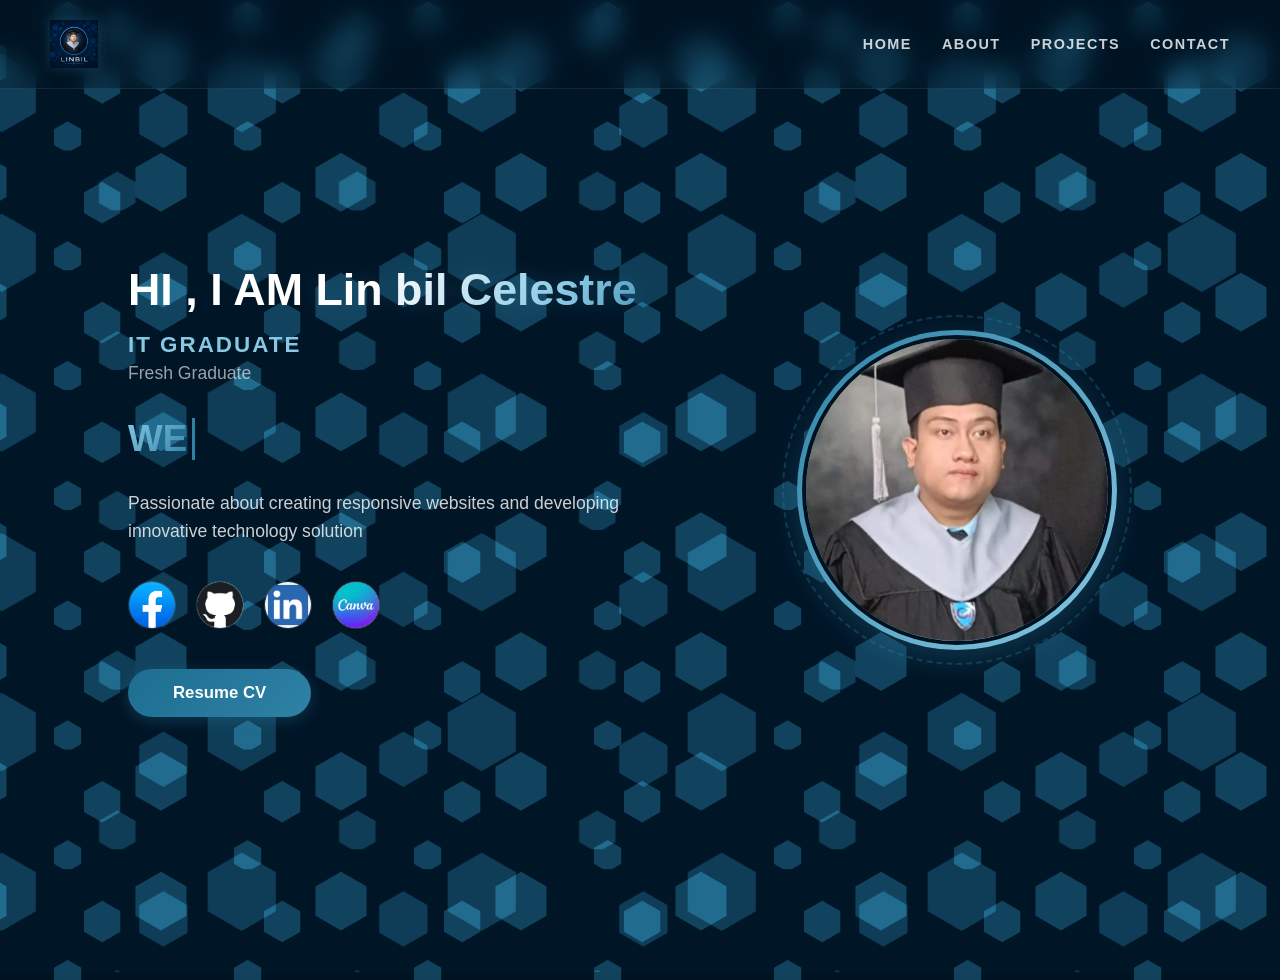
<file: index.html>
<!DOCTYPE html>
<html lang="en">

<head>
    <meta charset="UTF-8">
    <meta name="viewport" content="width=device-width, initial-scale=1.0">
    <title>Portfolio</title>
    <link rel="icon" type="image/png" href="logo.png">
    <link rel="stylesheet" href="index.css">
</head>

<body>
    <script src="header.js" data-prefix="./"></script>

    <section class="hero">
        <div class="hero-content">
            <h1>HI , I AM <span class="name-highlight">Lin bil Celestre</span></h1>
            <h3 class="title-grad">IT GRADUATE</h3>
            <p class="subtitle-grad">Fresh Graduate</p>
            <h2 class="typing-text"><span class="typed-text"></span><span class="cursor">&nbsp;</span></h2>
            <p class="desc">Passionate about creating responsive websites and developing innovative technology solution
            </p>
            <div class="social-links">
                <a href="https://www.facebook.com/celestre.linbil" target="_blank" class="social-icon"><img
                        src="Picture/facebook.png" alt="Facebook"></a>
                <a href="https://github.com/Linbil21" target="_blank" class="social-icon"><img src="Picture/github.png"
                        alt="GitHub"></a>
                <a href="https://www.linkedin.com/in/linbil-celestre-6bb6b2396/" target="_blank"
                    class="social-icon"><img src="Picture/Linkidin.jpg" alt="LinkedIn"></a>
                <a href="https://www.canva.com/design/DAHLhT8pnPQ/FmAVMrvHLdE8I1X_SdRUAA/edit" target="_blank"
                    class="social-icon"><img src="Picture/logo.jpg" alt="Canva"></a>
            </div>
            <a href="Resume/Lin%20bil%20_Celestre_CV_2026.pdf" target="_blank" class="btn-resume">Resume CV</a>
        </div>
        <div class="hero-image">
            <div class="image-wrapper">
                <img src="Picture/Graduate.jpg" alt="Linbil Profile">
            </div>
        </div>
    </section>

    <script>
        // Typewriter Effect
        const words = ["WEB DEVELOPER", "FRONT END DEVELOPER"];
        let wordIndex = 0;
        let charIndex = 0;
        let isDeleting = false;
        const typedTextSpan = document.querySelector(".typed-text");

        function type() {
            const currentWord = words[wordIndex];
            if (isDeleting) {
                typedTextSpan.textContent = currentWord.substring(0, charIndex - 1);
                charIndex--;
            } else {
                typedTextSpan.textContent = currentWord.substring(0, charIndex + 1);
                charIndex++;
            }

            let typeSpeed = isDeleting ? 50 : 100;

            if (!isDeleting && charIndex === currentWord.length) {
                typeSpeed = 2000; // Pause at full word
                isDeleting = true;
            } else if (isDeleting && charIndex === 0) {
                isDeleting = false;
                wordIndex = (wordIndex + 1) % words.length;
                typeSpeed = 500; // Pause before typing next word
            }

            setTimeout(type, typeSpeed);
        }

        document.addEventListener("DOMContentLoaded", () => {
            setTimeout(type, 1000);
        });
    </script>

</body>

</html>
</file>
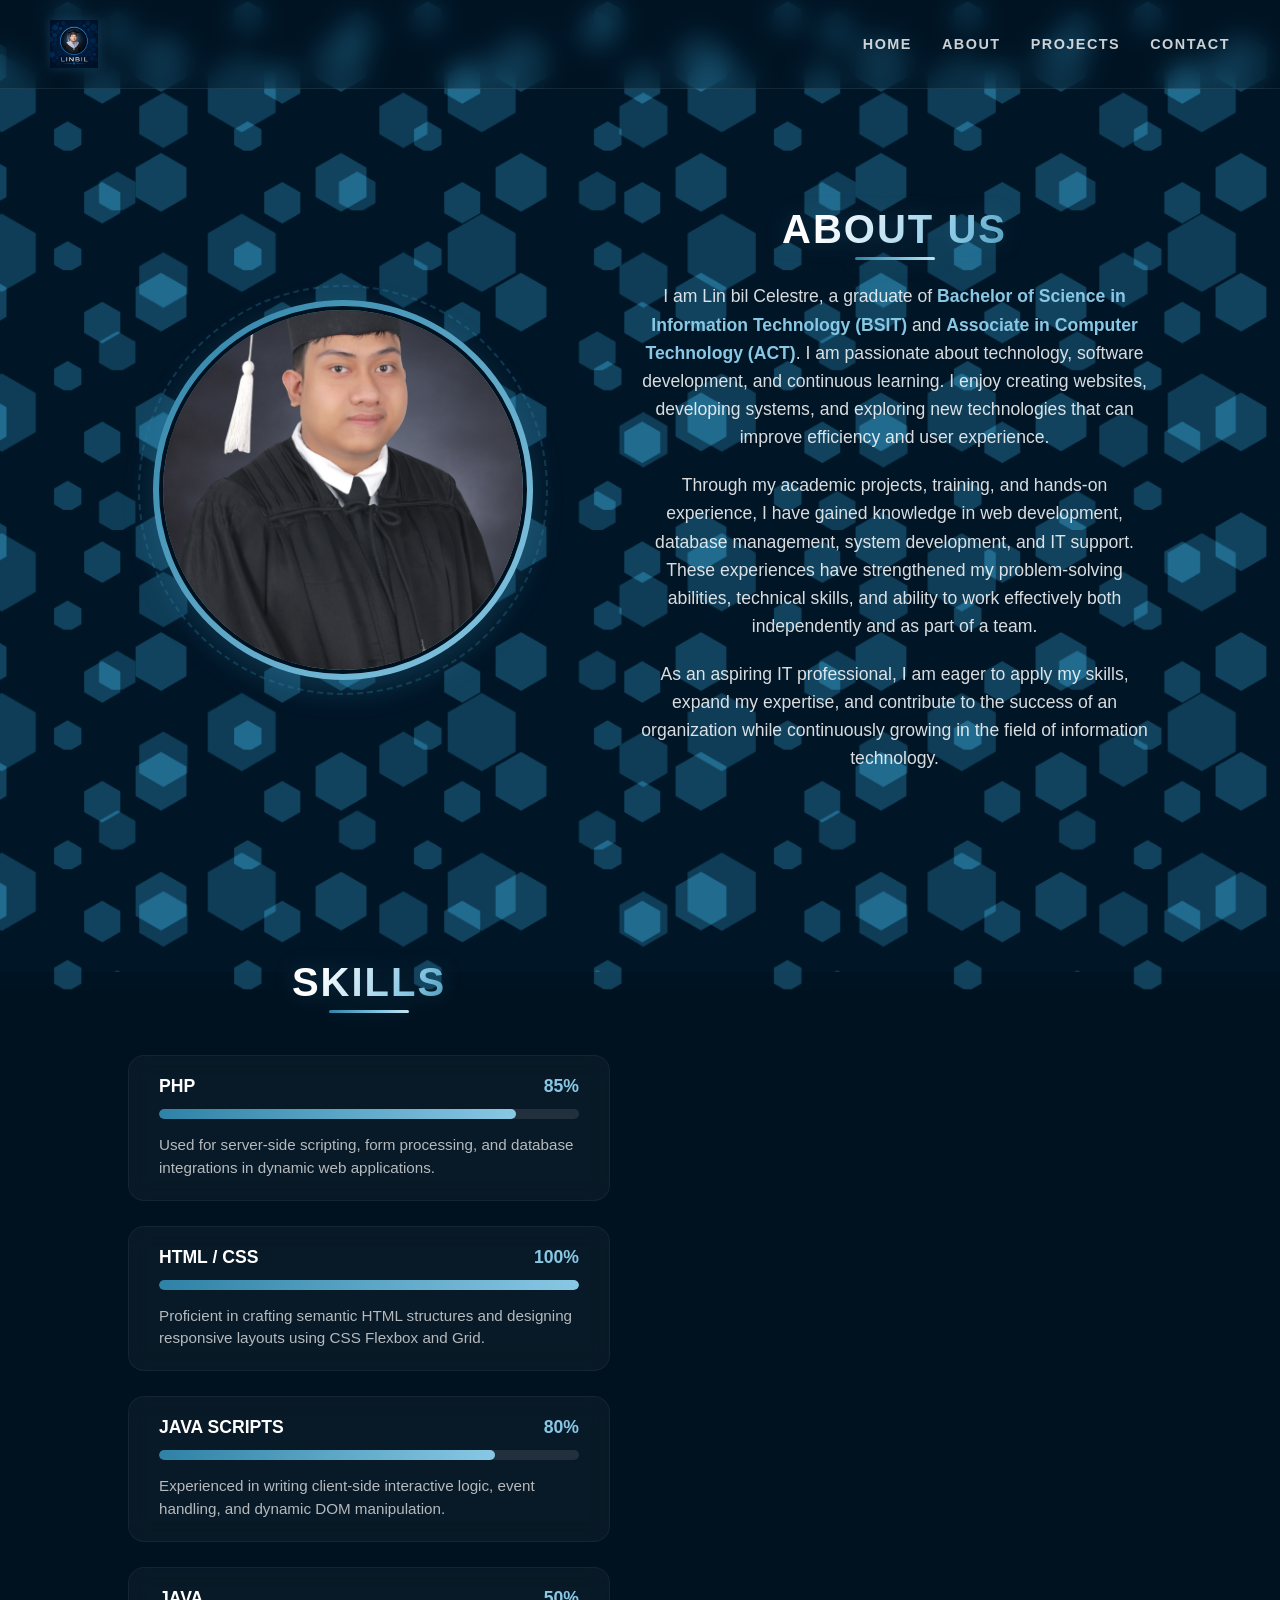
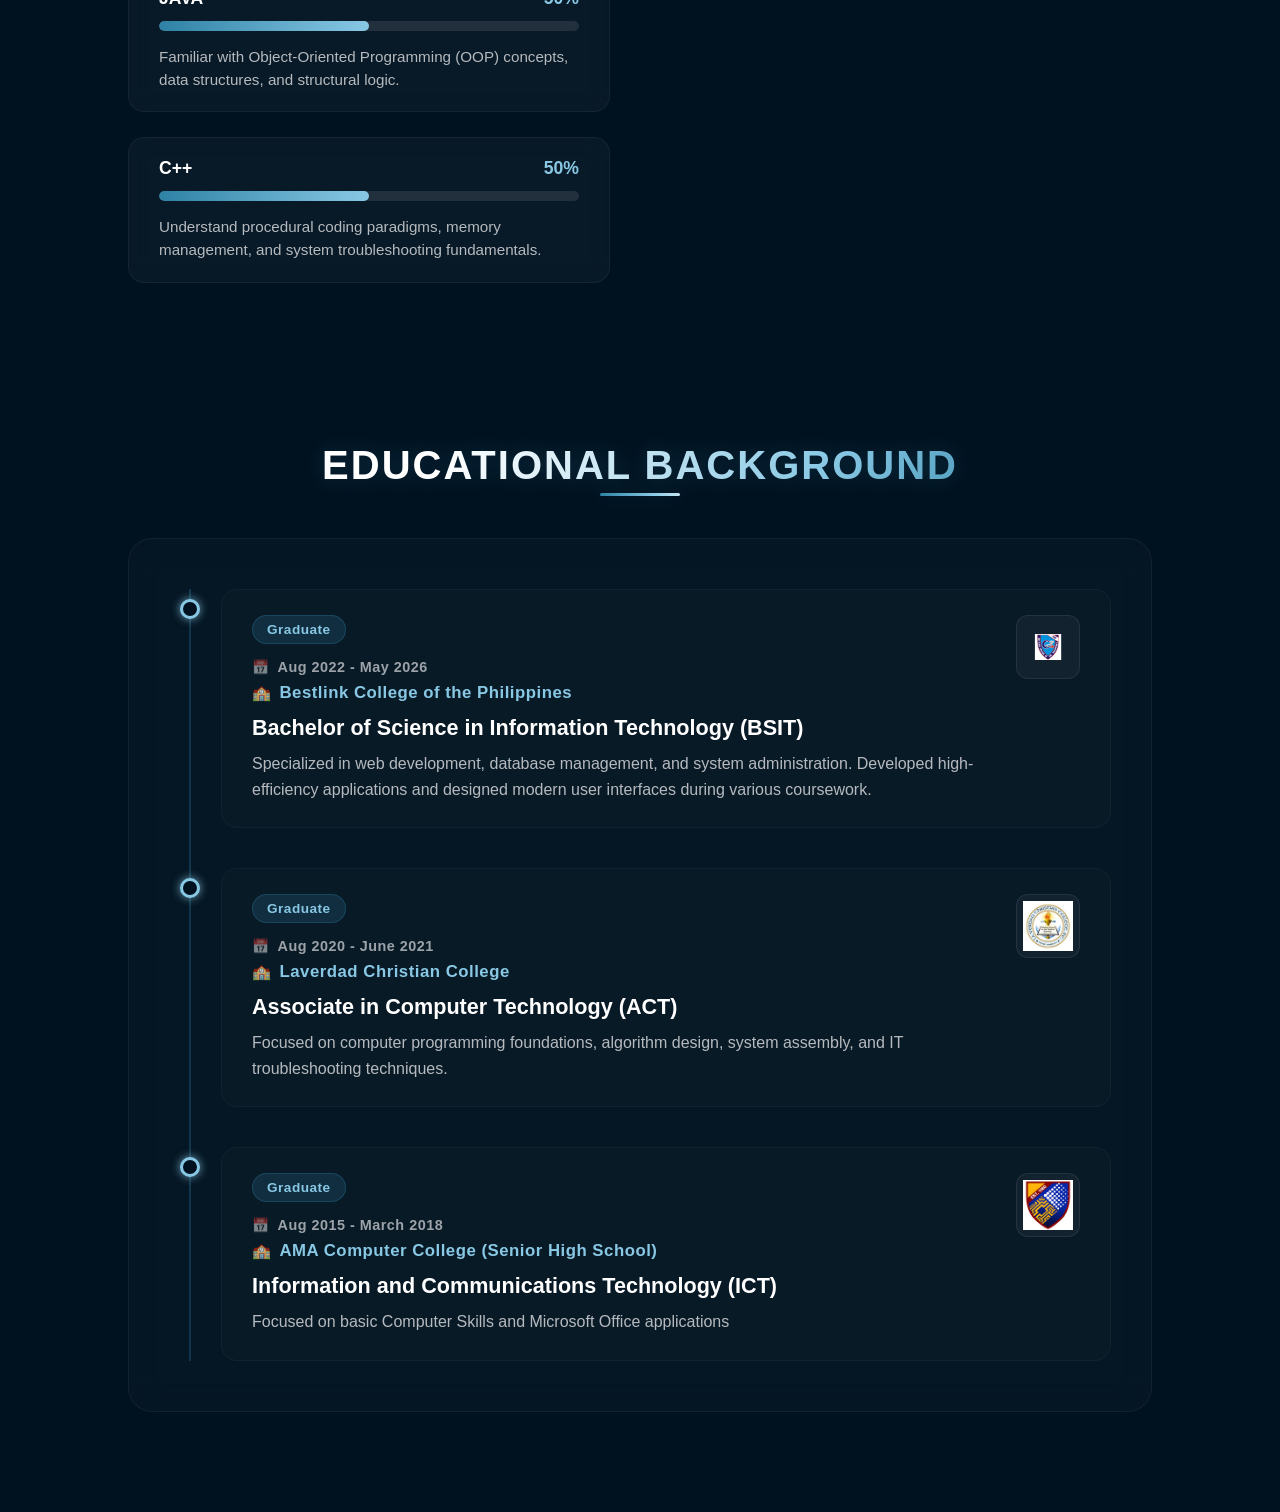
<file: About/index.html>
<!DOCTYPE html>
<html lang="en">

<head>
    <meta charset="UTF-8">
    <meta name="viewport" content="width=device-width, initial-scale=1.0">
    <title> About</title>
    <link rel="icon" type="image/png" href="../logo.png">
    <link rel="stylesheet" href="../index.css">

</head>

<body>
    <script src="../header.js" data-prefix="../"></script>

    <section class="about-section">
        <div class="about-container">
            <div class="about-image">
                <div class="about-image-wrapper">
                    <img src="../About/About.JPG" alt="Linbil Profile">
                </div>
            </div>
            <div class="about-content">
                <h2 class="about-title">ABOUT US</h2>
                <div class="about-text">
                    <p>I am Lin bil Celestre, a graduate of <strong>Bachelor of Science in Information Technology
                            (BSIT)</strong> and <strong>Associate in Computer Technology (ACT)</strong>. I am passionate
                        about technology, software development, and continuous learning. I enjoy creating websites,
                        developing systems, and exploring new technologies that can improve efficiency and user
                        experience.</p>
                    <p>Through my academic projects, training, and hands-on experience, I have gained knowledge in web
                        development, database management, system development, and IT support. These experiences have
                        strengthened my problem-solving abilities, technical skills, and ability to work effectively
                        both independently and as part of a team.</p>
                    <p>As an aspiring IT professional, I am eager to apply my skills, expand my expertise, and
                        contribute to the success of an organization while continuously growing in the field of
                        information technology.</p>
                </div>
            </div>
        </div>
    </section>




    <section class="skills-subjects-section">
        <div class="skills-subjects-container">

            <!-- Left Side: My Skills -->
            <div class="skills-column">
                <h2 class="skills-title">SKILLS</h2>
                <div class="skills-list">
                    <div class="skill-card">
                        <div class="skill-info">
                            <span>PHP</span>
                            <span>85%</span>
                        </div>
                        <div class="progress-bar">
                            <div class="progress" style="--progress-width: 85%;"></div>
                        </div>
                        <p class="skill-desc">Used for server-side scripting, form processing, and database integrations
                            in dynamic web applications.</p>
                    </div>
                    <div class="skill-card">
                        <div class="skill-info">
                            <span>HTML / CSS</span>
                            <span>100%</span>
                        </div>
                        <div class="progress-bar">
                            <div class="progress" style="--progress-width: 100%;"></div>
                        </div>
                        <p class="skill-desc">Proficient in crafting semantic HTML structures and designing responsive
                            layouts using CSS Flexbox and Grid.</p>
                    </div>
                    <div class="skill-card">
                        <div class="skill-info">
                            <span>JAVA SCRIPTS</span>
                            <span>80%</span>
                        </div>
                        <div class="progress-bar">
                            <div class="progress" style="--progress-width: 80%;"></div>
                        </div>
                        <p class="skill-desc">Experienced in writing client-side interactive logic, event handling, and
                            dynamic DOM manipulation.</p>
                    </div>
                    <div class="skill-card">
                        <div class="skill-info">
                            <span>JAVA</span>
                            <span>50%</span>
                        </div>
                        <div class="progress-bar">
                            <div class="progress" style="--progress-width: 50%;"></div>
                        </div>
                        <p class="skill-desc">Familiar with Object-Oriented Programming (OOP) concepts, data structures,
                            and structural logic.</p>
                    </div>
                    <div class="skill-card">
                        <div class="skill-info">
                            <span>C++</span>
                            <span>50%</span>
                        </div>
                        <div class="progress-bar">
                            <div class="progress" style="--progress-width: 50%;"></div>
                        </div>
                        <p class="skill-desc">Understand procedural coding paradigms, memory management, and system
                            troubleshooting fundamentals.</p>
                    </div>
                </div>
            </div>

    </section>

    <!-- Educational Background Section -->
    <section class="education-section">
        <div class="education-container">
            <h2 class="skills-title">EDUCATIONAL BACKGROUND</h2>
            <div class="education-glass-box">
                <div class="education-timeline">
                    <div class="timeline-item">
                        <div class="timeline-dot"></div>
                        <div class="education-card">
                            <div class="education-card-logo">
                                <img src="./logo/bestlink -logo.png" alt="Bestlink College of the Philippines Logo">
                            </div>
                            <div class="education-card-content">
                                <span class="education-date">Graduate</span>
                                <h4 class="education-years">Aug 2022 - May 2026</h4>
                                <p class="education-school">Bestlink College of the Philippines</p>
                                <h3>Bachelor of Science in Information Technology (BSIT)</h3>
                                <p class="education-desc">Specialized in web development, database management, and
                                    system
                                    administration. Developed high-efficiency applications and designed modern user
                                    interfaces during various coursework.</p>
                            </div>
                        </div>
                    </div>
                    <div class="timeline-item">
                        <div class="timeline-dot"></div>
                        <div class="education-card">
                            <div class="education-card-logo">
                                <img src="./logo/Laverdad -logo.jpg" alt="La Verdad Christian College Logo">
                            </div>
                            <div class="education-card-content">
                                <span class="education-date">Graduate</span>
                                <h4 class="education-years">Aug 2020 - June 2021</h4>
                                <p class="education-school">Laverdad Christian College</p>
                                <h3>Associate in Computer Technology (ACT)</h3>
                                <p class="education-desc">Focused on computer programming foundations, algorithm design,
                                    system assembly, and IT troubleshooting techniques.</p>
                            </div>
                        </div>
                    </div>

                    <div class="timeline-item">
                        <div class="timeline-dot"></div>
                        <div class="education-card">
                            <div class="education-card-logo">
                                <img src="./logo/ama Logo.png" alt="AMA Computer College Logo">
                            </div>
                            <div class="education-card-content">
                                <span class="education-date">Graduate</span>
                                <h4 class="education-years">Aug 2015 - March 2018</h4>
                                <p class="education-school">AMA Computer College (Senior High School)</p>
                                <h3>Information and Communications Technology (ICT)</h3>
                                <p class="education-desc">Focused on basic Computer Skills and Microsoft Office
                                    applications</p>
                            </div>
                        </div>
                    </div>
                </div>
            </div>
        </div>
    </section>


</body>

</html>
</file>
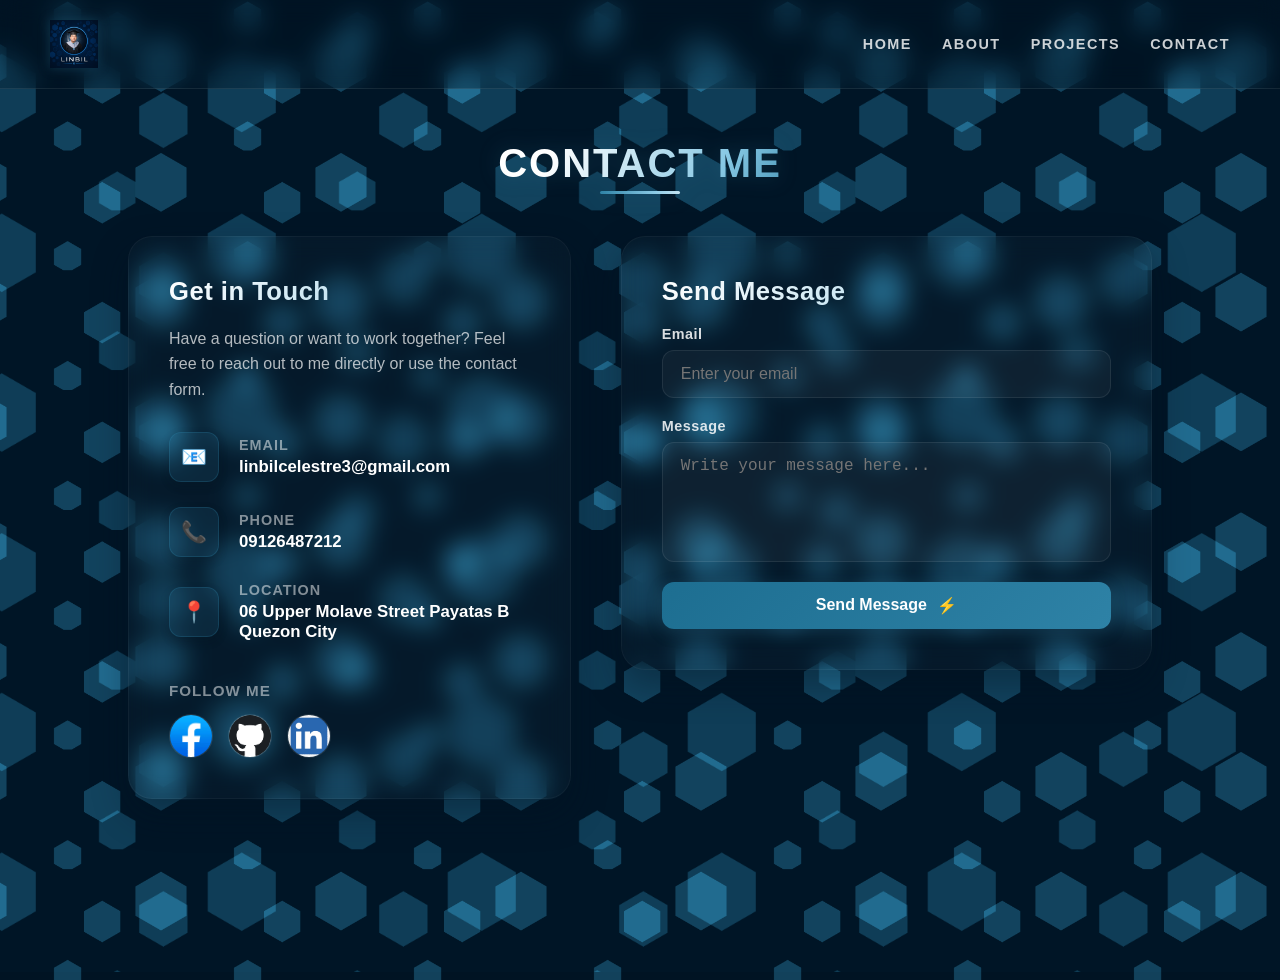
<file: Contact/index.html>
<!DOCTYPE html>
<html lang="en">

<head>
    <meta charset="UTF-8">
    <meta name="viewport" content="width=device-width, initial-scale=1.0">
    <title> Contact</title>
    <link rel="icon" type="image/png" href="../logo.png">
    <link rel="stylesheet" href="../index.css">
    <link rel="stylesheet" href="../Contact/Contact.css">
</head>

<body>
    <script src="../header.js" data-prefix="../"></script>

    <section class="contact-section">
        <div class="contact-container">
            <h2 class="contact-title">CONTACT ME</h2>

            <div class="contact-wrapper">
                <!-- Left side: Contact Info -->
                <div class="contact-info-panel">
                    <h3>Get in Touch</h3>
                    <p class="contact-desc">Have a question or want to work together? Feel free to reach out to me
                        directly or use the contact form.</p>

                    <div class="contact-details">
                        <div class="contact-item">
                            <span class="contact-icon">📧</span>
                            <div class="contact-item-text">
                                <h4>Email</h4>
                                <a href="mailto:linbilcelestre3@gmail.com">linbilcelestre3@gmail.com</a>
                            </div>
                        </div>
                        <div class="contact-item">
                            <span class="contact-icon">📞</span>
                            <div class="contact-item-text">
                                <h4>Phone</h4>
                                <a href="tel:+639126487212">09126487212</a>
                            </div>
                        </div>
                        <div class="contact-item">
                            <span class="contact-icon">📍</span>
                            <div class="contact-item-text">
                                <h4>Location</h4>
                                <p>06 Upper Molave Street Payatas B Quezon City</p>
                            </div>
                        </div>
                    </div>

                    <div class="social-links-panel">
                        <h4>Follow Me</h4>
                        <div class="social-icons">
                            <a href="https://www.facebook.com/celestre.linbil" target="_blank" class="social-icon"><img
                                    src="../Picture/facebook.png" alt="Facebook"></a>
                            <a href="https://github.com/Linbil21" target="_blank" class="social-icon"><img
                                    src="../Picture/github.png" alt="GitHub"></a>
                            <a href="https://www.linkedin.com/in/linbil-celestre-6bb6b2396/" target="_blank"
                                class="social-icon"><img src="../Picture/Linkidin.jpg" alt="LinkedIn"></a>

                        </div>
                    </div>
                </div>

                <!-- Right side: Contact Form -->
                <div class="contact-form-panel">
                    <h3>Send Message</h3>
                    <form id="contact-form" onsubmit="handleContactSubmit(event)">
                        <div class="form-group">
                            <label for="email">Email</label>
                            <input type="email" id="email" name="email" required placeholder="Enter your email">
                        </div>
                        <div class="form-group">
                            <label for="message">Message</label>
                            <textarea id="message" name="message" rows="5" required
                                placeholder="Write your message here..."></textarea>
                        </div>
                        <button type="submit" class="submit-form-btn">
                            <span>Send Message</span>
                            <span class="btn-icon">⚡</span>
                        </button>
                    </form>
                </div>
            </div>
        </div>
    </section>

    <!-- Success Toast Notification -->
    <div id="success-toast" class="toast-overlay">
        <div class="toast-content">
            <span class="toast-success-icon">✔️</span>
            <h3>Message Sent!</h3>
            <p>Thank you for reaching out. I'll get back to you as soon as possible.</p>
            <button onclick="closeToast()" class="toast-btn">Awesome</button>
        </div>
    </div>

    <script>
        function handleContactSubmit(event) {
            event.preventDefault();

            const email = document.getElementById("email").value;
            const message = document.getElementById("message").value;
            const btn = document.querySelector(".submit-form-btn");
            const btnText = btn.querySelector("span");

            btnText.innerText = "Sending...";
            btn.disabled = true;

            fetch("https://formsubmit.co/ajax/linbilcelestre3@gmail.com", {
                method: "POST",
                headers: {
                    'Content-Type': 'application/json',
                    'Accept': 'application/json'
                },
                body: JSON.stringify({
                    email: email,
                    message: message
                })
            })
            .then(response => response.json())
            .then(data => {
                btnText.innerText = "Send Message";
                btn.disabled = false;
                // Show the success toast modal
                document.getElementById("success-toast").classList.add("active");
                // Reset the form
                document.getElementById("contact-form").reset();
            })
            .catch(error => {
                console.log(error);
                btnText.innerText = "Send Message";
                btn.disabled = false;
                alert("Failed to send message. Please try again.");
            });
        }

        function closeToast() {
            document.getElementById("success-toast").classList.remove("active");
        }

        // Close toast on outside click
        window.onclick = function (event) {
            const toast = document.getElementById("success-toast");
            if (event.target == toast) {
                closeToast();
            }
        }
    </script>
</body>

</html>
</file>
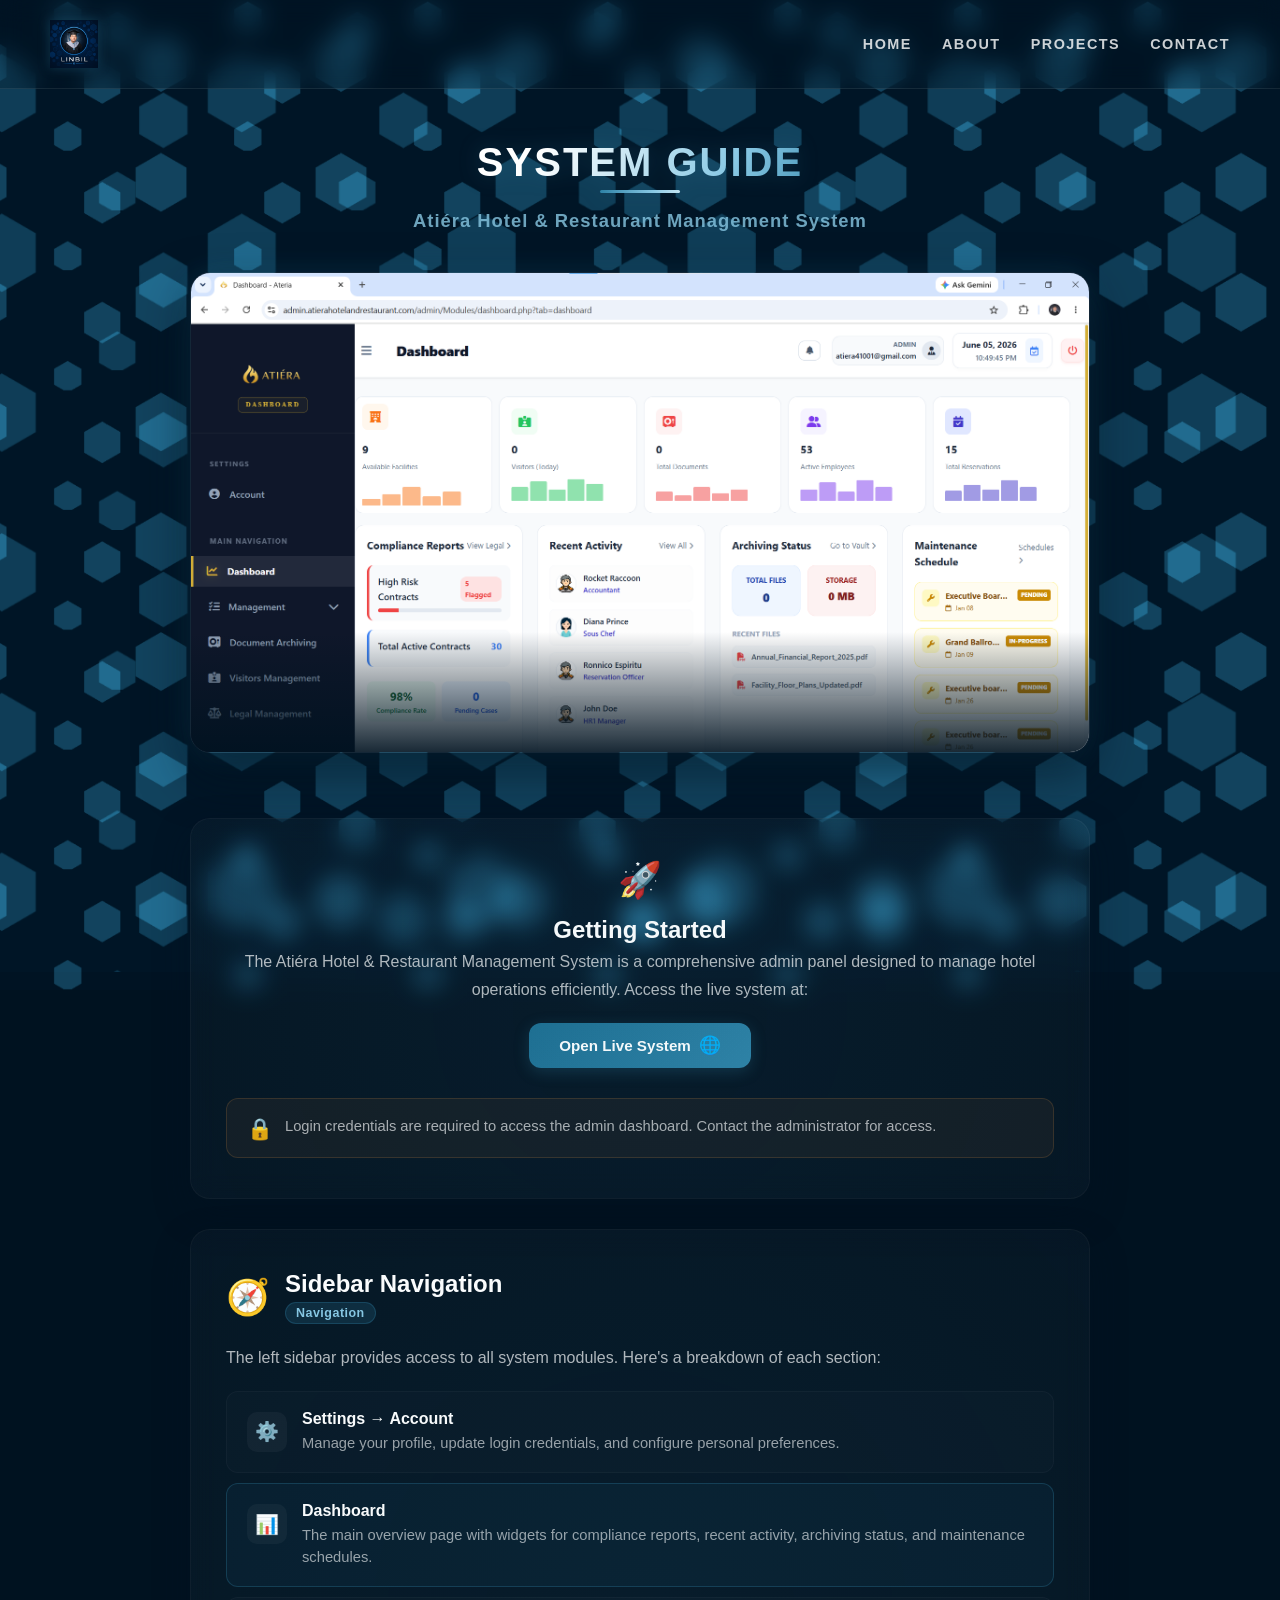
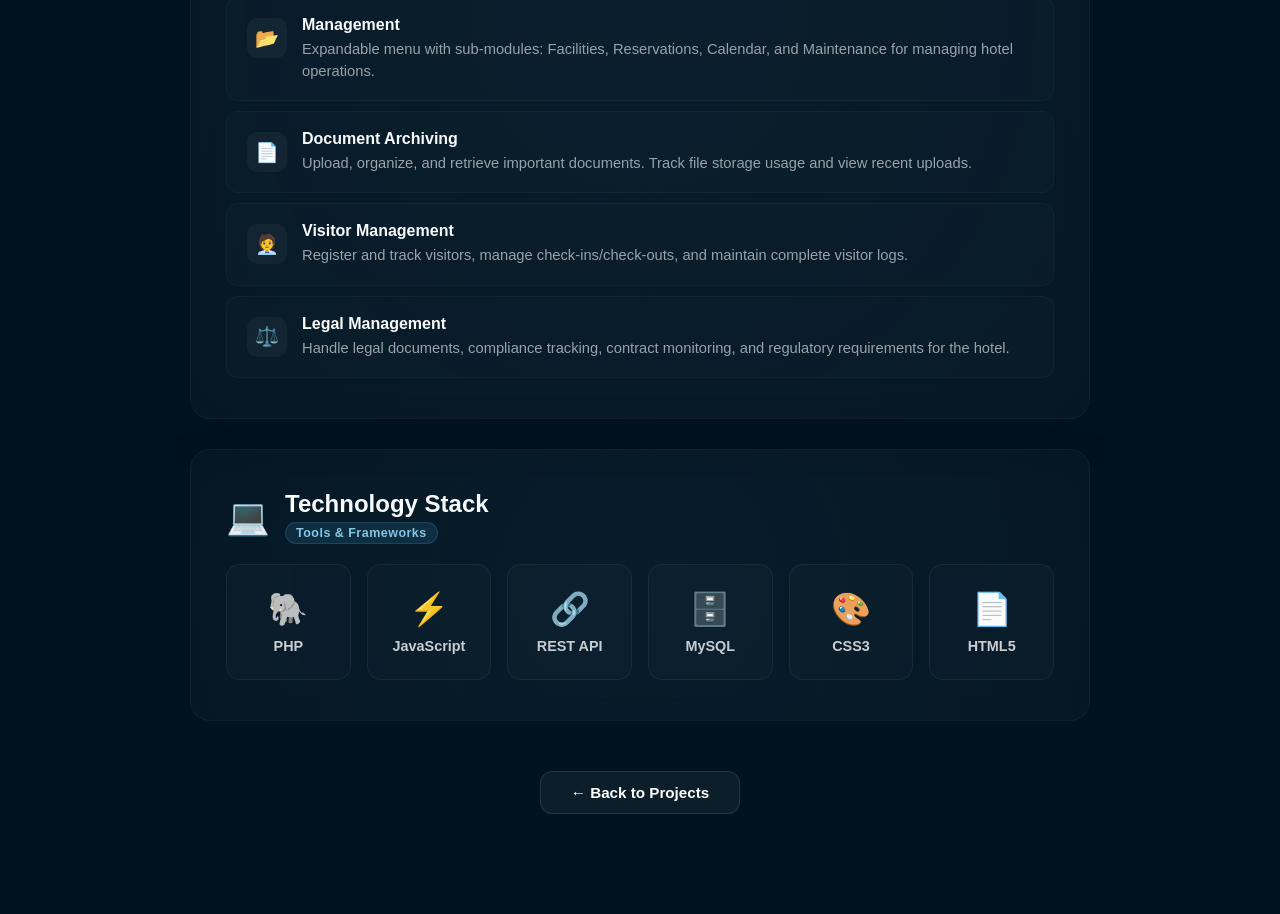
<file: GUIDE/index.html>
<!DOCTYPE html>
<html lang="en">

<head>
    <meta charset="UTF-8">
    <meta name="viewport" content="width=device-width, initial-scale=1.0">
    <title>Guide - Atiéra Hotel & Restaurant Management System</title>
    <meta name="description"
        content="Guide for the Atiéra Hotel & Restaurant Management System - Learn how to navigate and use the admin dashboard.">
    <link rel="icon" type="image/png" href="../logo.png">
    <link rel="stylesheet" href="../index.css">
    <link rel="stylesheet" href="index.css">
</head>

<body>
    <script src="../header.js" data-prefix="../"></script>

    <section class="guide-section">
        <div class="guide-container">
            <h1 class="guide-title">SYSTEM GUIDE</h1>
            <p class="guide-subtitle">Atiéra Hotel & Restaurant Management System</p>

            <!-- System Preview Carousel -->
            <div class="guide-carousel">
                <div class="guide-carousel-track" id="ateria-track">
                    <img src="../Screenshot/Atiera.png"      alt="Atiéra Overview" class="carousel-slide">
                    <img src="../Album/Ateria/Dashboard.png"           alt="Dashboard"           class="carousel-slide">
                    <img src="../Album/Ateria/Maintenance.png"         alt="Maintenance"         class="carousel-slide">
                    <img src="../Album/Ateria/Document-archiving.png"  alt="Document Archiving"  class="carousel-slide">
                    <img src="../Album/Ateria/Facilities.png"          alt="Facilities"          class="carousel-slide">
                    <img src="../Album/Ateria/Calendar.png"            alt="Calendar"            class="carousel-slide">
                    <img src="../Album/Ateria/Visitor.png"             alt="Visitor"             class="carousel-slide">
                    <img src="../Album/Ateria/Reports.png"             alt="Reports"             class="carousel-slide">
                    <img src="../Album/Ateria/legalmanagement.png"     alt="Legal Management"    class="carousel-slide">
                    <img src="../Album/Ateria/Loading.png"             alt="Loading"             class="carousel-slide">
                </div>
                <div class="guide-carousel-glow"></div>
                <div class="guide-carousel-dots" id="ateria-dots"></div>
            </div>

            <!-- Getting Started -->
            <div class="guide-card guide-intro-card">
                <div class="guide-card-icon">🚀</div>
                <h2>Getting Started</h2>
                <p>The Atiéra Hotel & Restaurant Management System is a comprehensive admin panel designed to manage
                    hotel operations efficiently. Access the live system at:</p>
                <a href="https://admin.atierahotelandrestaurant.com/" target="_blank" class="guide-link-btn">
                    <span>Open Live System</span>
                    <span class="guide-link-icon">🌐</span>
                </a>
                <div class="guide-note">
                    <span class="note-icon">🔒</span>
                    <p>Login credentials are required to access the admin dashboard. Contact the administrator for
                        access.</p>
                </div>
            </div>

            <!-- Sidebar Navigation -->
            <div class="guide-card">
                <div class="guide-card-header">
                    <div class="guide-card-icon">🧭</div>
                    <div>
                        <h2>Sidebar Navigation</h2>
                        <span class="guide-card-tag">Navigation</span>
                    </div>
                </div>
                <p>The left sidebar provides access to all system modules. Here's a breakdown of each section:</p>
                <div class="guide-nav-list">
                    <div class="guide-nav-item">
                        <div class="nav-item-icon">⚙️</div>
                        <div>
                            <h4>Settings → Account</h4>
                            <p>Manage your profile, update login credentials, and configure personal preferences.</p>
                        </div>
                    </div>
                    <div class="guide-nav-item active-nav">
                        <div class="nav-item-icon">📊</div>
                        <div>
                            <h4>Dashboard</h4>
                            <p>The main overview page with widgets for compliance reports, recent activity, archiving status, and maintenance schedules.</p>
                        </div>
                    </div>
                    <div class="guide-nav-item">
                        <div class="nav-item-icon">📂</div>
                        <div>
                            <h4>Management</h4>
                            <p>Expandable menu with sub-modules: Facilities, Reservations, Calendar, and Maintenance for managing hotel operations.</p>
                        </div>
                    </div>
                    <div class="guide-nav-item">
                        <div class="nav-item-icon">📄</div>
                        <div>
                            <h4>Document Archiving</h4>
                            <p>Upload, organize, and retrieve important documents. Track file storage usage and view recent uploads.</p>
                        </div>
                    </div>
                    <div class="guide-nav-item">
                        <div class="nav-item-icon">🧑‍💼</div>
                        <div>
                            <h4>Visitor Management</h4>
                            <p>Register and track visitors, manage check-ins/check-outs, and maintain complete visitor logs.</p>
                        </div>
                    </div>
                    <div class="guide-nav-item">
                        <div class="nav-item-icon">⚖️</div>
                        <div>
                            <h4>Legal Management</h4>
                            <p>Handle legal documents, compliance tracking, contract monitoring, and regulatory requirements for the hotel.</p>
                        </div>
                    </div>
                </div>
            </div>

            <!-- Tech Stack -->
            <div class="guide-card">
                <div class="guide-card-header">
                    <div class="guide-card-icon">💻</div>
                    <div>
                        <h2>Technology Stack</h2>
                        <span class="guide-card-tag">Tools & Frameworks</span>
                    </div>
                </div>
                <div class="guide-tech-stack">
                    <div class="tech-item">
                        <div class="tech-icon">🐘</div>
                        <span>PHP</span>
                    </div>
                    <div class="tech-item">
                        <div class="tech-icon">⚡</div>
                        <span>JavaScript</span>
                    </div>
                    <div class="tech-item">
                        <div class="tech-icon">🔗</div>
                        <span>REST API</span>
                    </div>
                    <div class="tech-item">
                        <div class="tech-icon">🗄️</div>
                        <span>MySQL</span>
                    </div>
                    <div class="tech-item">
                        <div class="tech-icon">🎨</div>
                        <span>CSS3</span>
                    </div>
                    <div class="tech-item">
                        <div class="tech-icon">📄</div>
                        <span>HTML5</span>
                    </div>
                </div>
            </div>

            <!-- Back to Projects -->
            <div class="guide-back">
                <a href="../Projects/index.html" class="guide-back-btn">
                    <span>← Back to Projects</span>
                </a>
            </div>
        </div>
    </section>
    <script>
        (function() {
            const track = document.getElementById('ateria-track');
            const dotsContainer = document.getElementById('ateria-dots');
            const slides = track.querySelectorAll('.carousel-slide');
            let current = 0;
            let timer;

            // Set first slide as active
            slides[0].classList.add('active-slide');

            // Build dots
            dotsContainer.style.gap = '7px';
            slides.forEach((_, i) => {
                const dot = document.createElement('button');
                dot.className = 'c-dot' + (i === 0 ? ' c-dot--active' : '');
                dot.setAttribute('aria-label', 'Slide ' + (i + 1));
                dot.addEventListener('click', () => { goTo(i); resetTimer(); });
                dotsContainer.appendChild(dot);
            });

            function goTo(idx) {
                slides[current].classList.remove('active-slide');
                current = (idx + slides.length) % slides.length;
                slides[current].classList.add('active-slide');
                dotsContainer.querySelectorAll('.c-dot').forEach((d, i) => {
                    d.classList.toggle('c-dot--active', i === current);
                });
            }

            function resetTimer() {
                clearInterval(timer);
                timer = setInterval(() => goTo(current + 1), 3500);
            }

            resetTimer();
        })();
    </script>
</body>

</html>
</file>
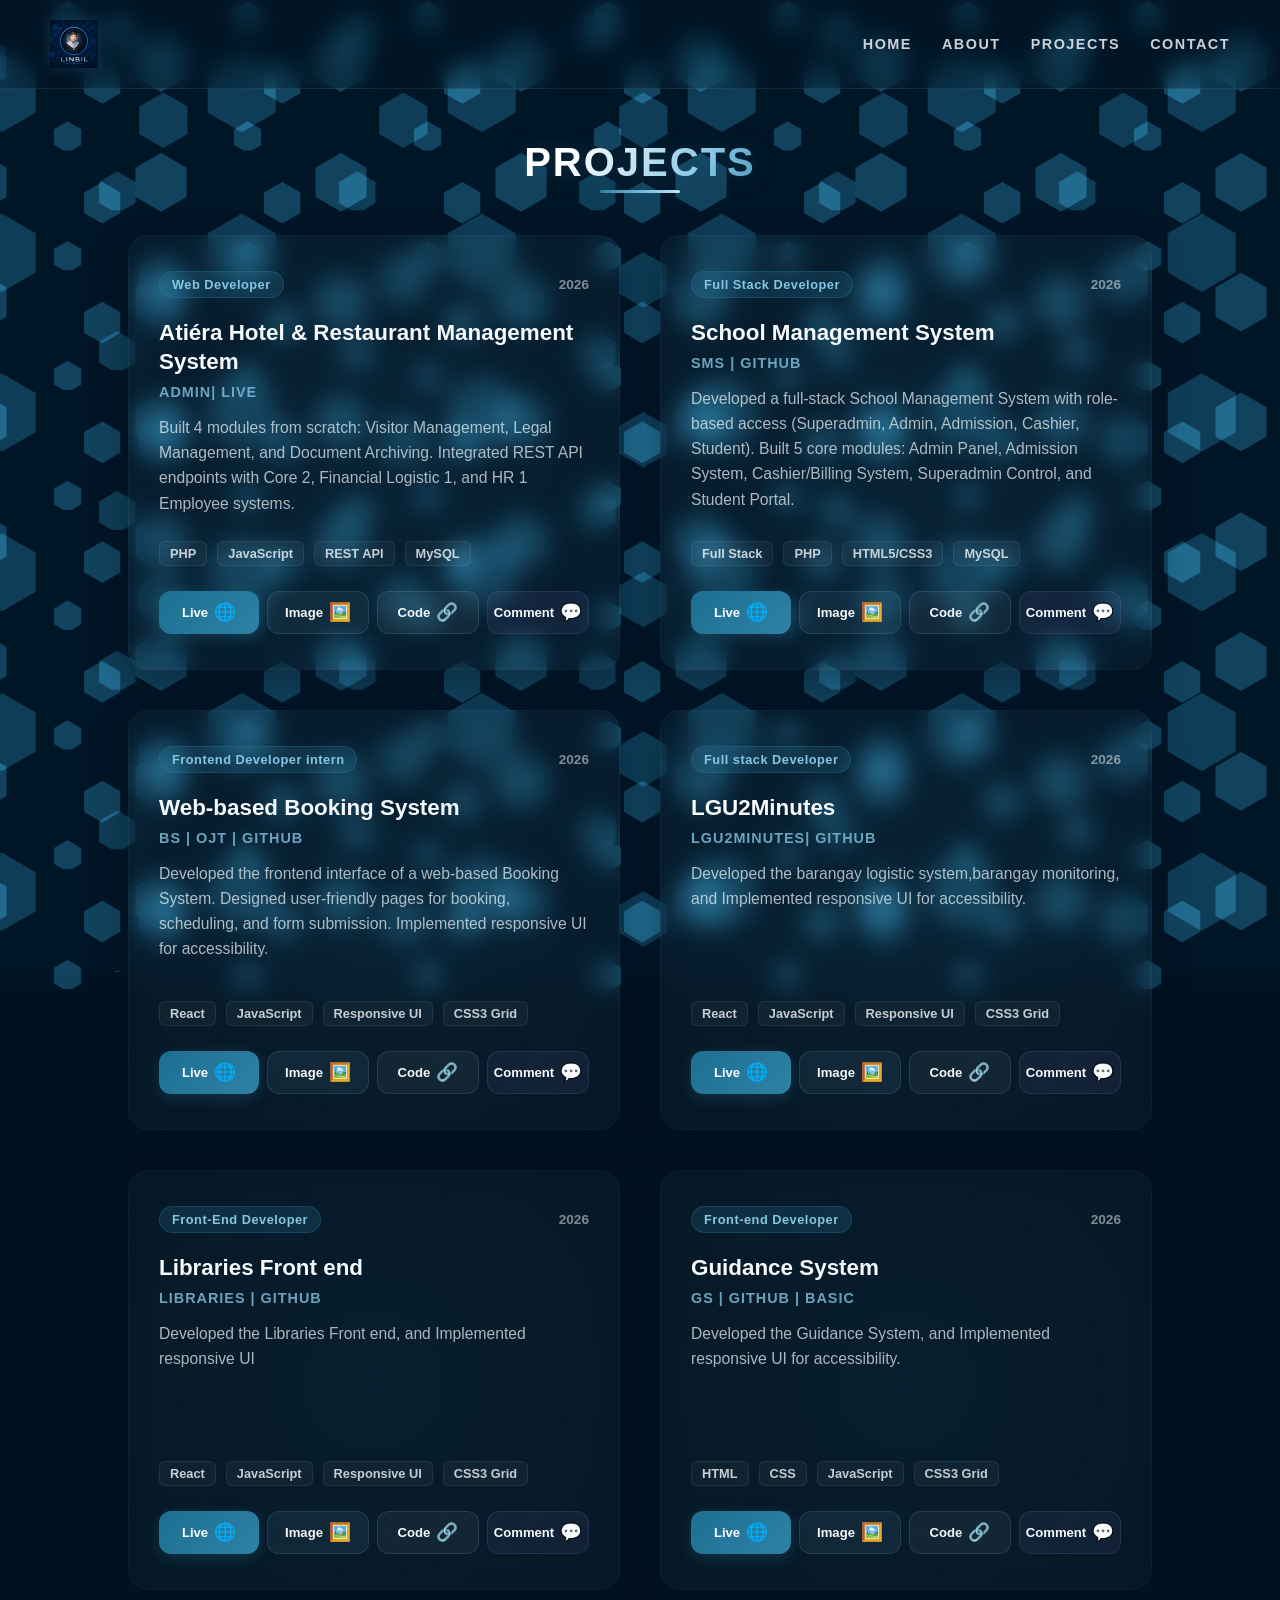
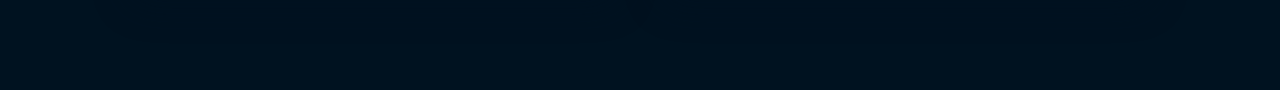
<file: Projects/index.html>
<!DOCTYPE html>
<html lang="en">

<head>
    <meta charset="UTF-8">
    <meta name="viewport" content="width=device-width, initial-scale=1.0">
    <title>Projects</title>
    <link rel="icon" type="image/png" href="../logo.png">
    <link rel="stylesheet" href="../index.css">
    <link rel="stylesheet" href="../Projects/index.css">
</head>

<body>
    <script src="../header.js" data-prefix="../"></script>

    <section class="projects-section">
        <div class="projects-container">
            <h2 class="projects-title">PROJECTS</h2>

            <div class="projects-grid">
                <!-- Project 1: Atiéra Hotel and Restaurant Management System -->
                <div class="project-card" style="cursor: pointer;" onclick="viewProjectComments('Atiéra Hotel & Restaurant Management System', event)">
                    <div class="project-card-header">
                        <span class="project-badge">Web Developer</span>
                        <span class="project-date"> 2026</span>
                    </div>
                    <div class="project-card-content">
                        <h3 class="project-card-title">Atiéra Hotel & Restaurant Management System</h3>
                        <p class="project-card-type">ADMIN| Live</p>
                        <p class="project-card-desc">
                            Built 4 modules from scratch: Visitor Management, Legal Management, and Document Archiving.
                            Integrated REST API endpoints with Core 2, Financial Logistic 1, and HR 1 Employee systems.
                        </p>
                        <div class="project-tech-tags">
                            <span>PHP</span>
                            <span>JavaScript</span>
                            <span>REST API</span>
                            <span>MySQL</span>
                        </div>
                    </div>
                    <div class="project-card-footer">
                        <a href="https://admin.atierahotelandrestaurant.com/" target="_blank"
                            class="project-btn live-btn">
                            <span>Live</span>
                            <span class="btn-icon">🌐</span>
                        </a>
                        <a href="#" class="project-btn image-btn"
                            onclick="showProjectImage(event, ['../Album/Ateria/Login Page.png', '../Album/Ateria/Calendar.png', '../Album/Ateria/Dashboard.png', '../Album/Ateria/Document-archiving.png', '../Album/Ateria/Facilities.png', '../Album/Ateria/Loading.png', '../Album/Ateria/Maintenance.png', '../Album/Ateria/Reports.png', '../Album/Ateria/Visitor.png', '../Album/Ateria/legalmanagement.png'], '../GUIDE/index.html')">
                            <span>Image</span>
                            <span class="btn-icon">🖼️</span>
                        </a>
                        <a href="https://github.com/Linbil21" target="_blank" class="project-btn github-btn"
                            onclick="checkPrivateSource(event, 'https://github.com/Linbil21/admin')">
                            <span>Code</span>
                            <span class="btn-icon">🔗</span>
                        </a>
                        <a href="#" class="project-btn comment-btn"
                            onclick="showCommentModal(event, 'Atiéra Hotel & Restaurant Management System')">
                            <span>Comment</span>
                            <span class="btn-icon">💬</span>
                        </a>
                    </div>
                </div>

                <!-- Project 2: School Management System -->
                <div class="project-card" style="cursor: pointer;" onclick="viewProjectComments('School Management System', event)">
                    <div class="project-card-header">
                        <span class="project-badge">Full Stack Developer</span>
                        <span class="project-date"> 2026</span>
                    </div>
                    <div class="project-card-content">
                        <h3 class="project-card-title">School Management System</h3>
                        <p class="project-card-type">SMS | GitHub</p>
                        <p class="project-card-desc">
                            Developed a full-stack School Management System with role-based access (Superadmin, Admin,
                            Admission, Cashier, Student). Built 5 core modules: Admin Panel, Admission System,
                            Cashier/Billing System, Superadmin Control, and Student Portal.
                        </p>
                        <div class="project-tech-tags">
                            <span>Full Stack</span>
                            <span>PHP</span>
                            <span>HTML5/CSS3</span>
                            <span>MySQL</span>
                        </div>
                    </div>
                    <div class="project-card-footer">
                        <a href="#" class="project-btn live-btn" onclick="showMaintenanceModal(event)">
                            <span>Live</span>
                            <span class="btn-icon">🌐</span>
                        </a>
                        <a href="#" class="project-btn image-btn"
                            onclick="showProjectImage(event, ['../Album/SMS/Landing page.png', '../Album/SMS/Admin.png', '../Album/SMS/Admission.png', '../Album/SMS/Cashier.png', '../Album/SMS/Student.png', '../Album/SMS/Superadmin.png'], '../GUIDE/index2.html')">
                            <span>Image</span>
                            <span class="btn-icon">🖼️</span>
                        </a>
                        <a href="https://github.com/Linbil21/SMS" target="_blank" class="project-btn github-btn"
                            onclick="checkPrivateSource(event, 'https://github.com/Linbil21/SMS')">
                            <span>Code</span>
                            <span class="btn-icon">🔗</span>
                        </a>
                        <a href="#" class="project-btn comment-btn"
                            onclick="showCommentModal(event, 'School Management System')">
                            <span>Comment</span>
                            <span class="btn-icon">💬</span>
                        </a>
                    </div>
                </div>

                <!-- Project 3: Booking System -->
                <div class="project-card" style="cursor: pointer;" onclick="viewProjectComments('Web-based Booking System', event)">
                    <div class="project-card-header">
                        <span class="project-badge">Frontend Developer intern</span>
                        <span class="project-date">2026</span>
                    </div>
                    <div class="project-card-content">
                        <h3 class="project-card-title">Web-based Booking System</h3>
                        <p class="project-card-type">BS | OJT | GitHub </p>
                        <p class="project-card-desc">
                            Developed the frontend interface of a web-based Booking System. Designed user-friendly pages
                            for booking, scheduling, and form submission. Implemented responsive UI for accessibility.
                        </p>
                        <div class="project-tech-tags">
                            <span>React</span>
                            <span>JavaScript</span>
                            <span>Responsive UI</span>
                            <span>CSS3 Grid</span>
                        </div>
                    </div>
                    <div class="project-card-footer">
                        <a href="https://masterdriving.ph" target="_blank" class="project-btn live-btn">
                            <span>Live</span>
                            <span class="btn-icon">🌐</span>
                        </a>
                        <a href="#" class="project-btn image-btn"
                            onclick="showProjectImage(event, ['../Album/Master_Driving/Landing_page.png', '../Album/Master_Driving/Login_page.png', '../Album/Master_Driving/ADMIN DASHBOARD.png', '../Album/Master_Driving/Bookings.png', '../Album/Master_Driving/Schdules.png', '../Album/Master_Driving/Walk in enrollment.png', '../Album/Master_Driving/Students.png', '../Album/Master_Driving/CRM Management.png', '../Album/Master_Driving/Financials.png', '../Album/Master_Driving/analytics.png', '../Album/Master_Driving/news events.png'], '../GUIDE/index3.html')">
                            <span>Image</span>
                            <span class="btn-icon">🖼️</span>
                        </a>
                        <a href="https://github.com/Linbil21/Master_Driving_Site" target="_blank"
                            class="project-btn github-btn"
                            onclick="checkPrivateSource(event, 'https://github.com/Linbil21/Master_Driving_Site')">
                            <span>Code</span>
                            <span class="btn-icon">🔗</span>
                        </a>
                        <a href="#" class="project-btn comment-btn"
                            onclick="showCommentModal(event, 'Web-based Booking System')">
                            <span>Comment</span>
                            <span class="btn-icon">💬</span>
                        </a>
                    </div>
                </div>

                <!-- Project 4 Logistic System Baragay -->
                <div class="project-card" style="cursor: pointer;" onclick="viewProjectComments('LGU2Minutes', event)">
                    <div class="project-card-header">
                        <span class="project-badge">Full stack Developer</span>
                        <span class="project-date">2026</span>
                    </div>
                    <div class="project-card-content">
                        <h3 class="project-card-title">LGU2Minutes</h3>
                        <p class="project-card-type">LGU2Minutes| GitHub </p>
                        <p class="project-card-desc">
                            Developed the barangay logistic system,barangay monitoring, and Implemented responsive UI
                            for
                            accessibility.
                        </p>
                        <div class="project-tech-tags">
                            <span>React</span>
                            <span>JavaScript</span>
                            <span>Responsive UI</span>
                            <span>CSS3 Grid</span>
                        </div>
                    </div>
                    <div class="project-card-footer">
                        <a href="#" class="project-btn live-btn" onclick="showMaintenanceModal(event)">
                            <span>Live</span>
                            <span class="btn-icon">🌐</span>
                        </a>
                        <a href="#" class="project-btn image-btn"
                            onclick="showProjectImage(event, ['../Album/Lgu2Minutes/Landing page.png', '../Album/Lgu2Minutes/login page.png', '../Album/Lgu2Minutes/Dashboard.png', '../Album/Lgu2Minutes/2fa.png', '../Album/Lgu2Minutes/Account & Security management.png', '../Album/Lgu2Minutes/Attendance .png', '../Album/Lgu2Minutes/Coucilor directory.png', '../Album/Lgu2Minutes/Library.png', '../Album/Lgu2Minutes/Minutes Editors.png', '../Album/Lgu2Minutes/Monitoring.png', '../Album/Lgu2Minutes/Records.png', '../Album/Lgu2Minutes/Roll call.png', '../Album/Lgu2Minutes/Session Minuetes.png', '../Album/Lgu2Minutes/Tracking.png', '../Album/Lgu2Minutes/Trascribe.png', '../Album/Lgu2Minutes/Trasmitte.png', '../Album/Lgu2Minutes/Verification code.png', '../Album/Lgu2Minutes/agenda builder.png', '../Album/Lgu2Minutes/commitees hub.png', '../Album/Lgu2Minutes/reading application.png', '../Album/Lgu2Minutes/salary module.png'], '../GUIDE/index4.html')">
                            <span>Image</span>
                            <span class="btn-icon">🖼️</span>
                        </a>
                        <a href="https://github.com/Linbil21" target="_blank" class="project-btn github-btn"
                            onclick="checkPrivateSource(event, 'https://github.com/Linbil21')">
                            <span>Code</span>
                            <span class="btn-icon">🔗</span>
                        </a>
                        <a href="#" class="project-btn comment-btn"
                            onclick="showCommentModal(event, 'LGU2Minutes')">
                            <span>Comment</span>
                            <span class="btn-icon">💬</span>
                        </a>
                    </div>
                </div>




                <!-- Project 5 Libraries Front end -->
                <div class="project-card" style="cursor: pointer;" onclick="viewProjectComments('Libraries Front end', event)">
                    <div class="project-card-header">
                        <span class="project-badge">Front-End Developer</span>
                        <span class="project-date">2026</span>
                    </div>
                    <div class="project-card-content">
                        <h3 class="project-card-title">Libraries Front end</h3>
                        <p class="project-card-type">Libraries | GitHub </p>
                        <p class="project-card-desc">
                            Developed the Libraries Front end, and Implemented responsive UI
                        </p>
                        <div class="project-tech-tags">
                            <span>React</span>
                            <span>JavaScript</span>
                            <span>Responsive UI</span>
                            <span>CSS3 Grid</span>
                        </div>
                    </div>
                    <div class="project-card-footer">
                        <a href="https://linbil21.github.io/library/login.html" class="project-btn live-btn">
                            <span>Live</span>
                            <span class="btn-icon">🌐</span>
                        </a>
                        <a href="#" class="project-btn image-btn"
                            onclick="showProjectImage(event, ['../Album/Libriaies/Login page.png', '../Album/Libriaies/Dashboard.png', '../Album/Libriaies/Borrowers.png', '../Album/Libriaies/LibraryFines.png', '../Album/Libriaies/NewArrivals.png', '../Album/Libriaies/About Us.png', '../Album/Libriaies/ContactUs.png', '../Album/Libriaies/help .png'], '../GUIDE/index5.html')">
                            <span>Image</span>
                            <span class="btn-icon">🖼️</span>
                        </a>
                        <a href="https://linbil21.github.io/library/login.html" target="_blank"
                            class="project-btn github-btn"
                            onclick="checkPrivateSource(event, 'https://github.com/Linbil21/Libraries')">
                            <span>Code</span>
                            <span class="btn-icon">🔗</span>
                        </a>
                        <a href="#" class="project-btn comment-btn"
                            onclick="showCommentModal(event, 'Libraries Front end')">
                            <span>Comment</span>
                            <span class="btn-icon">💬</span>
                        </a>
                    </div>
                </div>


                <!-- Project 6 Guidance System -->
                <div class="project-card" style="cursor: pointer;" onclick="viewProjectComments('Guidance System', event)">
                    <div class="project-card-header">
                        <span class="project-badge">Front-end Developer</span>
                        <span class="project-date">2026</span>
                    </div>
                    <div class="project-card-content">
                        <h3 class="project-card-title">Guidance System</h3>
                        <p class="project-card-type">GS | GitHub | Basic </p>
                        <p class="project-card-desc">
                            Developed the Guidance System, and Implemented responsive UI for
                            accessibility.
                        </p>
                        <div class="project-tech-tags">
                            <span>HTML</span>
                            <span>CSS</span>
                            <span>JavaScript</span>
                            <span>CSS3 Grid</span>
                        </div>
                    </div>
                    <div class="project-card-footer">
                        <a href="https://linbil21.github.io/Guidance/login.html" target="_blank"
                            class="project-btn live-btn">
                            <span>Live</span>
                            <span class="btn-icon">🌐</span>
                        </a>
                        <a href="#" class="project-btn image-btn"
                            onclick="showProjectImage(event, ['../Album/Guidance/Appoitment.png', '../Album/Guidance/Counseling.png', '../Album/Guidance/Dashboard.png', '../Album/Guidance/Document.png', '../Album/Guidance/Posting.png', '../Album/Guidance/Student report.png', '../Album/Guidance/Testing.png', '../Album/Guidance/research.png'], '../GUIDE/index6.html')">
                            <span>Image</span>
                            <span class="btn-icon">🖼️</span>
                        </a>
                        <a href="https://github.com/Linbil21" target="_blank" class="project-btn github-btn"
                            onclick="checkPrivateSource(event, 'https://github.com/Linbil21')">
                            <span>Code</span>
                            <span class="btn-icon">🔗</span>
                        </a>
                        <a href="#" class="project-btn comment-btn"
                            onclick="showCommentModal(event, 'Guidance System')">
                            <span>Comment</span>
                            <span class="btn-icon">💬</span>
                        </a>
                    </div>
                </div>
            </div>
        </div>
    </section>

    <!-- Password Modal -->
    <div id="password-modal" class="modal-overlay">
        <div class="modal-content">
            <span class="close-modal-btn" onclick="closePasswordModal()">&times;</span>
            <h3>Private Repository</h3>
            <p>This repository is private. Please enter the password to view the source code.</p>
            <p>click eye icon to show password</p>
            <div class="password-input-container">
                <input type="password" id="modal-password-input" placeholder="Enter password">
                <span class="password-toggle-icon" onclick="togglePasswordVisibility()">👁️</span>
            </div>
            <div id="modal-error-msg" class="modal-error"></div>
            <div class="modal-actions">
                <button onclick="closePasswordModal()" class="modal-btn cancel-btn">Cancel</button>
                <button onclick="submitPassword()" class="modal-btn submit-btn">Submit</button>
            </div>
        </div>
    </div>

    <!-- Maintenance Modal -->
    <div id="maintenance-modal" class="modal-overlay">
        <div class="modal-content maintenance-content">
            <span class="close-modal-btn" onclick="closeMaintenanceModal()">&times;</span>
            <div class="maintenance-icon">🛠️</div>
            <h3>Website Under Maintenance</h3>
            <p>This project website is currently under maintenance or development. We are working hard to bring it live
                soon!</p>
            <p>It hasn't been uploaded to the hosting yet; it's still only in xampp.</p>
            <div class="modal-actions">
                <button onclick="closeMaintenanceModal()" class="modal-btn close-btn">Okay</button>
            </div>
        </div>
    </div>

    <!-- Image Preview Modal -->
    <div id="image-modal" class="modal-overlay">
        <div class="modal-content image-modal-content">
            <span class="close-modal-btn" onclick="closeImageModal()">&times;</span>
            <div class="image-modal-wrapper">
                <div id="modal-images-container"></div>
                <div class="slider-dots" id="modal-slider-dots"></div>
                <a id="modal-guide-link" href="#" class="image-guide-overlay" style="display: none;">
                    <span class="guide-overlay-icon">📖</span>
                    <span class="guide-overlay-text">Guide</span>
                </a>
            </div>
        </div>
    </div>

    <!-- Comment Modal -->
    <div id="comment-modal" class="modal-overlay">
        <div class="modal-content">
            <span class="close-modal-btn" onclick="closeCommentModal()">&times;</span>
            <h3>Leave a Comment</h3>
            <p id="comment-modal-project-name" style="color: var(--accent-color); font-weight: bold; margin-bottom: 15px;"></p>
            
            <div id="comments-accordion" style="background: rgba(255,255,255,0.05); padding: 12px 15px; border-radius: 8px; margin-bottom: 20px; cursor: pointer; display: flex; justify-content: space-between; align-items: center; border: 1px solid rgba(255,255,255,0.1); transition: background 0.3s;" onmouseover="this.style.background='rgba(255,255,255,0.08)'" onmouseout="this.style.background='rgba(255,255,255,0.05)'" onclick="toggleCommentsList()">
                <span style="color: white; font-weight: bold; font-size: 0.95rem;">View Comments (<span id="comments-count">0</span>)</span>
                <span id="comments-toggle-icon" style="color: rgba(255,255,255,0.7); font-size: 0.8rem; transition: transform 0.3s ease;">▼</span>
            </div>

            <div id="comments-list" style="max-height: 250px; overflow-y: auto; margin-bottom: 20px; text-align: left; padding-right: 5px; display: none;">
                <!-- Comments will be injected here -->
            </div>

            <form id="project-comment-form" onsubmit="submitComment(event)">
                <div class="form-group" style="text-align: left;">
                    <label for="comment-name" style="color: rgba(255,255,255,0.8); font-size: 0.9rem;">Name (Optional)</label>
                    <input type="text" id="comment-name" placeholder="Your Name" style="width: 100%; padding: 12px; margin-bottom: 15px; margin-top: 5px; border-radius: 8px; border: 1px solid rgba(255, 255, 255, 0.1); background: rgba(255, 255, 255, 0.05); color: white; outline: none; font-family: inherit;">
                </div>
                <div class="form-group" style="text-align: left;">
                    <label for="comment-text" style="color: rgba(255,255,255,0.8); font-size: 0.9rem;">Comment</label>
                    <textarea id="comment-text" rows="4" required placeholder="Write your comment here..." style="width: 100%; padding: 12px; margin-bottom: 20px; margin-top: 5px; border-radius: 8px; border: 1px solid rgba(255, 255, 255, 0.1); background: rgba(255, 255, 255, 0.05); color: white; resize: vertical; outline: none; font-family: inherit;"></textarea>
                </div>
                <div class="modal-actions">
                    <button type="button" onclick="closeCommentModal()" class="modal-btn cancel-btn">Cancel</button>
                    <button type="submit" class="modal-btn submit-btn">Submit</button>
                </div>
            </form>
        </div>
    </div>

    <!-- View Comments Modal -->
    <div id="view-comments-modal" class="modal-overlay">
        <div class="modal-content">
            <span class="close-modal-btn" onclick="closeViewCommentsModal()">&times;</span>
            <h3>Comments</h3>
            <p id="view-comments-project-name" style="color: var(--accent-color); font-weight: bold; margin-bottom: 20px;"></p>
            
            <div id="view-comments-list" style="max-height: 400px; overflow-y: auto; text-align: left; padding-right: 5px;">
                <!-- Comments will be injected here -->
            </div>
        </div>
    </div>

    <!-- Notification Container -->
    <div id="notification-container" class="notification-container"></div>

    <script>
        let targetRepoUrl = "";

        function checkPrivateSource(event, repoUrl) {
            event.preventDefault();
            targetRepoUrl = repoUrl;
            document.getElementById("password-modal").classList.add("active");

            const passwordInput = document.getElementById("modal-password-input");
            passwordInput.value = "";
            passwordInput.type = "password"; // Reset to password
            const toggleIcon = document.querySelector(".password-toggle-icon");
            if (toggleIcon) toggleIcon.textContent = "👁️";

            passwordInput.focus();
            document.getElementById("modal-error-msg").textContent = "";
            document.getElementById("modal-error-msg").style.display = "none";
        }

        function togglePasswordVisibility() {
            const passwordInput = document.getElementById("modal-password-input");
            const toggleIcon = document.querySelector(".password-toggle-icon");

            if (passwordInput.value === "") {
                passwordInput.value = "1234567";
            }

            if (passwordInput.type === "password") {
                passwordInput.type = "text";
                toggleIcon.textContent = "🙈";
            } else {
                passwordInput.type = "password";
                toggleIcon.textContent = "👁️";
            }
        }

        function closePasswordModal() {
            document.getElementById("password-modal").classList.remove("active");
        }

        function submitPassword() {
            const password = document.getElementById("modal-password-input").value;
            // Password is set to '1234567'
            if (password === "1234567") {
                window.open(targetRepoUrl, "_blank");
                closePasswordModal();
            } else {
                const errorDiv = document.getElementById("modal-error-msg");
                errorDiv.textContent = "Incorrect password. Access denied.";
                errorDiv.style.display = "block";
            }
        }

        function showMaintenanceModal(event) {
            event.preventDefault();
            document.getElementById("maintenance-modal").classList.add("active");
        }

        function closeMaintenanceModal() {
            document.getElementById("maintenance-modal").classList.remove("active");
        }

        let modalSlideInterval;
        let currentModalSlide = 0;
        let currentModalImages = [];

        function showProjectImage(event, imageSrc, guideUrl) {
            event.preventDefault();
            const modal = document.getElementById("image-modal");
            const imagesContainer = document.getElementById("modal-images-container");
            const guideLink = document.getElementById("modal-guide-link");
            const dotsContainer = document.getElementById("modal-slider-dots");

            clearInterval(modalSlideInterval);
            currentModalSlide = 0;
            currentModalImages = Array.isArray(imageSrc) ? imageSrc : [imageSrc];

            imagesContainer.innerHTML = '';
            dotsContainer.innerHTML = '';
            
            currentModalImages.forEach((src, idx) => {
                const img = document.createElement('img');
                img.src = src;
                img.alt = "Project Screenshot";
                img.className = `modal-image ${idx === 0 ? 'active-slide' : ''}`;
                imagesContainer.appendChild(img);
            });

            // Spacer to preserve container height so images can crossfade gracefully
            const spacer = document.createElement('img');
            spacer.src = currentModalImages[0];
            spacer.style.width = '100%';
            spacer.style.height = 'auto';
            spacer.style.visibility = 'hidden';
            spacer.style.display = 'block';
            imagesContainer.appendChild(spacer);

            if (currentModalImages.length > 1) {
                currentModalImages.forEach((_, idx) => {
                    const dot = document.createElement('div');
                    dot.className = `slider-dot ${idx === 0 ? 'active' : ''}`;
                    dot.onclick = () => goToModalSlide(idx);
                    dotsContainer.appendChild(dot);
                });

                modalSlideInterval = setInterval(() => {
                    goToModalSlide((currentModalSlide + 1) % currentModalImages.length);
                }, 3500);
            }

            if (guideUrl) {
                guideLink.href = guideUrl;
                guideLink.style.display = "flex";
            } else {
                guideLink.style.display = "none";
            }
            modal.classList.add("active");
        }

        function goToModalSlide(idx) {
            const images = document.querySelectorAll('#modal-images-container .modal-image');
            const dots = document.querySelectorAll('.slider-dot');

            if (images[currentModalSlide]) {
                images[currentModalSlide].classList.remove('active-slide');
            }
            
            currentModalSlide = idx;
            
            if (images[currentModalSlide]) {
                images[currentModalSlide].classList.add('active-slide');
            }

            dots.forEach(d => d.classList.remove('active'));
            if (dots[currentModalSlide]) dots[currentModalSlide].classList.add('active');
        }

        function closeImageModal() {
            document.getElementById("image-modal").classList.remove("active");
            clearInterval(modalSlideInterval);
        }

        function showCommentModal(event, projectName) {
            event.preventDefault();
            document.getElementById("comment-modal-project-name").textContent = projectName;
            document.getElementById("comment-modal").classList.add("active");
            document.getElementById("project-comment-form").reset();
            
            document.getElementById("comments-list").style.display = "none";
            document.getElementById("comments-toggle-icon").style.transform = "rotate(0deg)";
            
            loadComments(projectName);
        }

        function viewProjectComments(projectName, event) {
            // Prevent opening if a footer button was clicked
            if (event && event.target && event.target.closest && event.target.closest('.project-card-footer')) {
                return;
            }
            
            document.getElementById("view-comments-project-name").textContent = projectName;
            document.getElementById("view-comments-modal").classList.add("active");
            
            const commentsList = document.getElementById("view-comments-list");
            commentsList.innerHTML = "";
            
            let defaultComments = [];
            if (projectName === 'Atiéra Hotel & Restaurant Management System') {
                defaultComments = [{ name: "linbil", text: "good" }];
            }
            
            let comments = JSON.parse(localStorage.getItem("comments_" + projectName));
            if (!comments || comments.length === 0) {
                comments = defaultComments;
            }
            
            if (comments.length === 0) {
                commentsList.innerHTML = "<p style='color: rgba(255,255,255,0.5); font-size: 0.9rem; text-align: center; margin-top: 20px;'>No comments yet for this project.</p>";
                return;
            }

            comments.forEach((c, index) => {
                const div = document.createElement("div");
                div.style.background = "rgba(255,255,255,0.05)";
                div.style.borderLeft = "4px solid #ff4d4d";
                div.style.padding = "15px";
                div.style.marginBottom = "15px";
                div.style.borderRadius = "8px";
                div.style.boxShadow = "0 4px 10px rgba(0,0,0,0.3)";
                
                div.innerHTML = `
                    <div style="display: flex; justify-content: space-between; align-items: flex-start;">
                        <div>
                            <div style="font-weight: bold; color: #fff; font-size: 1rem; display: flex; align-items: center; gap: 10px;">
                                <div style="width: 12px; height: 12px; border-radius: 50%; background: #ff4d4d;"></div>
                                ${c.name}
                            </div>
                            <div style="color: rgba(255,255,255,0.8); font-size: 0.9rem; margin-top: 8px; margin-left: 22px; line-height: 1.4;">${c.text}</div>
                        </div>
                        <div style="display: flex; gap: 8px;">
                            <button onclick="updateComment('${projectName}', ${index})" style="background: rgba(255,255,255,0.1); color: white; border: none; padding: 5px 10px; border-radius: 4px; cursor: pointer; font-size: 0.8rem; transition: background 0.3s;" onmouseover="this.style.background='rgba(255,255,255,0.2)'" onmouseout="this.style.background='rgba(255,255,255,0.1)'">Update</button>
                            <button onclick="deleteComment('${projectName}', ${index})" style="background: rgba(255,77,77,0.2); color: #ff4d4d; border: none; padding: 5px 10px; border-radius: 4px; cursor: pointer; font-size: 0.8rem; transition: background 0.3s;" onmouseover="this.style.background='rgba(255,77,77,0.4)'" onmouseout="this.style.background='rgba(255,77,77,0.2)'">Delete</button>
                        </div>
                    </div>
                `;
                commentsList.appendChild(div);
            });
        }

        function closeViewCommentsModal() {
            document.getElementById("view-comments-modal").classList.remove("active");
        }

        function toggleCommentsList() {
            const list = document.getElementById("comments-list");
            const icon = document.getElementById("comments-toggle-icon");
            if (list.style.display === "none") {
                list.style.display = "block";
                icon.style.transform = "rotate(180deg)";
            } else {
                list.style.display = "none";
                icon.style.transform = "rotate(0deg)";
            }
        }

        function loadComments(projectName) {
            const commentsList = document.getElementById("comments-list");
            const commentsCount = document.getElementById("comments-count");
            commentsList.innerHTML = "";
            
            let defaultComments = [];
            if (projectName === 'Atiéra Hotel & Restaurant Management System') {
                defaultComments = [{ name: "linbil", text: "good" }];
            }
            
            let comments = JSON.parse(localStorage.getItem("comments_" + projectName));
            if (!comments || comments.length === 0) {
                comments = defaultComments;
            }
            
            commentsCount.textContent = comments.length;

            if (comments.length === 0) {
                commentsList.innerHTML = "<p style='color: rgba(255,255,255,0.5); font-size: 0.9rem; text-align: center;'>No comments yet. Be the first to comment!</p>";
                return;
            }

            comments.forEach((c, index) => {
                const div = document.createElement("div");
                div.style.background = "rgba(255,255,255,0.05)";
                div.style.borderLeft = "3px solid #ff4d4d";
                div.style.padding = "10px";
                div.style.marginBottom = "10px";
                div.style.borderRadius = "4px";
                
                div.innerHTML = `
                    <div style="display: flex; justify-content: space-between; align-items: flex-start;">
                        <div>
                            <div style="font-weight: bold; color: #fff; font-size: 0.9rem; display: flex; align-items: center; gap: 8px;">
                                <div style="width: 10px; height: 10px; border-radius: 50%; background: #ff4d4d;"></div>
                                ${c.name}
                            </div>
                            <div style="color: rgba(255,255,255,0.7); font-size: 0.85rem; margin-top: 5px; margin-left: 18px;">${c.text}</div>
                        </div>
                        <div style="display: flex; gap: 5px;">
                            <button onclick="updateComment('${projectName}', ${index}, true)" style="background: rgba(255,255,255,0.1); color: white; border: none; padding: 3px 8px; border-radius: 4px; cursor: pointer; font-size: 0.75rem; transition: background 0.3s;" onmouseover="this.style.background='rgba(255,255,255,0.2)'" onmouseout="this.style.background='rgba(255,255,255,0.1)'">Update</button>
                            <button onclick="deleteComment('${projectName}', ${index}, true)" style="background: rgba(255,77,77,0.2); color: #ff4d4d; border: none; padding: 3px 8px; border-radius: 4px; cursor: pointer; font-size: 0.75rem; transition: background 0.3s;" onmouseover="this.style.background='rgba(255,77,77,0.4)'" onmouseout="this.style.background='rgba(255,77,77,0.2)'">Delete</button>
                        </div>
                    </div>
                `;
                commentsList.appendChild(div);
            });
        }

        function closeCommentModal() {
            document.getElementById("comment-modal").classList.remove("active");
        }

        function deleteComment(projectName, index, isFromLoad = false) {
            if(confirm("Are you sure you want to delete this comment?")) {
                let comments = JSON.parse(localStorage.getItem("comments_" + projectName));
                if (comments) {
                    comments.splice(index, 1);
                    localStorage.setItem("comments_" + projectName, JSON.stringify(comments));
                    if (isFromLoad) {
                        loadComments(projectName);
                    } else {
                        viewProjectComments(projectName, {target: document.createElement('div')});
                        loadComments(projectName); // Update the other view just in case
                    }
                }
            }
        }

        function updateComment(projectName, index, isFromLoad = false) {
            let comments = JSON.parse(localStorage.getItem("comments_" + projectName));
            if (comments && comments[index]) {
                const newText = prompt("Update your comment:", comments[index].text);
                if (newText !== null && newText.trim() !== "") {
                    comments[index].text = newText;
                    localStorage.setItem("comments_" + projectName, JSON.stringify(comments));
                    if (isFromLoad) {
                        loadComments(projectName);
                    } else {
                        viewProjectComments(projectName, {target: document.createElement('div')});
                        loadComments(projectName); // Update the other view just in case
                    }
                }
            }
        }

        function submitComment(event) {
            event.preventDefault();
            const btn = event.target.querySelector('.submit-btn');
            const originalText = btn.innerText;
            btn.innerText = "Sending...";
            btn.disabled = true;

            const projectName = document.getElementById("comment-modal-project-name").textContent;
            const commentName = document.getElementById("comment-name").value || "Anonymous";
            const commentText = document.getElementById("comment-text").value;

            // Send via formsubmit to linbilcelestre3@gmail.com
            fetch("https://formsubmit.co/ajax/linbilcelestre3@gmail.com", {
                method: "POST",
                headers: {
                    'Content-Type': 'application/json',
                    'Accept': 'application/json'
                },
                body: JSON.stringify({
                    _subject: `New Project Comment on ${projectName}`,
                    name: commentName,
                    project: projectName,
                    comment: commentText
                })
            })
            .then(response => response.json())
            .then(data => {
                // Save to local storage
                let defaultComments = [];
                if (projectName === 'Atiéra Hotel & Restaurant Management System') {
                    defaultComments = [{ name: "linbil", text: "good" }];
                }
                
                let comments = JSON.parse(localStorage.getItem("comments_" + projectName));
                if (!comments || comments.length === 0) {
                    comments = defaultComments;
                }
                
                comments.push({ name: commentName, text: commentText });
                localStorage.setItem("comments_" + projectName, JSON.stringify(comments));

                showNotification(commentName, commentText);
                loadComments(projectName);
                document.getElementById("project-comment-form").reset();
                btn.innerText = originalText;
                btn.disabled = false;
            })
            .catch(error => {
                console.log(error);
                showNotification("Error", "Failed to send comment. Please try again.");
                btn.innerText = originalText;
                btn.disabled = false;
            });
        }

        // Close modal when clicking outside
        window.onclick = function (event) {
            const passwordModal = document.getElementById("password-modal");
            const maintenanceModal = document.getElementById("maintenance-modal");
            const imageModal = document.getElementById("image-modal");
            const commentModal = document.getElementById("comment-modal");
            const viewCommentsModal = document.getElementById("view-comments-modal");
            if (event.target == passwordModal) {
                closePasswordModal();
            } else if (event.target == maintenanceModal) {
                closeMaintenanceModal();
            } else if (event.target == imageModal) {
                closeImageModal();
            } else if (event.target == commentModal) {
                closeCommentModal();
            } else if (event.target == viewCommentsModal) {
                closeViewCommentsModal();
            }
        }

        // Submit with Enter key
        document.getElementById("modal-password-input").addEventListener("keyup", function (event) {
            if (event.key === "Enter") {
                submitPassword();
            }
        });

        // Notification System
        function showNotification(name, text) {
            const container = document.getElementById("notification-container");
            const notif = document.createElement("div");
            notif.className = "notification-toast";
            
            notif.innerHTML = `
                <div class="notif-circle"></div>
                <div class="notif-content">
                    <p class="notif-name">${name}</p>
                    <p class="notif-text">${text}</p>
                </div>
                <span class="notif-close" onclick="this.parentElement.remove()">&times;</span>
            `;
            
            container.appendChild(notif);
            
            // Auto remove after 5 seconds
            setTimeout(() => {
                if (container.contains(notif)) {
                    notif.style.animation = "slideOutRight 0.3s forwards";
                    setTimeout(() => notif.remove(), 300);
                }
            }, 5000);
        }
    </script>
</body>

</html>
</file>
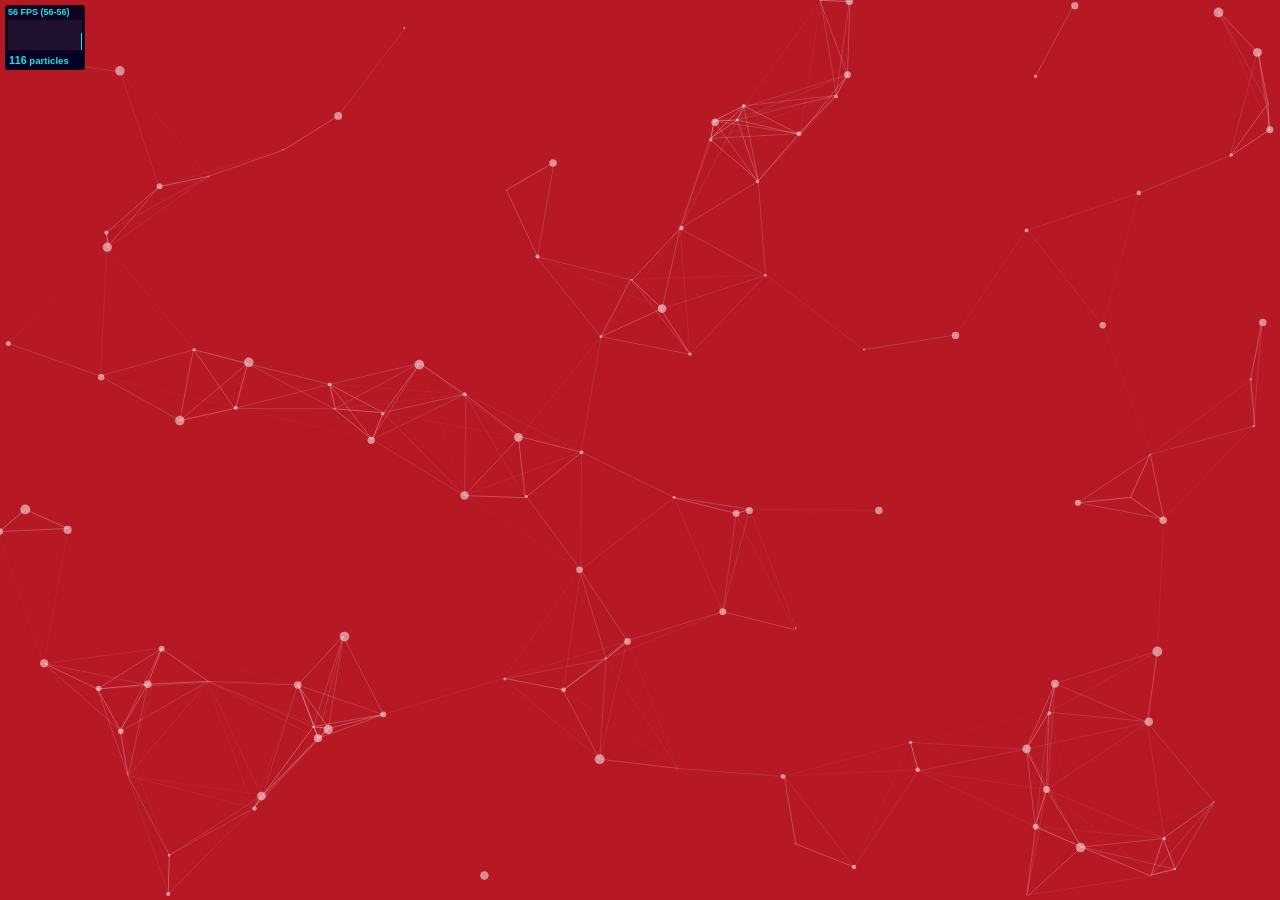
<file: particles.js-master/demo/index.html>
<!DOCTYPE html>
<html lang="en">
<head>
  <meta charset="utf-8">
  <title>particles.js</title>
  <meta name="description" content="particles.js is a lightweight JavaScript library for creating particles.">
  <meta name="author" content="Vincent Garreau" />
  <meta name="viewport" content="width=device-width, initial-scale=1.0, minimum-scale=1.0, maximum-scale=1.0, user-scalable=no">
  <link rel="stylesheet" media="screen" href="css/style.css">
</head>
<body>

<!-- count particles -->
<div class="count-particles">
  <span class="js-count-particles">--</span> particles
</div>

<!-- particles.js container -->
<div id="particles-js"></div>

<!-- scripts -->
<script src="../particles.js"></script>
<script src="js/app.js"></script>

<!-- stats.js -->
<script src="js/lib/stats.js"></script>
<script>
  var count_particles, stats, update;
  stats = new Stats;
  stats.setMode(0);
  stats.domElement.style.position = 'absolute';
  stats.domElement.style.left = '0px';
  stats.domElement.style.top = '0px';
  document.body.appendChild(stats.domElement);
  count_particles = document.querySelector('.js-count-particles');
  update = function() {
    stats.begin();
    stats.end();
    if (window.pJSDom[0].pJS.particles && window.pJSDom[0].pJS.particles.array) {
      count_particles.innerText = window.pJSDom[0].pJS.particles.array.length;
    }
    requestAnimationFrame(update);
  };
  requestAnimationFrame(update);
</script>

</body>
</html>
</file>
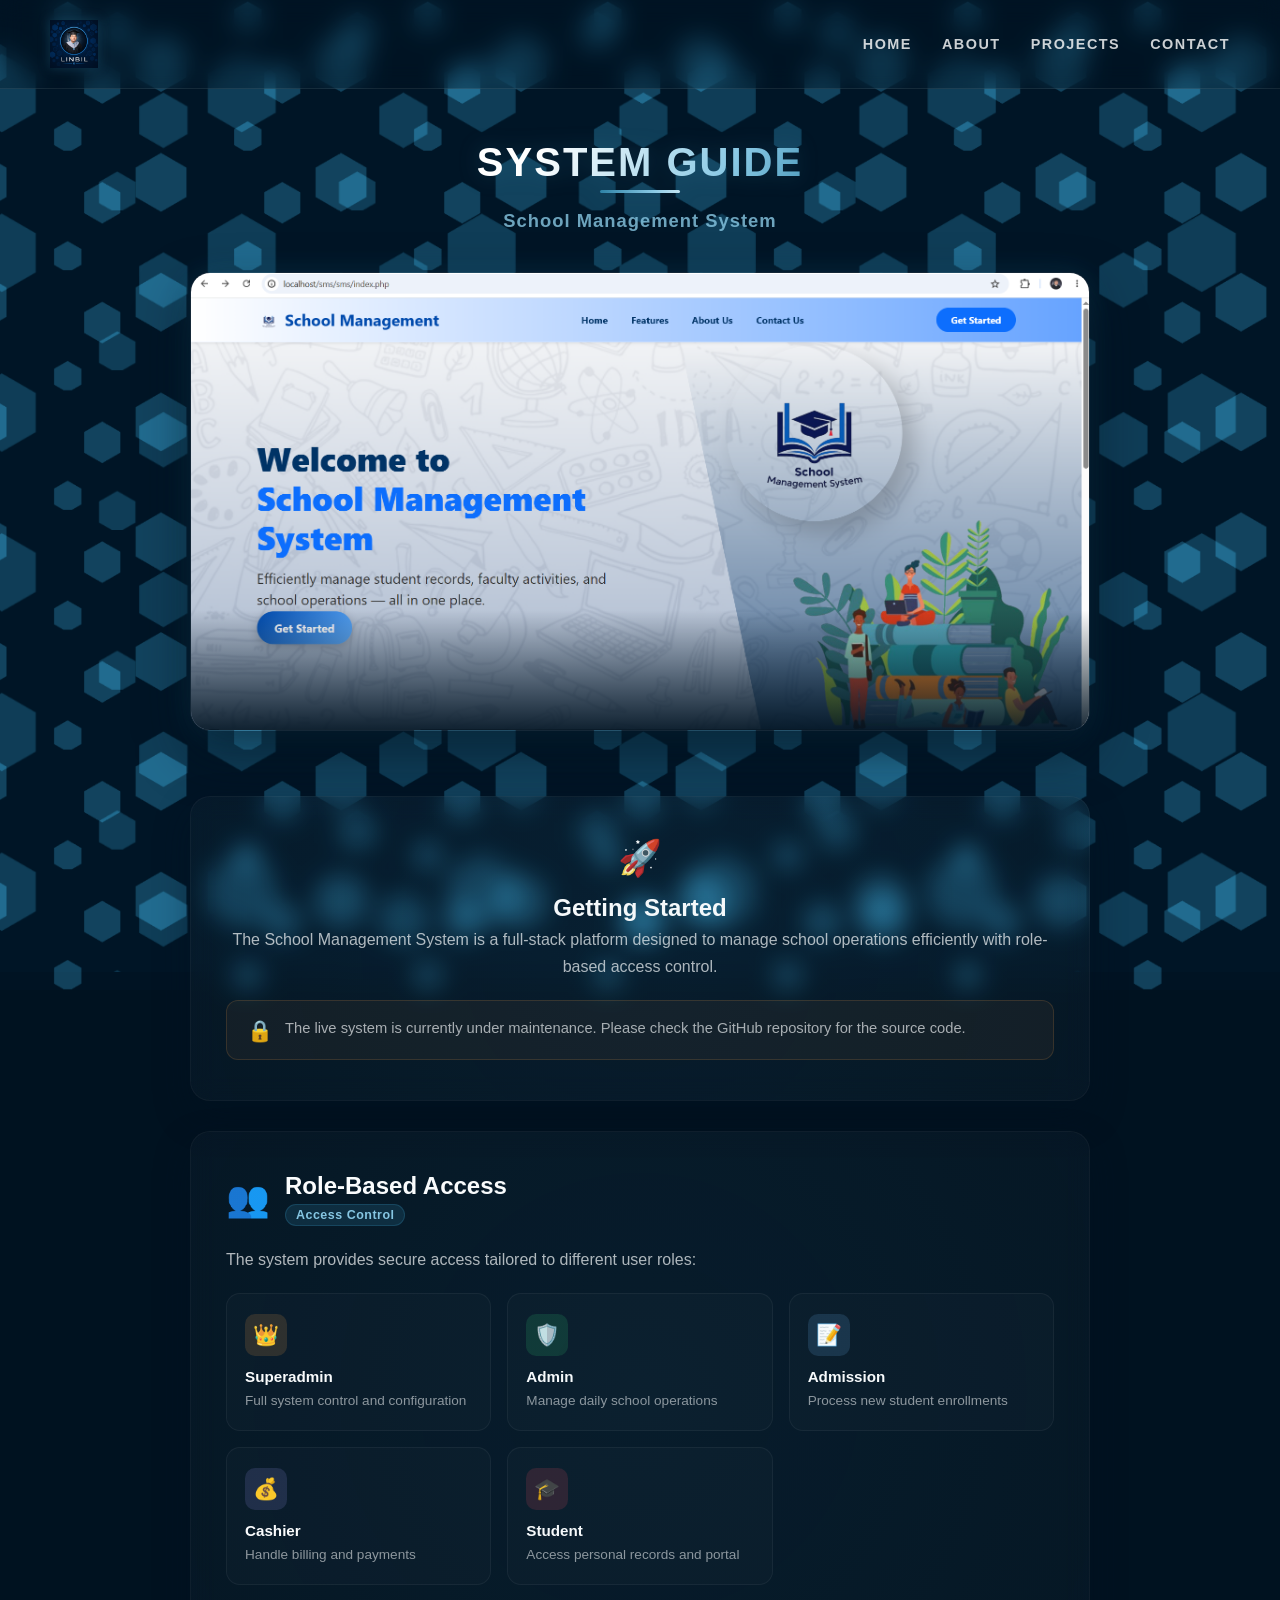
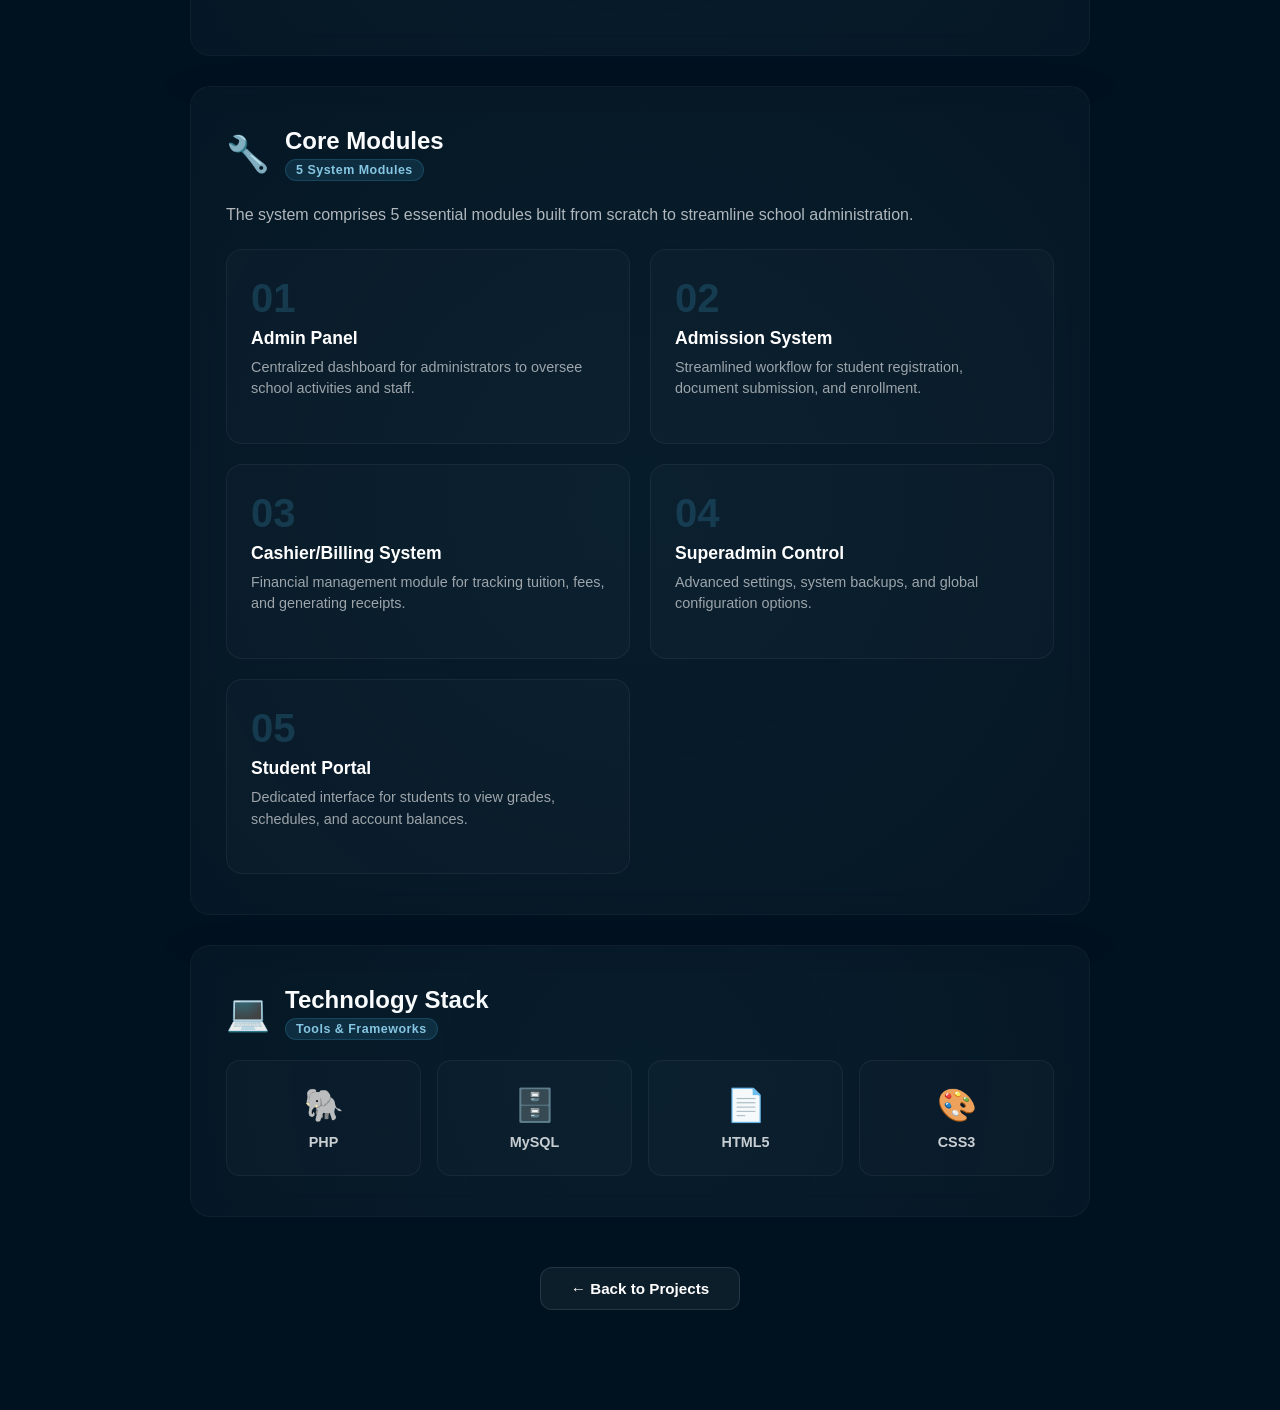
<file: GUIDE/index2.html>
<!DOCTYPE html>
<html lang="en">

<head>
    <meta charset="UTF-8">
    <meta name="viewport" content="width=device-width, initial-scale=1.0">
    <title>Guide - School Management System</title>
    <meta name="description" content="Guide for the School Management System - Learn how to navigate the system.">
    <link rel="icon" type="image/png" href="../logo.png">
    <link rel="stylesheet" href="../index.css">
    <link rel="stylesheet" href="index.css">
</head>

<body>
    <script src="../header.js" data-prefix="../"></script>

    <section class="guide-section">
        <div class="guide-container">
            <h1 class="guide-title">SYSTEM GUIDE</h1>
            <p class="guide-subtitle">School Management System</p>

            <!-- System Preview Carousel -->
            <div class="guide-carousel">
                <div class="guide-carousel-track" id="guideCarouselTrack">
                    <img src="../Album/SMS/Landing page.png" alt="Landing Page" class="carousel-slide">
                    <img src="../Album/SMS/Admin.png" alt="Admin" class="carousel-slide">
                    <img src="../Album/SMS/Admission.png" alt="Admission" class="carousel-slide">
                    <img src="../Album/SMS/Cashier.png" alt="Cashier" class="carousel-slide">
                    <img src="../Album/SMS/Student.png" alt="Student" class="carousel-slide">
                    <img src="../Album/SMS/Superadmin.png" alt="Superadmin" class="carousel-slide">
                </div>
                <div class="guide-carousel-glow"></div>
                <div class="guide-carousel-dots" id="guideCarouselDots">
                    <button class="c-dot c-dot--active" data-index="0" aria-label="Slide 1"></button>
                    <button class="c-dot" data-index="1" aria-label="Slide 2"></button>
                    <button class="c-dot" data-index="2" aria-label="Slide 3"></button>
                    <button class="c-dot" data-index="3" aria-label="Slide 4"></button>
                    <button class="c-dot" data-index="4" aria-label="Slide 5"></button>
                    <button class="c-dot" data-index="5" aria-label="Slide 6"></button>
                </div>
            </div>

            <!-- Getting Started -->
            <div class="guide-card guide-intro-card">
                <div class="guide-card-icon">🚀</div>
                <h2>Getting Started</h2>
                <p>The School Management System is a full-stack platform designed to manage school operations efficiently with role-based access control.</p>
                <div class="guide-note">
                    <span class="note-icon">🔒</span>
                    <p>The live system is currently under maintenance. Please check the GitHub repository for the source code.</p>
                </div>
            </div>

            <!-- Role-Based Access -->
            <div class="guide-card">
                <div class="guide-card-header">
                    <div class="guide-card-icon">👥</div>
                    <div>
                        <h2>Role-Based Access</h2>
                        <span class="guide-card-tag">Access Control</span>
                    </div>
                </div>
                <p>The system provides secure access tailored to different user roles:</p>
                <div class="guide-features-grid">
                    <div class="guide-feature">
                        <div class="feature-icon" style="background: rgba(255, 159, 67, 0.15); color: #ff9f43;">👑</div>
                        <h4>Superadmin</h4>
                        <p>Full system control and configuration</p>
                    </div>
                    <div class="guide-feature">
                        <div class="feature-icon" style="background: rgba(46, 213, 115, 0.15); color: #2ed573;">🛡️</div>
                        <h4>Admin</h4>
                        <p>Manage daily school operations</p>
                    </div>
                    <div class="guide-feature">
                        <div class="feature-icon" style="background: rgba(116, 185, 255, 0.15); color: #74b9ff;">📝</div>
                        <h4>Admission</h4>
                        <p>Process new student enrollments</p>
                    </div>
                    <div class="guide-feature">
                        <div class="feature-icon" style="background: rgba(162, 155, 254, 0.15); color: #a29bfe;">💰</div>
                        <h4>Cashier</h4>
                        <p>Handle billing and payments</p>
                    </div>
                    <div class="guide-feature">
                        <div class="feature-icon" style="background: rgba(255, 71, 87, 0.15); color: #ff4757;">🎓</div>
                        <h4>Student</h4>
                        <p>Access personal records and portal</p>
                    </div>
                </div>
            </div>

            <!-- Modules Deep Dive -->
            <div class="guide-card">
                <div class="guide-card-header">
                    <div class="guide-card-icon">🔧</div>
                    <div>
                        <h2>Core Modules</h2>
                        <span class="guide-card-tag">5 System Modules</span>
                    </div>
                </div>
                <p>The system comprises 5 essential modules built from scratch to streamline school administration.</p>
                <div class="guide-modules-grid">
                    <div class="guide-module">
                        <div class="module-number">01</div>
                        <h4>Admin Panel</h4>
                        <p>Centralized dashboard for administrators to oversee school activities and staff.</p>
                    </div>
                    <div class="guide-module">
                        <div class="module-number">02</div>
                        <h4>Admission System</h4>
                        <p>Streamlined workflow for student registration, document submission, and enrollment.</p>
                    </div>
                    <div class="guide-module">
                        <div class="module-number">03</div>
                        <h4>Cashier/Billing System</h4>
                        <p>Financial management module for tracking tuition, fees, and generating receipts.</p>
                    </div>
                    <div class="guide-module">
                        <div class="module-number">04</div>
                        <h4>Superadmin Control</h4>
                        <p>Advanced settings, system backups, and global configuration options.</p>
                    </div>
                    <div class="guide-module">
                        <div class="module-number">05</div>
                        <h4>Student Portal</h4>
                        <p>Dedicated interface for students to view grades, schedules, and account balances.</p>
                    </div>
                </div>
            </div>

            <!-- Tech Stack -->
            <div class="guide-card">
                <div class="guide-card-header">
                    <div class="guide-card-icon">💻</div>
                    <div>
                        <h2>Technology Stack</h2>
                        <span class="guide-card-tag">Tools & Frameworks</span>
                    </div>
                </div>
                <div class="guide-tech-stack">
                    <div class="tech-item">
                        <div class="tech-icon">🐘</div>
                        <span>PHP</span>
                    </div>
                    <div class="tech-item">
                        <div class="tech-icon">🗄️</div>
                        <span>MySQL</span>
                    </div>
                    <div class="tech-item">
                        <div class="tech-icon">📄</div>
                        <span>HTML5</span>
                    </div>
                    <div class="tech-item">
                        <div class="tech-icon">🎨</div>
                        <span>CSS3</span>
                    </div>
                </div>
            </div>

            <!-- Back to Projects -->
            <div class="guide-back">
                <a href="../Projects/index.html" class="guide-back-btn">
                    <span>← Back to Projects</span>
                </a>
            </div>
        </div>
    </section>
    <script>
        document.addEventListener('DOMContentLoaded', () => {
            const slides = document.querySelectorAll('.carousel-slide');
            const dots = document.querySelectorAll('.c-dot');
            let currentIndex = 0;
            const totalSlides = slides.length;

            // Set first slide as active
            slides[0].classList.add('active-slide');

            function updateCarousel(index) {
                slides[currentIndex].classList.remove('active-slide');
                slides[index].classList.add('active-slide');
                dots.forEach(dot => dot.classList.remove('c-dot--active'));
                dots[index].classList.add('c-dot--active');
                currentIndex = index;
            }

            dots.forEach((dot, index) => {
                dot.addEventListener('click', () => {
                    updateCarousel(index);
                });
            });

            // Auto slide every 5 seconds
            setInterval(() => {
                let nextIndex = (currentIndex + 1) % totalSlides;
                updateCarousel(nextIndex);
            }, 5000);
        });
    </script>
</body>
</html>
</file>
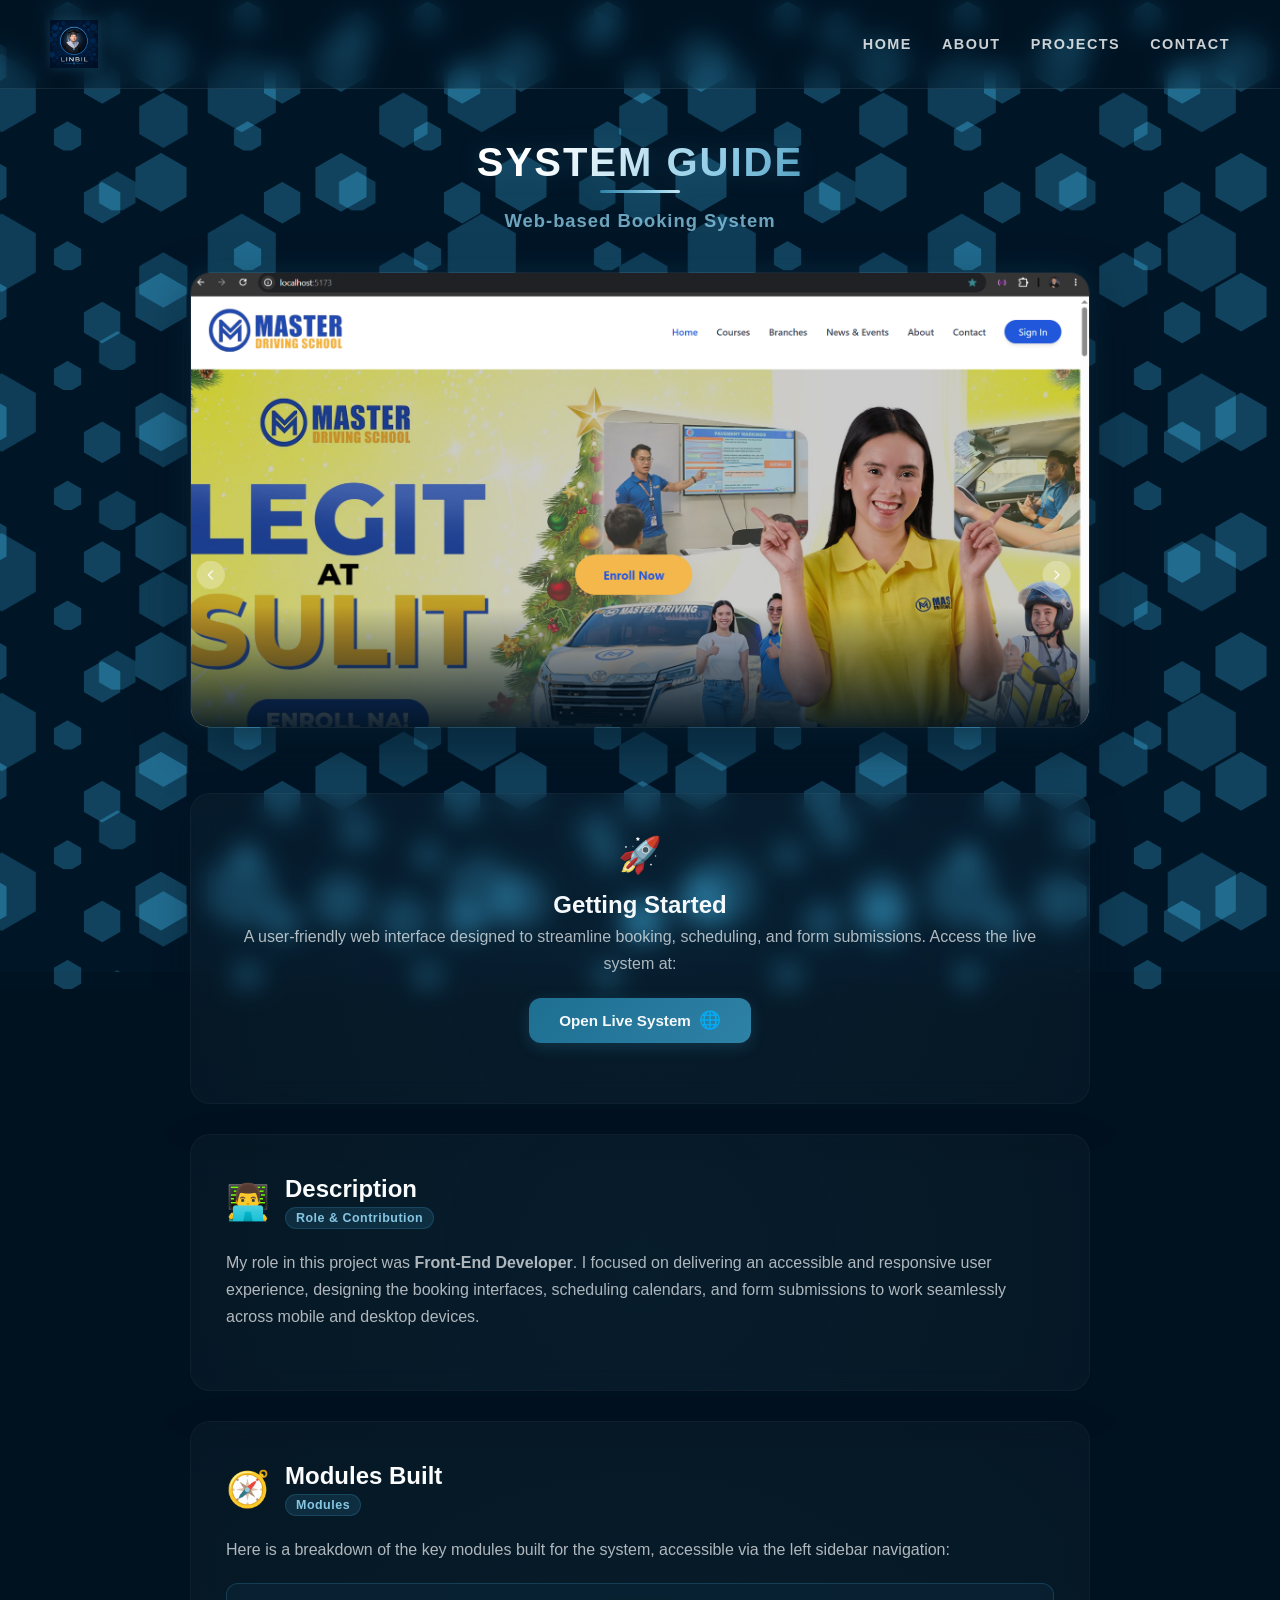
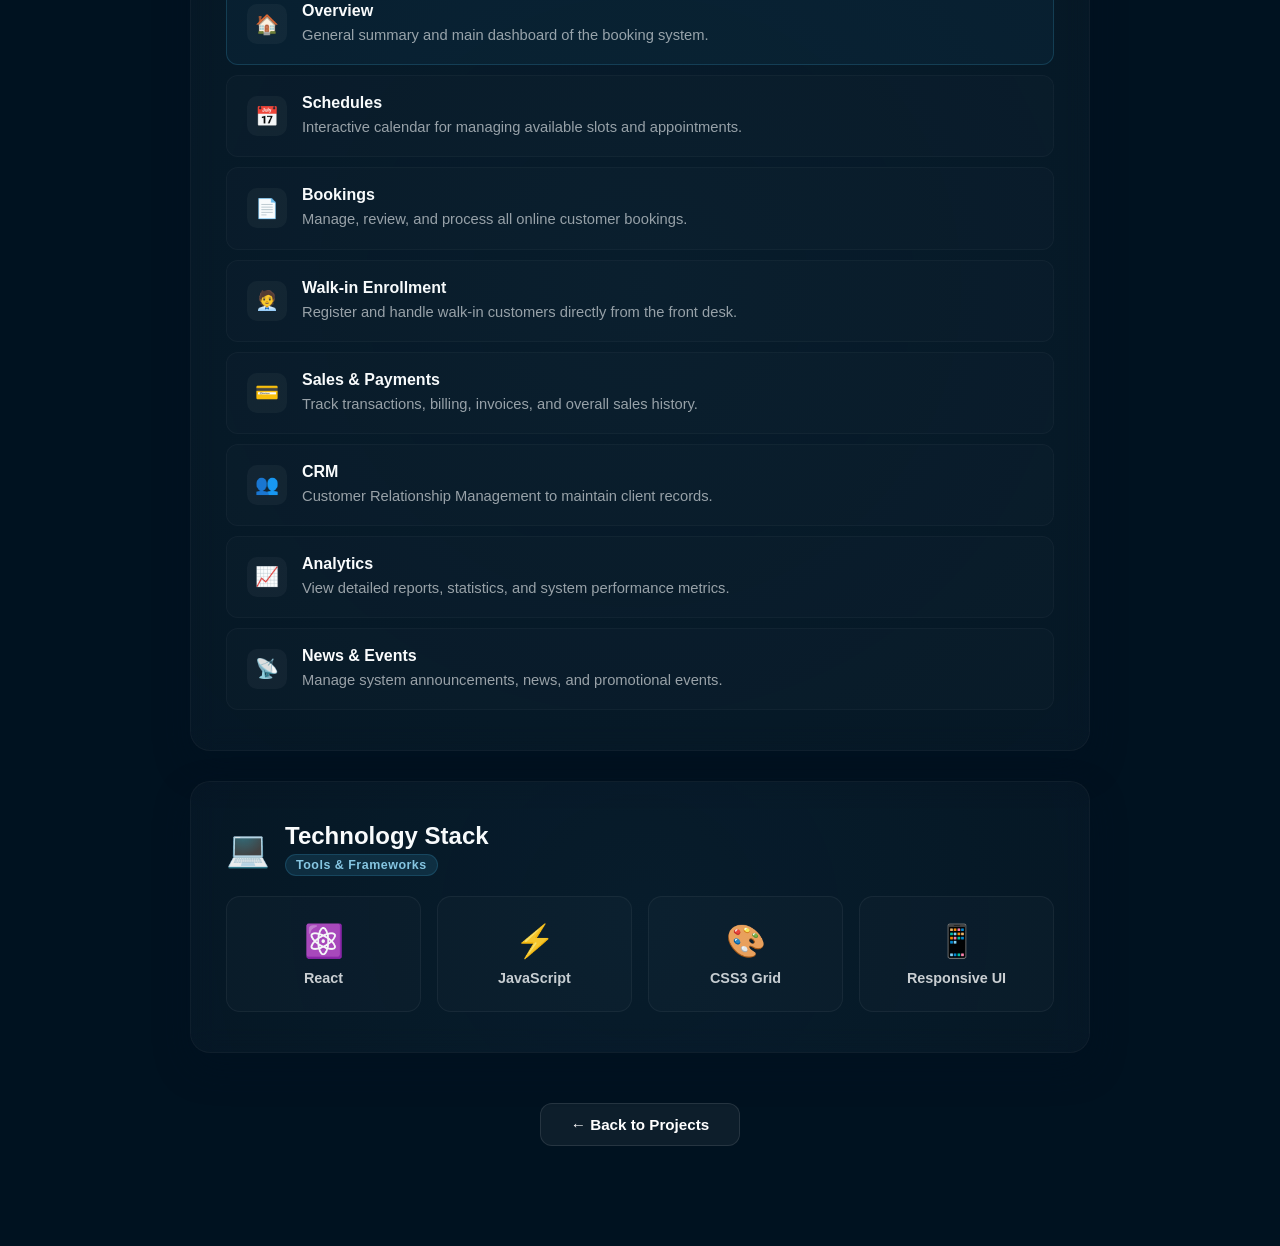
<file: GUIDE/index3.html>
<!DOCTYPE html>
<html lang="en">

<head>
    <meta charset="UTF-8">
    <meta name="viewport" content="width=device-width, initial-scale=1.0">
    <title>Guide - Web-based Booking System</title>
    <meta name="description" content="Guide for the Web-based Booking System.">
    <link rel="icon" type="image/png" href="../logo.png">
    <link rel="stylesheet" href="../index.css">
    <link rel="stylesheet" href="index.css">
</head>

<body>
    <script src="../header.js" data-prefix="../"></script>

    <section class="guide-section">
        <div class="guide-container">
            <h1 class="guide-title">SYSTEM GUIDE</h1>
            <p class="guide-subtitle">Web-based Booking System</p>

            <!-- System Preview Carousel -->
            <div class="guide-carousel">
                <div class="guide-carousel-track" id="guideCarouselTrack">
                    <img src="../Album/Master_Driving/Landing_page.png" alt="Landing Page" class="carousel-slide">
                    <img src="../Album/Master_Driving/Login_page.png" alt="Login Page" class="carousel-slide">
                    <img src="../Album/Master_Driving/ADMIN DASHBOARD.png" alt="Admin Dashboard" class="carousel-slide">
                    <img src="../Album/Master_Driving/Bookings.png" alt="Bookings" class="carousel-slide">
                    <img src="../Album/Master_Driving/Schdules.png" alt="Schedules" class="carousel-slide">
                    <img src="../Album/Master_Driving/Walk in enrollment.png" alt="Walk-in Enrollment" class="carousel-slide">
                    <img src="../Album/Master_Driving/Students.png" alt="Students" class="carousel-slide">
                    <img src="../Album/Master_Driving/CRM Management.png" alt="CRM Management" class="carousel-slide">
                    <img src="../Album/Master_Driving/Financials.png" alt="Financials" class="carousel-slide">
                    <img src="../Album/Master_Driving/analytics.png" alt="Analytics" class="carousel-slide">
                    <img src="../Album/Master_Driving/news events.png" alt="News & Events" class="carousel-slide">
                </div>
                <div class="guide-carousel-glow"></div>
                <div class="guide-carousel-dots" id="guideCarouselDots" style="gap:7px;">
                    <button class="c-dot c-dot--active" data-index="0" aria-label="Slide 1"></button>
                    <button class="c-dot" data-index="1" aria-label="Slide 2"></button>
                    <button class="c-dot" data-index="2" aria-label="Slide 3"></button>
                    <button class="c-dot" data-index="3" aria-label="Slide 4"></button>
                    <button class="c-dot" data-index="4" aria-label="Slide 5"></button>
                    <button class="c-dot" data-index="5" aria-label="Slide 6"></button>
                    <button class="c-dot" data-index="6" aria-label="Slide 7"></button>
                    <button class="c-dot" data-index="7" aria-label="Slide 8"></button>
                    <button class="c-dot" data-index="8" aria-label="Slide 9"></button>
                    <button class="c-dot" data-index="9" aria-label="Slide 10"></button>
                    <button class="c-dot" data-index="10" aria-label="Slide 11"></button>
                </div>
            </div>

            <!-- Getting Started -->
            <div class="guide-card guide-intro-card">
                <div class="guide-card-icon">🚀</div>
                <h2>Getting Started</h2>
                <p>A user-friendly web interface designed to streamline booking, scheduling, and form submissions.
                    Access the live system at:</p>
                <a href="https://masterdriving.ph" target="_blank" class="guide-link-btn">
                    <span>Open Live System</span>
                    <span class="guide-link-icon">🌐</span>
                </a>
            </div>

            <!-- Description -->
            <div class="guide-card">
                <div class="guide-card-header">
                    <div class="guide-card-icon">👨‍💻</div>
                    <div>
                        <h2>Description</h2>
                        <span class="guide-card-tag">Role & Contribution</span>
                    </div>
                </div>
                <p>My role in this project was <strong>Front-End Developer</strong>. I focused on delivering an
                    accessible and responsive user experience, designing the booking interfaces, scheduling calendars,
                    and form submissions to work seamlessly across mobile and desktop devices.</p>
            </div>

            <!-- Sidebar Navigation -->
            <div class="guide-card">
                <div class="guide-card-header">
                    <div class="guide-card-icon">🧭</div>
                    <div>
                        <h2>Modules Built</h2>
                        <span class="guide-card-tag">Modules</span>
                    </div>
                </div>
                <p>Here is a breakdown of the key modules built for the system, accessible via the left sidebar
                    navigation:</p>
                <div class="guide-nav-list">
                    <div class="guide-nav-item active-nav">
                        <div class="nav-item-icon">🏠</div>
                        <div>
                            <h4>Overview</h4>
                            <p>General summary and main dashboard of the booking system.</p>
                        </div>
                    </div>
                    <div class="guide-nav-item">
                        <div class="nav-item-icon">📅</div>
                        <div>
                            <h4>Schedules</h4>
                            <p>Interactive calendar for managing available slots and appointments.</p>
                        </div>
                    </div>
                    <div class="guide-nav-item">
                        <div class="nav-item-icon">📄</div>
                        <div>
                            <h4>Bookings</h4>
                            <p>Manage, review, and process all online customer bookings.</p>
                        </div>
                    </div>
                    <div class="guide-nav-item">
                        <div class="nav-item-icon">🧑‍💼</div>
                        <div>
                            <h4>Walk-in Enrollment</h4>
                            <p>Register and handle walk-in customers directly from the front desk.</p>
                        </div>
                    </div>
                    <div class="guide-nav-item">
                        <div class="nav-item-icon">💳</div>
                        <div>
                            <h4>Sales & Payments</h4>
                            <p>Track transactions, billing, invoices, and overall sales history.</p>
                        </div>
                    </div>
                    <div class="guide-nav-item">
                        <div class="nav-item-icon">👥</div>
                        <div>
                            <h4>CRM</h4>
                            <p>Customer Relationship Management to maintain client records.</p>
                        </div>
                    </div>
                    <div class="guide-nav-item">
                        <div class="nav-item-icon">📈</div>
                        <div>
                            <h4>Analytics</h4>
                            <p>View detailed reports, statistics, and system performance metrics.</p>
                        </div>
                    </div>
                    <div class="guide-nav-item">
                        <div class="nav-item-icon">📡</div>
                        <div>
                            <h4>News & Events</h4>
                            <p>Manage system announcements, news, and promotional events.</p>
                        </div>
                    </div>
                </div>
            </div>

            <!-- Tech Stack -->
            <div class="guide-card">
                <div class="guide-card-header">
                    <div class="guide-card-icon">💻</div>
                    <div>
                        <h2>Technology Stack</h2>
                        <span class="guide-card-tag">Tools & Frameworks</span>
                    </div>
                </div>
                <div class="guide-tech-stack">
                    <div class="tech-item">
                        <div class="tech-icon">⚛️</div>
                        <span>React</span>
                    </div>
                    <div class="tech-item">
                        <div class="tech-icon">⚡</div>
                        <span>JavaScript</span>
                    </div>
                    <div class="tech-item">
                        <div class="tech-icon">🎨</div>
                        <span>CSS3 Grid</span>
                    </div>
                    <div class="tech-item">
                        <div class="tech-icon">📱</div>
                        <span>Responsive UI</span>
                    </div>
                </div>
            </div>

            <!-- Back to Projects -->
            <div class="guide-back">
                <a href="../Projects/index.html" class="guide-back-btn">
                    <span>← Back to Projects</span>
                </a>
            </div>
        </div>
    </section>
    <script>
        document.addEventListener('DOMContentLoaded', () => {
            const slides = document.querySelectorAll('.carousel-slide');
            const dots = document.querySelectorAll('.c-dot');
            let currentIndex = 0;
            const totalSlides = slides.length;

            // Set first slide as active
            slides[0].classList.add('active-slide');

            function updateCarousel(index) {
                slides[currentIndex].classList.remove('active-slide');
                slides[index].classList.add('active-slide');
                dots.forEach(dot => dot.classList.remove('c-dot--active'));
                dots[index].classList.add('c-dot--active');
                currentIndex = index;
            }

            dots.forEach((dot, index) => {
                dot.addEventListener('click', () => {
                    updateCarousel(index);
                });
            });

            // Auto slide every 5 seconds
            setInterval(() => {
                let nextIndex = (currentIndex + 1) % totalSlides;
                updateCarousel(nextIndex);
            }, 5000);
        });
    </script>
</body>

</html>
</file>
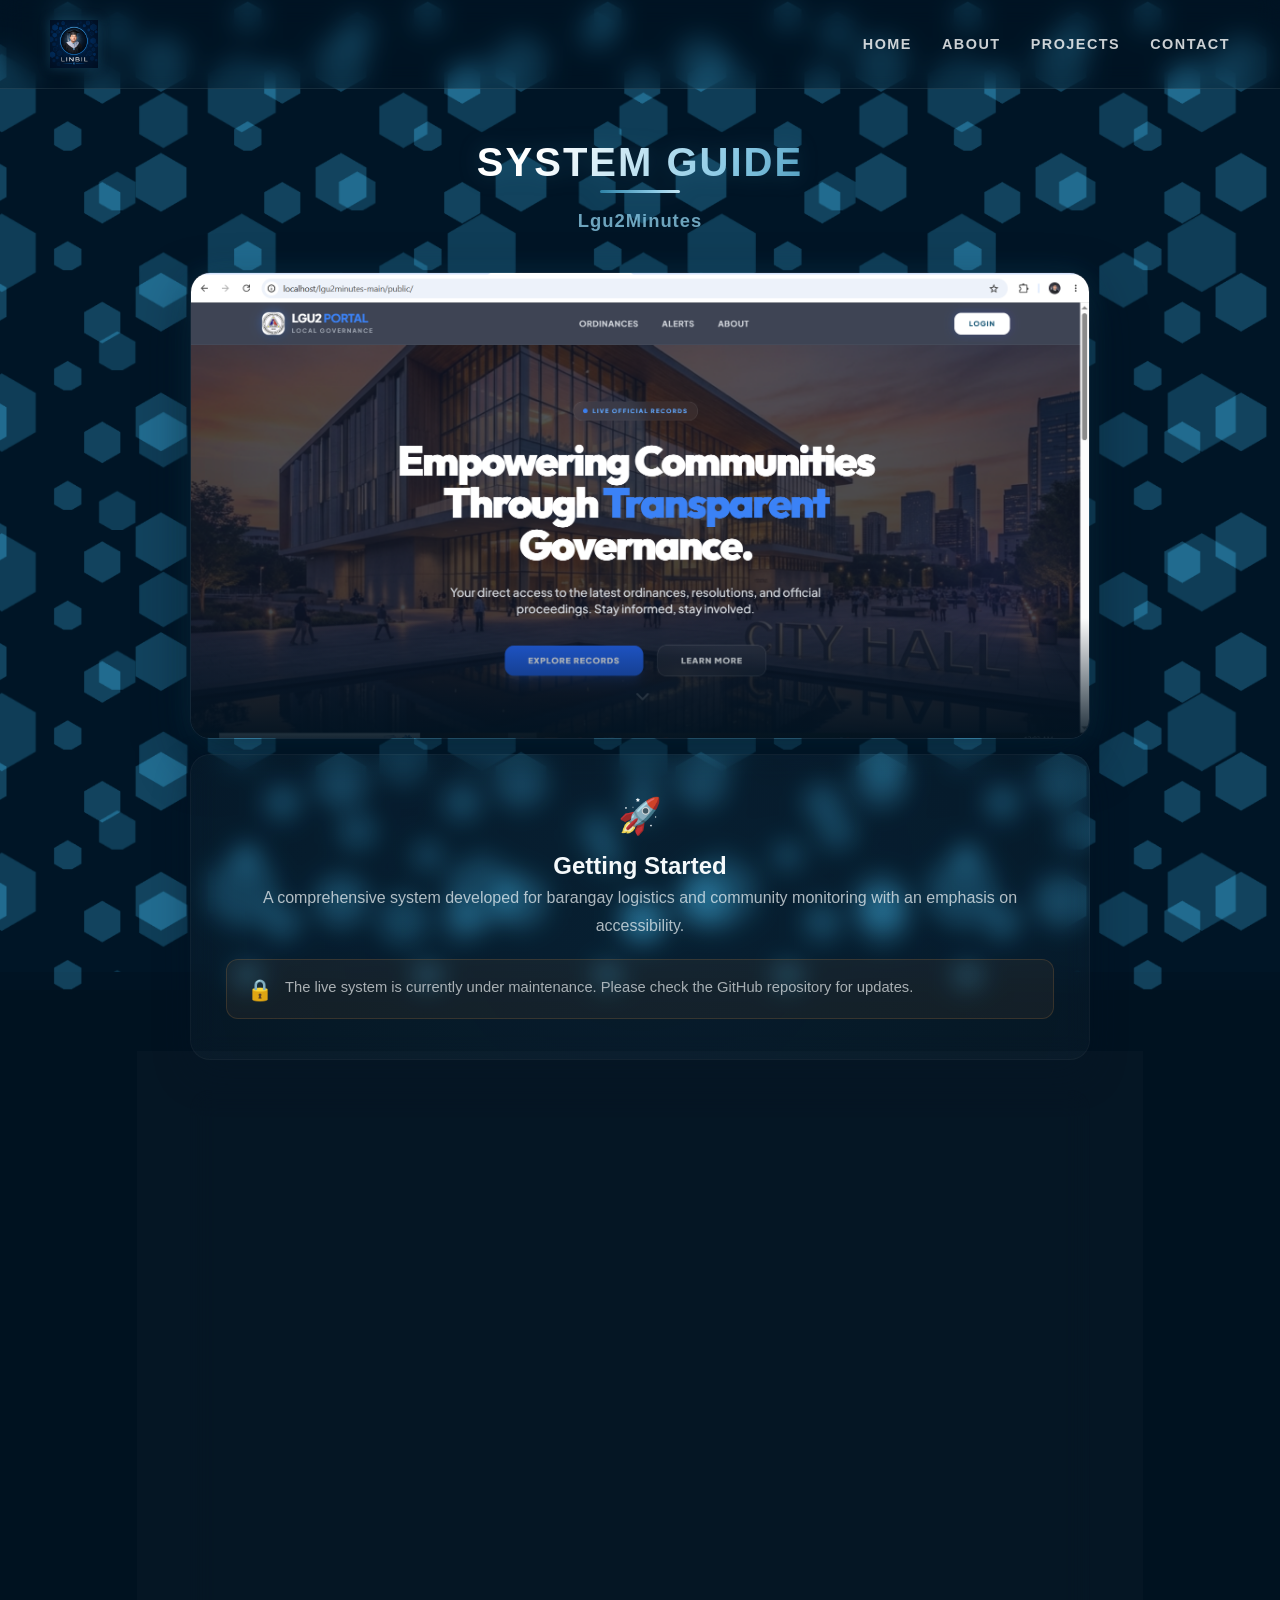
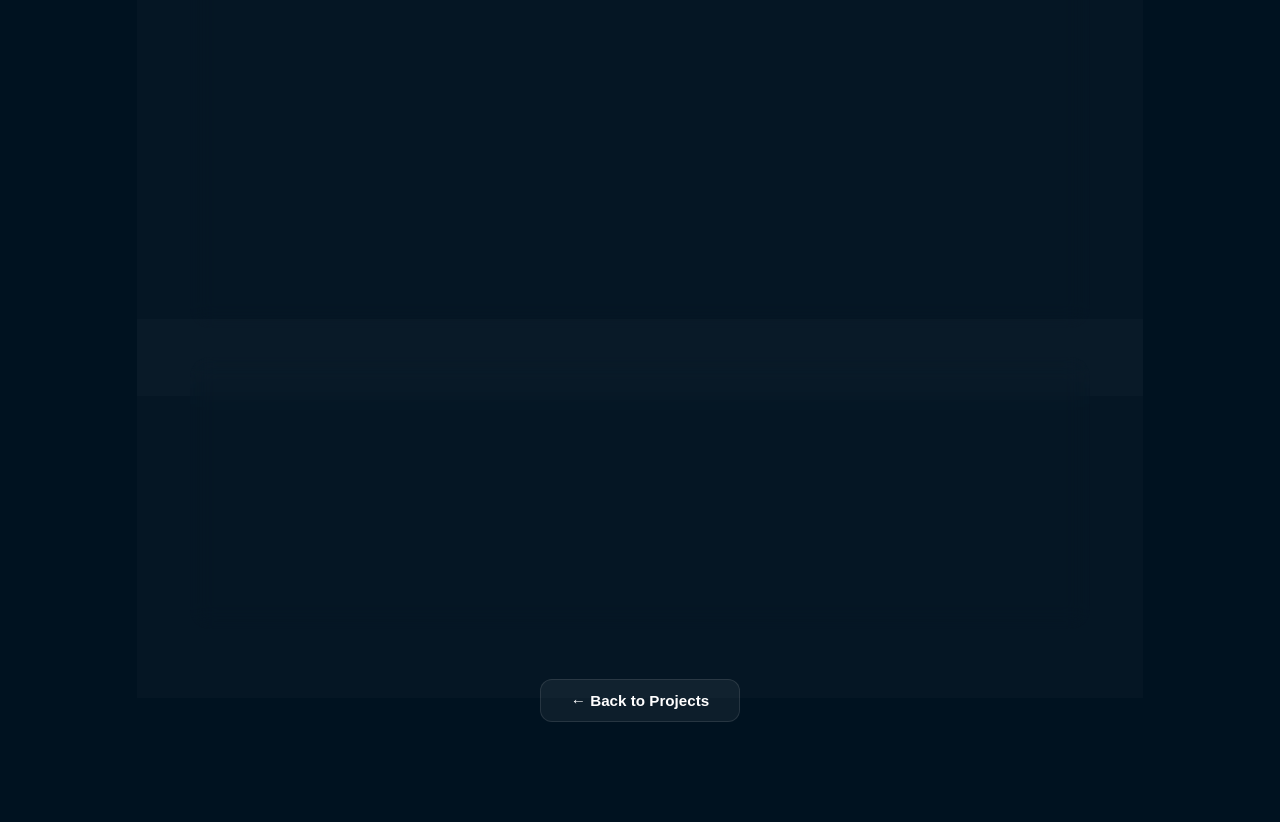
<file: GUIDE/index4.html>
<!DOCTYPE html>
<html lang="en">

<head>
    <meta charset="UTF-8">
    <meta name="viewport" content="width=device-width, initial-scale=1.0">
    <title>Guide - Logistic Barangay System</title>
    <meta name="description" content="Guide for the Logistic Barangay System.">
    <link rel="icon" type="image/png" href="../logo.png">
    <link rel="stylesheet" href="../index.css">
    <link rel="stylesheet" href="index.css">
</head>

<body>
    <script src="../header.js" data-prefix="../"></script>

    <section class="guide-section">
        <div class="guide-container">
            <h1 class="guide-title">SYSTEM GUIDE</h1>
            <p class="guide-subtitle">Lgu2Minutes</p>

            <!-- System Preview Carousel -->
            <div class="guide-carousel" style="margin-bottom:15px;">
                <div class="guide-carousel-track" id="guideCarouselTrack">
                    <img src="../Album/Lgu2Minutes/Landing page.png" alt="Landing Page" class="carousel-slide">
                    <img src="../Album/Lgu2Minutes/login page.png" alt="Login Page" class="carousel-slide">
                    <img src="../Album/Lgu2Minutes/Dashboard.png" alt="Dashboard" class="carousel-slide">
                    <img src="../Album/Lgu2Minutes/2fa.png" alt="2FA" class="carousel-slide">
                    <img src="../Album/Lgu2Minutes/Account &amp; Security management.png" alt="Account &amp; Security Management" class="carousel-slide">
                    <img src="../Album/Lgu2Minutes/Attendance .png" alt="Attendance" class="carousel-slide">
                    <img src="../Album/Lgu2Minutes/Coucilor directory.png" alt="Councilor Directory" class="carousel-slide">
                    <img src="../Album/Lgu2Minutes/Library.png" alt="Library" class="carousel-slide">
                    <img src="../Album/Lgu2Minutes/Minutes Editors.png" alt="Minutes Editors" class="carousel-slide">
                    <img src="../Album/Lgu2Minutes/Monitoring.png" alt="Monitoring" class="carousel-slide">
                    <img src="../Album/Lgu2Minutes/Records.png" alt="Records" class="carousel-slide">
                    <img src="../Album/Lgu2Minutes/Roll call.png" alt="Roll Call" class="carousel-slide">
                    <img src="../Album/Lgu2Minutes/Session Minuetes.png" alt="Session Minutes" class="carousel-slide">
                    <img src="../Album/Lgu2Minutes/Tracking.png" alt="Tracking" class="carousel-slide">
                    <img src="../Album/Lgu2Minutes/Trascribe.png" alt="Transcribe" class="carousel-slide">
                    <img src="../Album/Lgu2Minutes/Trasmitte.png" alt="Transmit" class="carousel-slide">
                    <img src="../Album/Lgu2Minutes/Verification code.png" alt="Verification Code" class="carousel-slide">
                    <img src="../Album/Lgu2Minutes/agenda builder.png" alt="Agenda Builder" class="carousel-slide">
                    <img src="../Album/Lgu2Minutes/commitees hub.png" alt="Committees Hub" class="carousel-slide">
                    <img src="../Album/Lgu2Minutes/reading application.png" alt="Reading Application" class="carousel-slide">
                    <img src="../Album/Lgu2Minutes/salary module.png" alt="Salary Module" class="carousel-slide">
                </div>
                <div class="guide-carousel-glow"></div>
            </div>
            <div id="guideCarouselDots" style="display:flex; justify-content:center; gap:7px; flex-wrap:wrap; margin-bottom:40px;">
                    <button class="c-dot c-dot--active" data-index="0" aria-label="Slide 1"></button>
                    <button class="c-dot" data-index="1" aria-label="Slide 2"></button>
                    <button class="c-dot" data-index="2" aria-label="Slide 3"></button>
                    <button class="c-dot" data-index="3" aria-label="Slide 4"></button>
                    <button class="c-dot" data-index="4" aria-label="Slide 5"></button>
                    <button class="c-dot" data-index="5" aria-label="Slide 6"></button>
                    <button class="c-dot" data-index="6" aria-label="Slide 7"></button>
                    <button class="c-dot" data-index="7" aria-label="Slide 8"></button>
                    <button class="c-dot" data-index="8" aria-label="Slide 9"></button>
                    <button class="c-dot" data-index="9" aria-label="Slide 10"></button>
                    <button class="c-dot" data-index="10" aria-label="Slide 11"></button>
                    <button class="c-dot" data-index="11" aria-label="Slide 12"></button>
                    <button class="c-dot" data-index="12" aria-label="Slide 13"></button>
                    <button class="c-dot" data-index="13" aria-label="Slide 14"></button>
                    <button class="c-dot" data-index="14" aria-label="Slide 15"></button>
                    <button class="c-dot" data-index="15" aria-label="Slide 16"></button>
                    <button class="c-dot" data-index="16" aria-label="Slide 17"></button>
                    <button class="c-dot" data-index="17" aria-label="Slide 18"></button>
                    <button class="c-dot" data-index="18" aria-label="Slide 19"></button>
                    <button class="c-dot" data-index="19" aria-label="Slide 20"></button>
                    <button class="c-dot" data-index="20" aria-label="Slide 21"></button>
            </div>

            <!-- Getting Started -->
            <div class="guide-card guide-intro-card">
                <div class="guide-card-icon">🚀</div>
                <h2>Getting Started</h2>
                <p>A comprehensive system developed for barangay logistics and community monitoring with an emphasis on
                    accessibility.</p>
                <div class="guide-note">
                    <span class="note-icon">🔒</span>
                    <p>The live system is currently under maintenance. Please check the GitHub repository for updates.
                    </p>
                </div>
            </div>

            <!-- Sidebar Navigation -->
            <div class="guide-card">
                <div class="guide-card-header">
                    <div class="guide-card-icon">🧭</div>
                    <div>
                        <h2>Sidebar Navigation</h2>
                        <span class="guide-card-tag">Navigation Modules</span>
                    </div>
                </div>
                <p>The system provides access to the following modules through the left sidebar:</p>
                <div class="guide-nav-list">
                    <div class="guide-nav-item active-nav">
                        <div class="nav-item-icon">📊</div>
                        <div>
                            <h4>Dashboard</h4>
                            <p>Main overview showing real-time meeting and agenda management, meeting status, and attendance trends.</p>
                        </div>
                    </div>
                    <div class="guide-nav-item">
                        <div class="nav-item-icon">🕒</div>
                        <div>
                            <h4>Attendance</h4>
                            <p>Manage and track daily attendance records and performance.</p>
                        </div>
                    </div>
                    <div class="guide-nav-item">
                        <div class="nav-item-icon">👥</div>
                        <div>
                            <h4>Committees</h4>
                            <p>Directory and hub for handling committee assignments and members.</p>
                        </div>
                    </div>
                    <div class="guide-nav-item">
                        <div class="nav-item-icon">📝</div>
                        <div>
                            <h4>Minutes</h4>
                            <p>Create, edit, and access official minutes of the meetings and sessions.</p>
                        </div>
                    </div>
                    <div class="guide-nav-item">
                        <div class="nav-item-icon">📂</div>
                        <div>
                            <h4>Post-Session</h4>
                            <p>Handle records, monitoring, and follow-ups after meeting sessions.</p>
                        </div>
                    </div>
                    <div class="guide-nav-item">
                        <div class="nav-item-icon">🗳️</div>
                        <div>
                            <h4>Voting</h4>
                            <p>Manage resolutions and track real-time voting during sessions.</p>
                        </div>
                    </div>
                    <div class="guide-nav-item">
                        <div class="nav-item-icon">💰</div>
                        <div>
                            <h4>Incentives</h4>
                            <p>Track payroll, salaries, and other member incentives and compensation.</p>
                        </div>
                    </div>
                </div>
            </div>

            <!-- Tech Stack -->
            <div class="guide-card">
                <div class="guide-card-header">
                    <div class="guide-card-icon">💻</div>
                    <div>
                        <h2>Technology Stack</h2>
                        <span class="guide-card-tag">Tools & Frameworks</span>
                    </div>
                </div>
                <div class="guide-tech-stack">
                    <div class="tech-item">
                        <div class="tech-icon">🔥</div>
                        <span>Laravel</span>
                    </div>
                    <div class="tech-item">
                        <div class="tech-icon">⚡</div>
                        <span>JavaScript</span>
                    </div>
                    <div class="tech-item">
                        <div class="tech-icon">🎨</div>
                        <span>CSS3 Grid</span>
                    </div>
                    <div class="tech-item">
                        <div class="tech-icon">📱</div>
                        <span>Responsive UI</span>
                    </div>
                </div>
            </div>

            <!-- Back to Projects -->
            <div class="guide-back">
                <a href="../Projects/index.html" class="guide-back-btn">
                    <span>← Back to Projects</span>
                </a>
            </div>
        </div>
    </section>
    <script>
        document.addEventListener('DOMContentLoaded', () => {
            const slides = document.querySelectorAll('.carousel-slide');
            const dots = document.querySelectorAll('.c-dot');
            let currentIndex = 0;
            const totalSlides = slides.length;

            // Set first slide as active
            slides[0].classList.add('active-slide');

            function updateCarousel(index) {
                slides[currentIndex].classList.remove('active-slide');
                slides[index].classList.add('active-slide');
                dots.forEach(dot => dot.classList.remove('c-dot--active'));
                dots[index].classList.add('c-dot--active');
                currentIndex = index;
            }

            dots.forEach((dot, index) => {
                dot.addEventListener('click', () => {
                    updateCarousel(index);
                });
            });

            // Auto slide every 5 seconds
            setInterval(() => {
                let nextIndex = (currentIndex + 1) % totalSlides;
                updateCarousel(nextIndex);
            }, 5000);
        });
    </script>
</body>

</html>
</file>
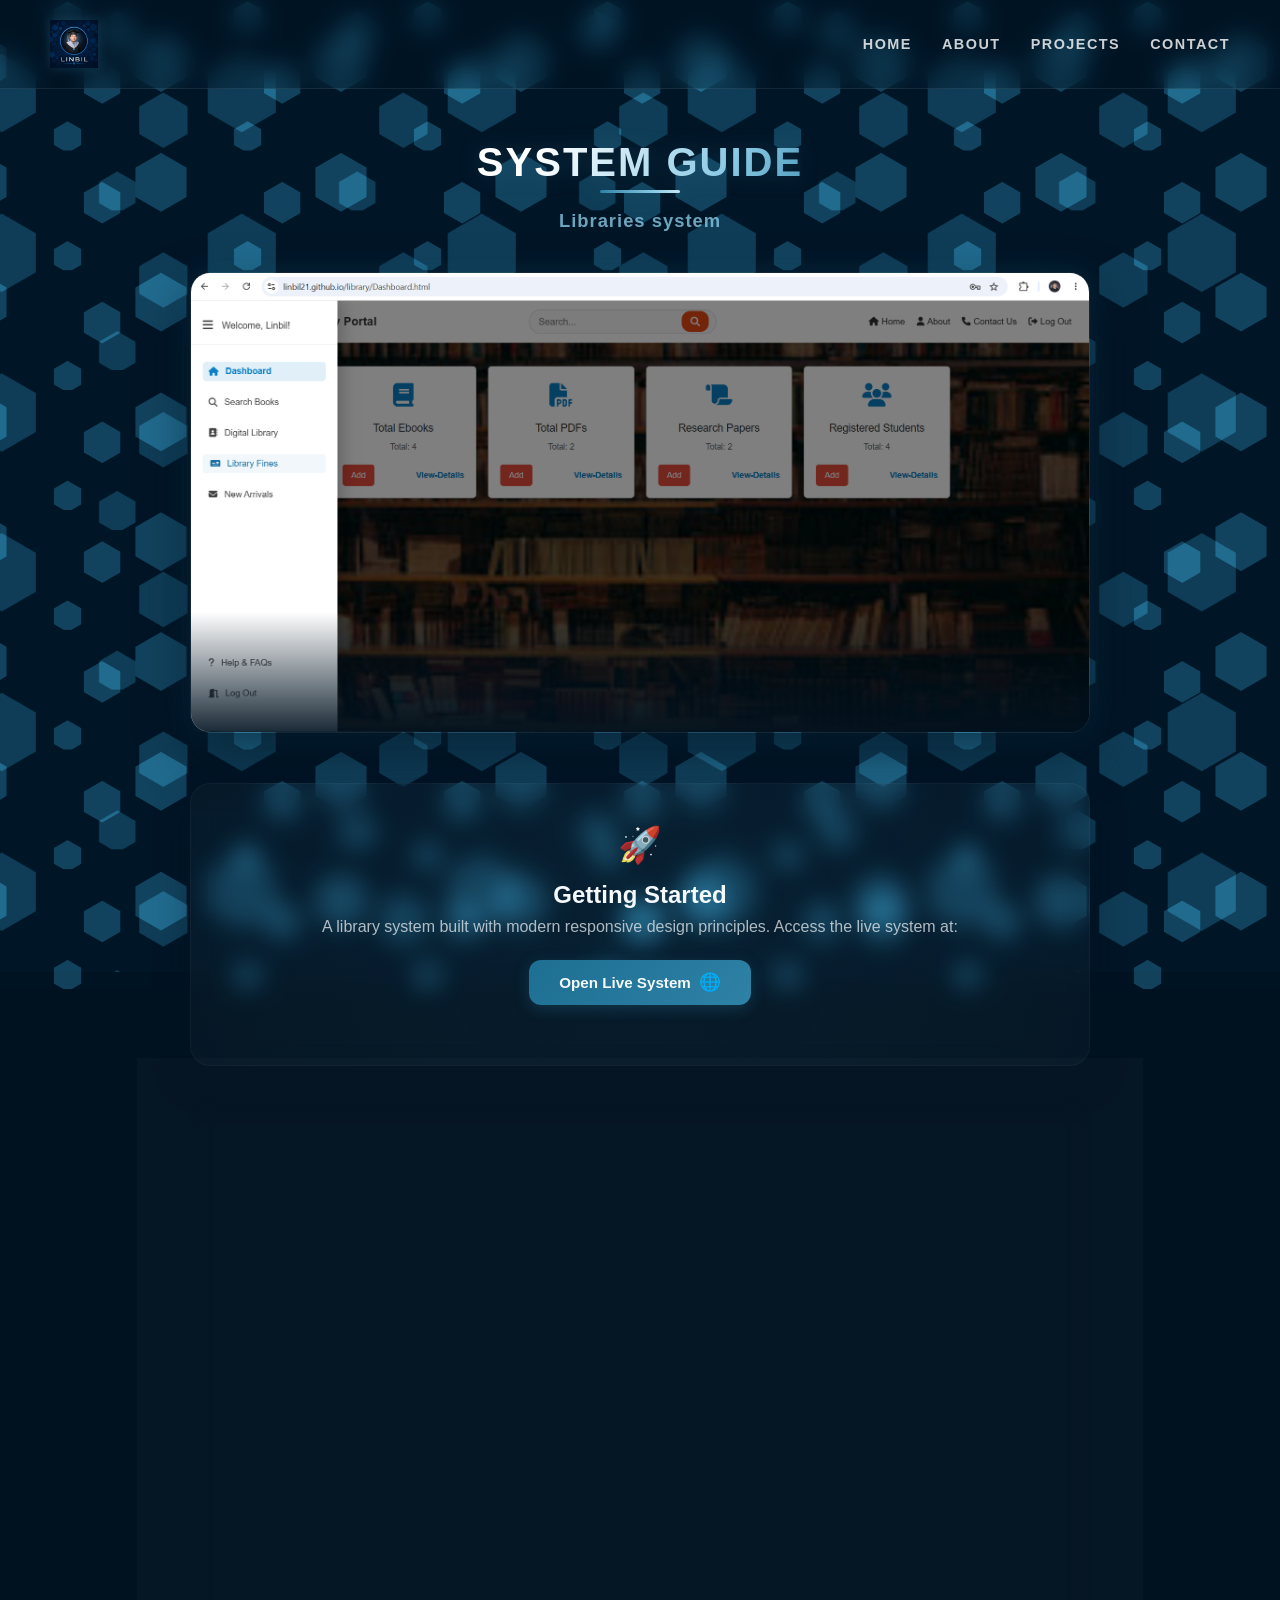
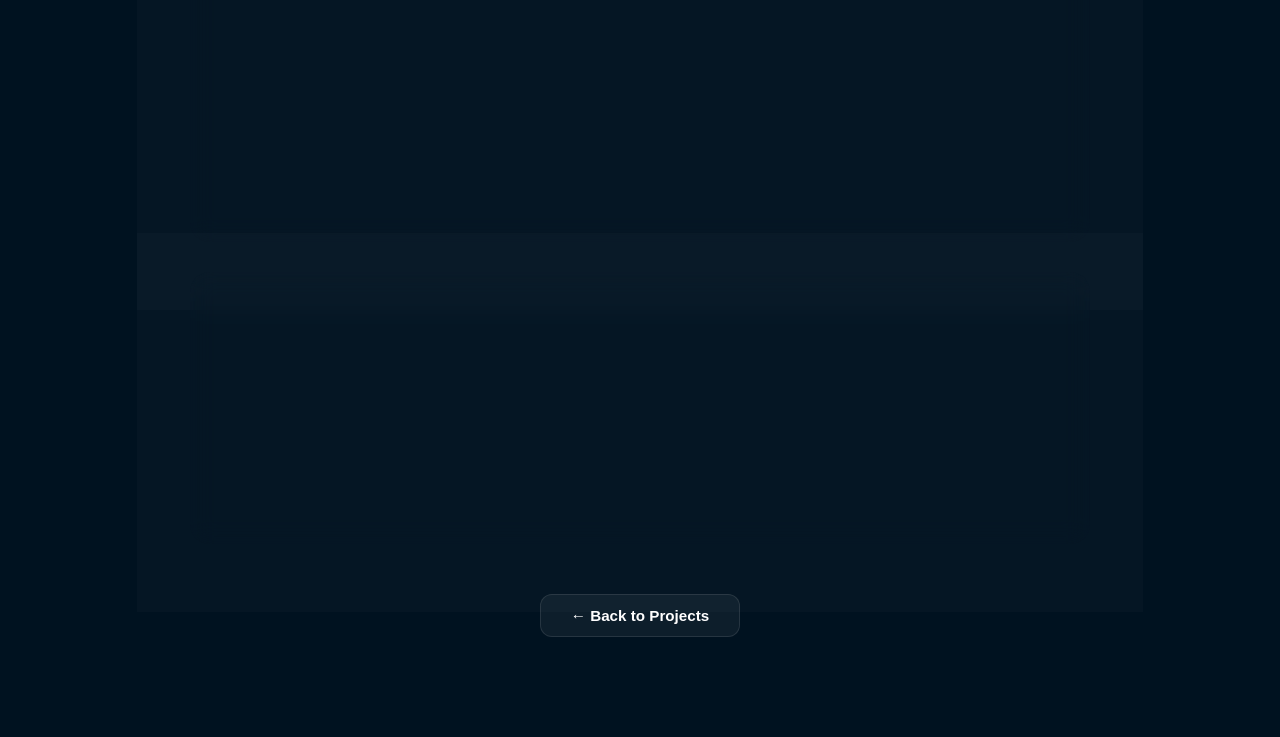
<file: GUIDE/index5.html>
<!DOCTYPE html>
<html lang="en">

<head>
    <meta charset="UTF-8">
    <meta name="viewport" content="width=device-width, initial-scale=1.0">
    <title>Guide - Librarie system</title>
    <meta name="description" content="Guide for the Librarie system.">
    <link rel="icon" type="image/png" href="../logo.png">
    <link rel="stylesheet" href="../index.css">
    <link rel="stylesheet" href="index.css">
</head>

<body>
    <script src="../header.js" data-prefix="../"></script>

    <section class="guide-section">
        <div class="guide-container">
            <h1 class="guide-title">SYSTEM GUIDE</h1>
            <p class="guide-subtitle">Libraries system</p>

            <!-- System Preview Image -->
            <div class="guide-hero-image">
                <img src="../Screenshot/Library.png" alt="E-commerce Website Preview">
                <div class="image-glow"></div>
            </div>

            <!-- Getting Started -->
            <div class="guide-card guide-intro-card">
                <div class="guide-card-icon">🚀</div>
                <h2>Getting Started</h2>
                <p>A library system built with modern responsive design principles. Access
                    the live system at:</p>
                <a href="" target="_blank" class="guide-link-btn">
                    <span>Open Live System</span>
                    <span class="guide-link-icon">🌐</span>
                </a>
            </div>

            <!-- Sidebar Navigation -->
            <div class="guide-card">
                <div class="guide-card-header">
                    <div class="guide-card-icon">🧭</div>
                    <div>
                        <h2>Sidebar Navigation</h2>
                        <span class="guide-card-tag">Library System</span>
                    </div>
                </div>
                <p>The library system provides access to the following modules through the left sidebar:</p>
                <div class="guide-nav-list">
                    <div class="guide-nav-item active-nav">
                        <div class="nav-item-icon">📊</div>
                        <div>
                            <h4>Dashboard</h4>
                            <p>Overview of library activities, total ebooks, PDFs, research papers, and registered students.</p>
                        </div>
                    </div>
                    <div class="guide-nav-item">
                        <div class="nav-item-icon">🔍</div>
                        <div>
                            <h4>Search Books</h4>
                            <p>Find books and resources easily in the library catalog.</p>
                        </div>
                    </div>
                    <div class="guide-nav-item">
                        <div class="nav-item-icon">📓</div>
                        <div>
                            <h4>Digital Library</h4>
                            <p>Access online digital resources, PDFs, and e-books.</p>
                        </div>
                    </div>
                    <div class="guide-nav-item">
                        <div class="nav-item-icon">💳</div>
                        <div>
                            <h4>Library Fines</h4>
                            <p>Manage and track pending fines for overdue or lost books.</p>
                        </div>
                    </div>
                    <div class="guide-nav-item">
                        <div class="nav-item-icon">📥</div>
                        <div>
                            <h4>New Arrivals</h4>
                            <p>Discover newly added books and library materials.</p>
                        </div>
                    </div>
                    <div class="guide-nav-item">
                        <div class="nav-item-icon">❓</div>
                        <div>
                            <h4>Help & FAQs</h4>
                            <p>Get assistance and answers to frequently asked questions about the library portal.</p>
                        </div>
                    </div>
                </div>
            </div>

            <!-- Tech Stack -->
            <div class="guide-card">
                <div class="guide-card-header">
                    <div class="guide-card-icon">💻</div>
                    <div>
                        <h2>Technology Stack</h2>
                        <span class="guide-card-tag">Tools & Frameworks</span>
                    </div>
                </div>
                <div class="guide-tech-stack">
                    <div class="tech-item">
                        <div class="tech-icon"></div>
                        <span>HTML5</span>
                    </div>
                    <div class="tech-item">
                        <div class="tech-icon">⚡</div>
                        <span>JavaScript</span>
                    </div>
                    <div class="tech-item">
                        <div class="tech-icon">🎨</div>
                        <span>CSS3 Grid</span>
                    </div>
                    <div class="tech-item">
                        <div class="tech-icon">📱</div>
                        <span>Responsive UI</span>
                    </div>
                </div>
            </div>

            <!-- Back to Projects -->
            <div class="guide-back">
                <a href="../Projects/index.html" class="guide-back-btn">
                    <span>← Back to Projects</span>
                </a>
            </div>
        </div>
    </section>
</body>

</html>
</file>
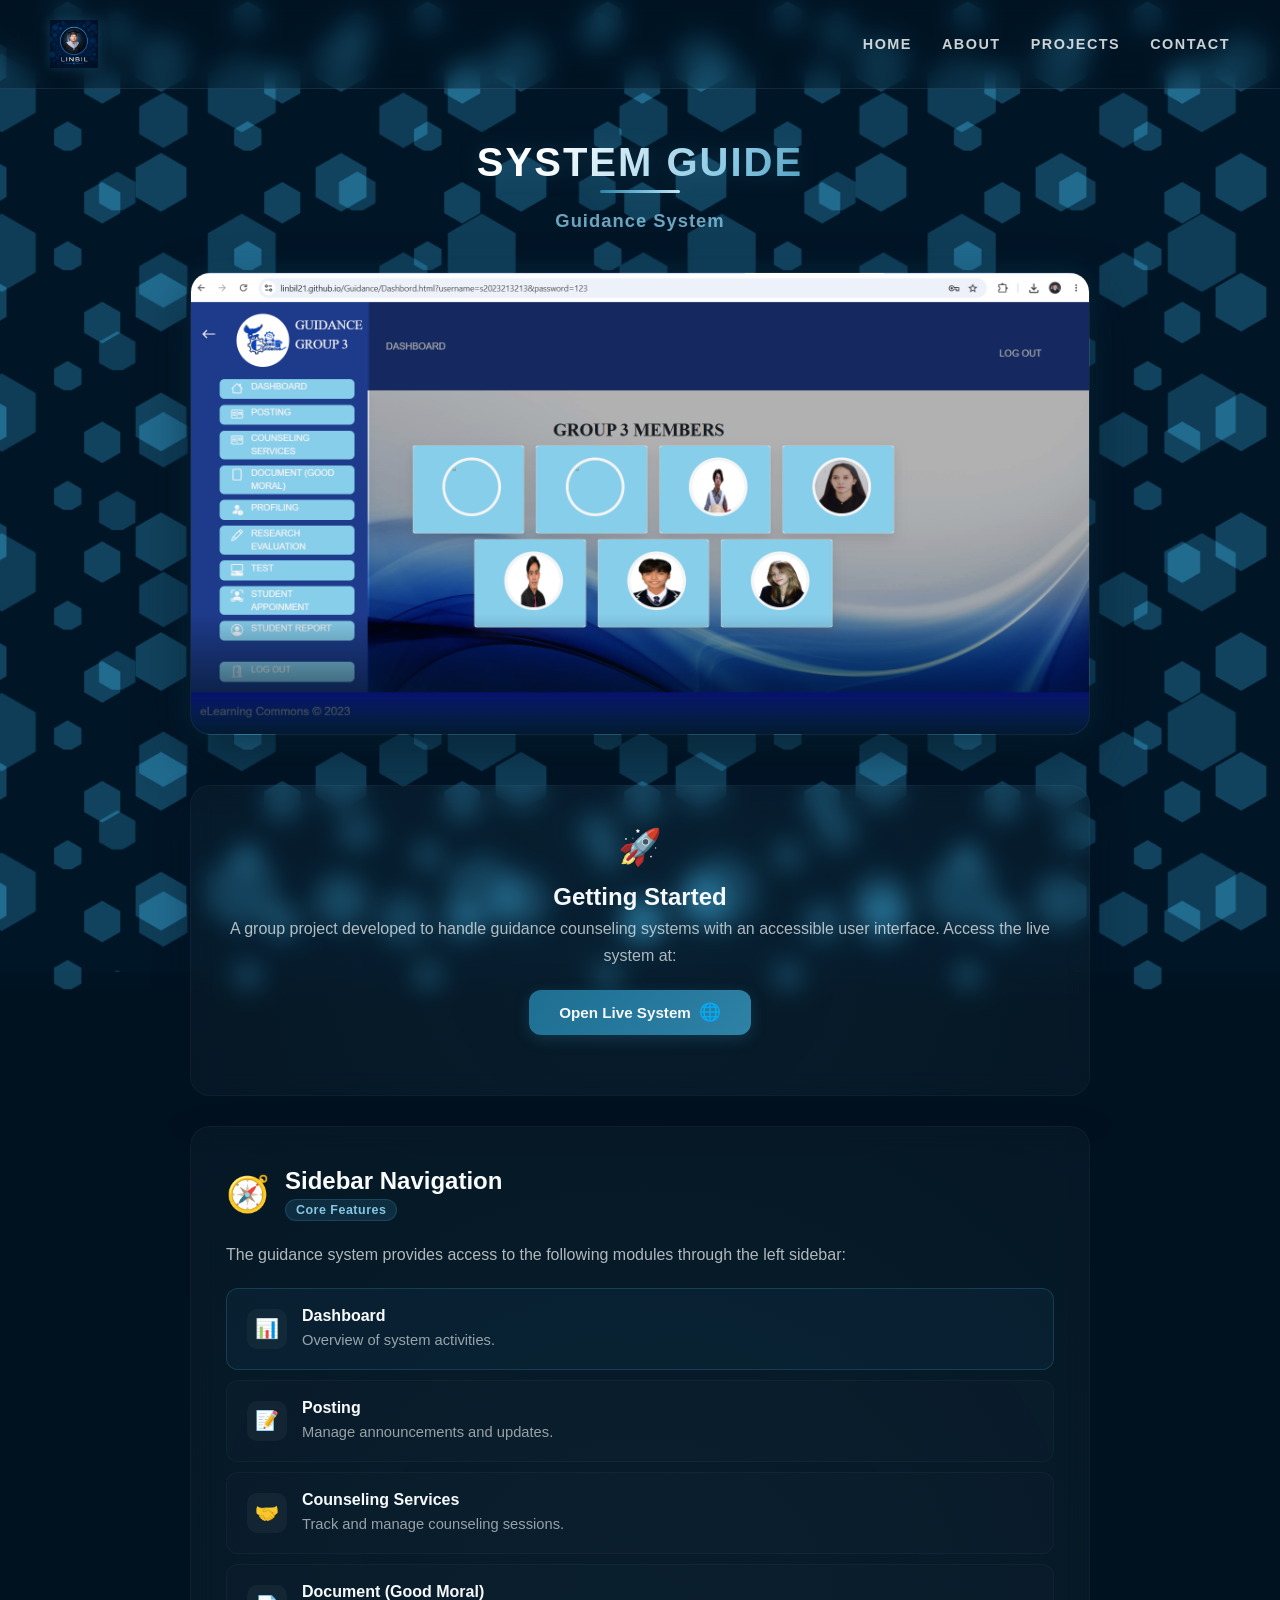
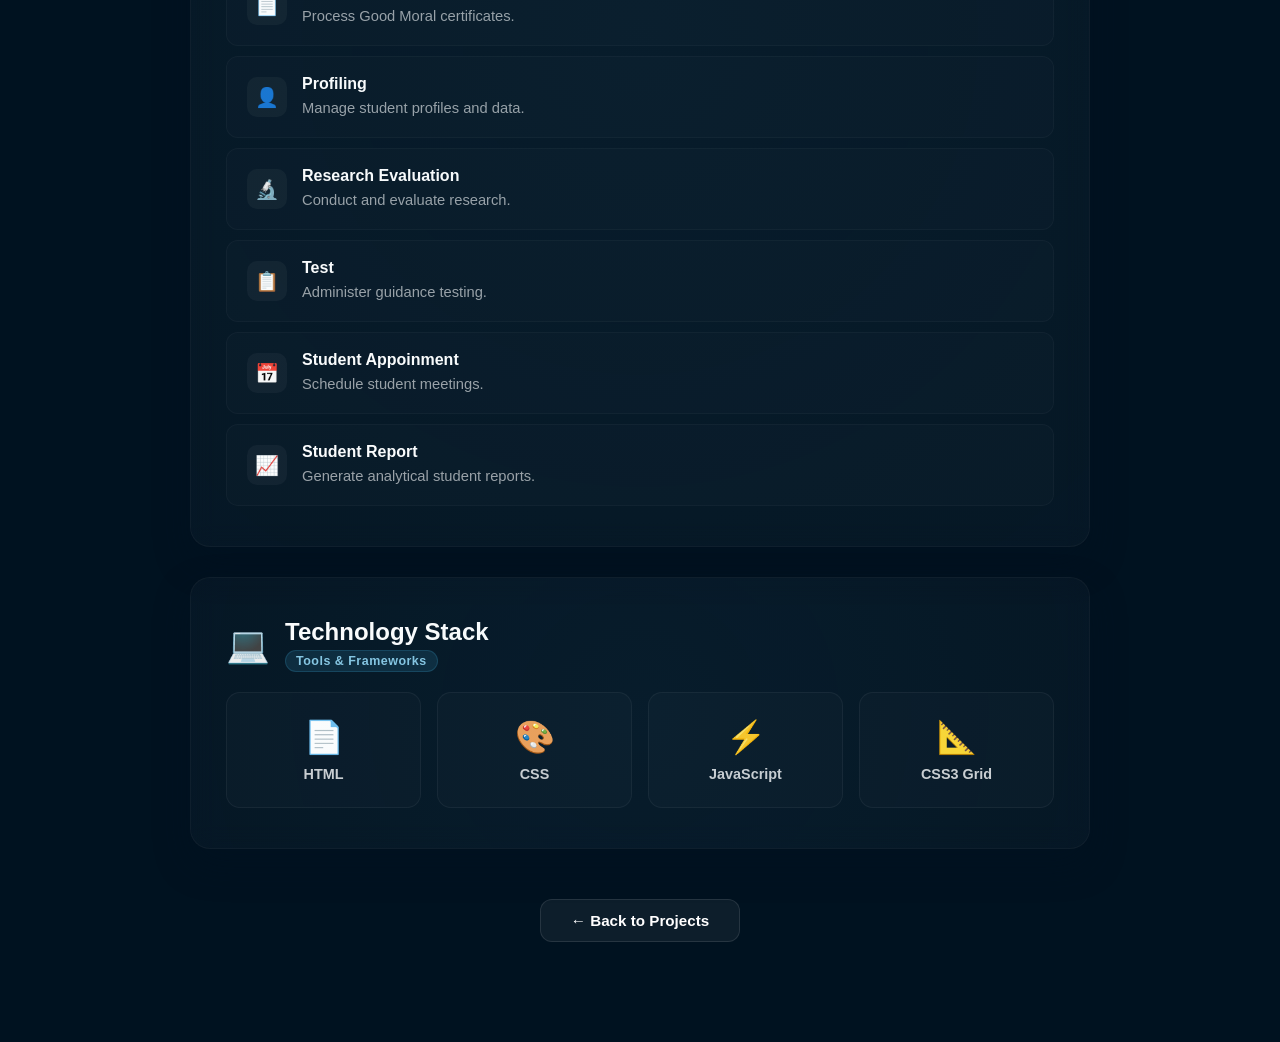
<file: GUIDE/index6.html>
<!DOCTYPE html>
<html lang="en">

<head>
    <meta charset="UTF-8">
    <meta name="viewport" content="width=device-width, initial-scale=1.0">
    <title>Guide - Guidance System</title>
    <meta name="description" content="Guide for the Guidance System.">
    <link rel="icon" type="image/png" href="../logo.png">
    <link rel="stylesheet" href="../index.css">
    <link rel="stylesheet" href="index.css">
</head>

<body>
    <script src="../header.js" data-prefix="../"></script>

    <section class="guide-section">
        <div class="guide-container">
            <h1 class="guide-title">SYSTEM GUIDE</h1>
            <p class="guide-subtitle">Guidance System</p>

            <!-- System Preview Image -->
            <div class="guide-hero-image">
                <img src="../Screenshot/guidance.png" alt="Guidance System Preview">
                <div class="image-glow"></div>
            </div>

            <!-- Getting Started -->
            <div class="guide-card guide-intro-card">
                <div class="guide-card-icon">🚀</div>
                <h2>Getting Started</h2>
                <p>A group project developed to handle guidance counseling systems with an accessible user interface.
                    Access the live system at:</p>
                <a href="https://linbil21.github.io/Guidance/login.html" target="_blank" class="guide-link-btn">
                    <span>Open Live System</span>
                    <span class="guide-link-icon">🌐</span>
                </a>
            </div>

            <!-- Sidebar Navigation -->
            <div class="guide-card">
                <div class="guide-card-header">
                    <div class="guide-card-icon">🧭</div>
                    <div>
                        <h2>Sidebar Navigation</h2>
                        <span class="guide-card-tag">Core Features</span>
                    </div>
                </div>
                <p>The guidance system provides access to the following modules through the left sidebar:</p>
                <div class="guide-nav-list">
                    <div class="guide-nav-item active-nav">
                        <div class="nav-item-icon">📊</div>
                        <div>
                            <h4>Dashboard</h4>
                            <p>Overview of system activities.</p>
                        </div>
                    </div>
                    <div class="guide-nav-item">
                        <div class="nav-item-icon">📝</div>
                        <div>
                            <h4>Posting</h4>
                            <p>Manage announcements and updates.</p>
                        </div>
                    </div>
                    <div class="guide-nav-item">
                        <div class="nav-item-icon">🤝</div>
                        <div>
                            <h4>Counseling Services</h4>
                            <p>Track and manage counseling sessions.</p>
                        </div>
                    </div>
                    <div class="guide-nav-item">
                        <div class="nav-item-icon">📄</div>
                        <div>
                            <h4>Document (Good Moral)</h4>
                            <p>Process Good Moral certificates.</p>
                        </div>
                    </div>
                    <div class="guide-nav-item">
                        <div class="nav-item-icon">👤</div>
                        <div>
                            <h4>Profiling</h4>
                            <p>Manage student profiles and data.</p>
                        </div>
                    </div>
                    <div class="guide-nav-item">
                        <div class="nav-item-icon">🔬</div>
                        <div>
                            <h4>Research Evaluation</h4>
                            <p>Conduct and evaluate research.</p>
                        </div>
                    </div>
                    <div class="guide-nav-item">
                        <div class="nav-item-icon">📋</div>
                        <div>
                            <h4>Test</h4>
                            <p>Administer guidance testing.</p>
                        </div>
                    </div>
                    <div class="guide-nav-item">
                        <div class="nav-item-icon">📅</div>
                        <div>
                            <h4>Student Appoinment</h4>
                            <p>Schedule student meetings.</p>
                        </div>
                    </div>
                    <div class="guide-nav-item">
                        <div class="nav-item-icon">📈</div>
                        <div>
                            <h4>Student Report</h4>
                            <p>Generate analytical student reports.</p>
                        </div>
                    </div>
                </div>
            </div>

            <!-- Tech Stack -->
            <div class="guide-card">
                <div class="guide-card-header">
                    <div class="guide-card-icon">💻</div>
                    <div>
                        <h2>Technology Stack</h2>
                        <span class="guide-card-tag">Tools & Frameworks</span>
                    </div>
                </div>
                <div class="guide-tech-stack">
                    <div class="tech-item">
                        <div class="tech-icon">📄</div>
                        <span>HTML</span>
                    </div>
                    <div class="tech-item">
                        <div class="tech-icon">🎨</div>
                        <span>CSS</span>
                    </div>
                    <div class="tech-item">
                        <div class="tech-icon">⚡</div>
                        <span>JavaScript</span>
                    </div>
                    <div class="tech-item">
                        <div class="tech-icon">📐</div>
                        <span>CSS3 Grid</span>
                    </div>
                </div>
            </div>

            <!-- Back to Projects -->
            <div class="guide-back">
                <a href="../Projects/index.html" class="guide-back-btn">
                    <span>← Back to Projects</span>
                </a>
            </div>
        </div>
    </section>
</body>

</html>
</file>
<file: index.css>
* {
    margin: 0;
    padding: 0;
    box-sizing: border-box;
}

html {
    background-color: #001220;
    scroll-behavior: smooth;
}

body {
    min-height: 100vh;
    margin: 0;
    padding: 0;
    overflow-y: auto;
    overflow-x: hidden;
    font-family: Arial, Helvetica, sans-serif;
    color: white;
    position: relative;
    background: transparent;
    /* Allows pseudo-elements to show through */
}

/* Layer 1 - Primary diamonds (drifting slowly) */
body::before {
    content: "";
    position: fixed;
    /* Extra padding to prevent white background showing during drifting */
    top: -8vh;
    left: -8vw;
    width: 116vw;
    height: 116vh;
    z-index: -2;
    background-image: url(./polygon-scatter-haikei.png);
    background-size: 240px;
    background-position: center;
    background-repeat: repeat;
    animation: floatBackground1 28s ease-in-out infinite alternate;
    transform-origin: center;
    will-change: transform;
    opacity: 0.7;
}

/* Layer 2 - Secondary diamonds (rotated 180deg to double the amount of diamonds and create depth) */
body::after {
    content: "";
    position: fixed;
    top: -10vh;
    left: -10vw;
    width: 120vw;
    height: 120vh;
    z-index: -1;
    background-image: url(./polygon-scatter-haikei.png);
    background-size: 180px;
    background-position: center;
    background-repeat: repeat;
    opacity: 0.45;
    transform-origin: center;
    animation: floatBackground2 40s ease-in-out infinite alternate;
    will-change: transform;
    pointer-events: none;
    /* Do not block mouse inputs */
}

@keyframes floatBackground1 {
    0% {
        transform: translate(0, 0) rotate(0deg) scale(1);
    }

    50% {
        transform: translate(-3.5vw, 2.5vh) rotate(1.2deg) scale(1.02);
    }

    100% {
        transform: translate(3.5vw, -2.5vh) rotate(-1.2deg) scale(1);
    }
}

@keyframes floatBackground2 {
    0% {
        transform: translate(0, 0) rotate(180deg) scale(1.1);
    }

    50% {
        transform: translate(2.5vw, -3.5vh) rotate(181.5deg) scale(1.13);
    }

    100% {
        transform: translate(-2.5vw, 3.5vh) rotate(178.5deg) scale(1.1);
    }
}


/* Header and Navigation Bar Styling with Glassmorphism and Smooth Animations */
header {
    position: fixed;
    top: 0;
    left: 0;
    width: 100%;
    display: flex;
    justify-content: space-between;
    align-items: center;
    padding: 20px 50px;
    z-index: 100;
    /* Stays above the particles background */
    background: rgba(0, 18, 32, 0.3);
    backdrop-filter: blur(12px);
    -webkit-backdrop-filter: blur(12px);
    border-bottom: 1px solid rgba(255, 255, 255, 0.08);

    /* Smooth Entrance Animation */
    animation: headerSlideDown 1s cubic-bezier(0.25, 1, 0.5, 1) forwards;
}

header .logo-link {
    display: flex;
    align-items: center;
    text-decoration: none;
}

header .logo-img {
    height: 48px;
    width: auto;
    object-fit: contain;
    transition: transform 0.3s ease, filter 0.3s ease;
    filter: drop-shadow(0 0 6px rgba(46, 130, 166, 0.3));
}

header .logo-link:hover .logo-img {
    transform: scale(1.06);
    filter: drop-shadow(0 0 12px rgba(46, 130, 166, 0.6));
}

header .logo-text {
    font-size: 1.3rem;
    font-weight: 800;
    letter-spacing: 1px;
    background: linear-gradient(120deg, #ffffff 10%, #88c8e4 40%, #2e82a6 60%, #88c8e4 80%, #ffffff 100%);
    background-size: 200% auto;
    -webkit-background-clip: text;
    -webkit-text-fill-color: transparent;
    animation: textGradientShift 6s linear infinite;
    white-space: nowrap;
}

header nav ul {
    list-style: none;
    display: flex;
    align-items: center;
    gap: 30px;
}

header nav ul li {
    display: inline-block;
    text-transform: uppercase;
    letter-spacing: 1.5px;
    font-size: 0.9rem;
}

header nav ul li a {
    color: rgba(255, 255, 255, 0.8);
    text-decoration: none;
    font-weight: 600;
    position: relative;
    padding: 5px 0;
    transition: color 0.3s ease;
}

header nav ul li a:hover {
    color: #88c8e4;
}

/* Underline slide effect on nav hover */
header nav ul li a::after {
    content: "";
    position: absolute;
    bottom: 0;
    left: 0;
    width: 100%;
    height: 2px;
    background: linear-gradient(90deg, #2e82a6, #88c8e4);
    transform: scaleX(0);
    transform-origin: right;
    transition: transform 0.35s cubic-bezier(0.25, 1, 0.5, 1);
}

header nav ul li a:hover::after {
    transform: scaleX(1);
    transform-origin: left;
}

/* Keyframes for smooth header drop-down */
@keyframes headerSlideDown {
    0% {
        transform: translateY(-100%);
        opacity: 0;
    }

    100% {
        transform: translateY(0);
        opacity: 1;
    }
}

/* Hero Section Styles */
.hero {
    min-height: calc(100vh - 80px);
    margin-top: 80px;
    display: flex;
    justify-content: space-between;
    align-items: center;
    padding: 40px 10%;
    gap: 50px;
    z-index: 1;
}

.hero-content {
    flex: 1.2;
    display: flex;
    flex-direction: column;
    justify-content: center;
}

.hero-content h1 {
    font-size: 2.8rem;
    font-weight: 800;
    color: #ffffff;
    margin-bottom: 15px;
    line-height: 1.2;
}

.hero-content h1 .name-highlight {
    background: linear-gradient(120deg, #ffffff 10%, #88c8e4 40%, #2e82a6 60%, #88c8e4 80%, #ffffff 100%);
    background-size: 200% auto;
    -webkit-background-clip: text;
    -webkit-text-fill-color: transparent;
    filter: drop-shadow(0 0 10px rgba(46, 130, 166, 0.3));
    animation: textGradientShift 4s linear infinite;
}

@keyframes textGradientShift {
    0% {
        background-position: 0% center;
    }

    100% {
        background-position: 200% center;
    }
}

.hero-content .title-grad {
    font-size: 1.4rem;
    font-weight: 700;
    color: #88c8e4;
    letter-spacing: 2px;
    margin-bottom: 5px;
}

.hero-content .subtitle-grad {
    font-size: 1.1rem;
    color: rgba(255, 255, 255, 0.6);
    margin-bottom: 25px;
}

/* Typing text styling */
.hero-content .typing-text {
    font-size: 2.3rem;
    font-weight: 800;
    color: #ffffff;
    height: 60px;
    /* Prevents layout shifting during typing */
    display: flex;
    align-items: center;
    margin-bottom: 20px;
}

.hero-content .typing-text .typed-text {
    background: linear-gradient(135deg, #88c8e4, #2e82a6);
    -webkit-background-clip: text;
    -webkit-text-fill-color: transparent;
}

.hero-content .typing-text .cursor {
    display: inline-block;
    width: 3px;
    background-color: #2e82a6;
    margin-left: 5px;
    animation: blinkCursor 0.8s infinite;
}

@keyframes blinkCursor {

    0%,
    100% {
        opacity: 0;
    }

    50% {
        opacity: 1;
    }
}

.hero-content .desc {
    font-size: 1.1rem;
    color: rgba(255, 255, 255, 0.8);
    line-height: 1.6;
    margin-bottom: 35px;
    max-width: 550px;
}

/* Social media links */
.social-links {
    display: flex;
    gap: 20px;
    margin-bottom: 40px;
}

.social-icon {
    width: 48px;
    height: 48px;
    border-radius: 50%;
    overflow: hidden;
    display: flex;
    justify-content: center;
    align-items: center;
    background: rgba(255, 255, 255, 0.05);
    border: 1px solid rgba(255, 255, 255, 0.1);
    transition: all 0.4s cubic-bezier(0.175, 0.885, 0.32, 1.275);
}

.social-icon img {
    width: 100%;
    height: 100%;
    object-fit: cover;
    transition: transform 0.4s ease;
}

.social-icon:hover {
    transform: scale(1.15) rotate(8deg);
    background: rgba(46, 130, 166, 0.2);
    border-color: #2e82a6;
    box-shadow: 0 0 15px rgba(46, 130, 166, 0.4);
}

.social-icon:hover img {
    transform: scale(1.05);
}

/* Resume button with premium animations */
.btn-resume {
    align-self: flex-start;
    padding: 14px 45px;
    font-size: 1.05rem;
    font-weight: 700;
    color: #ffffff;
    background: linear-gradient(135deg, #1d6e91, #2e82a6);
    border: none;
    border-radius: 30px;
    text-decoration: none;
    box-shadow: 0 4px 15px rgba(46, 130, 166, 0.3);
    transition: all 0.4s cubic-bezier(0.25, 1, 0.5, 1);
    position: relative;
    overflow: hidden;
}

/* Shiny hover animation effect */
.btn-resume::before {
    content: "";
    position: absolute;
    top: 0;
    left: -100%;
    width: 100%;
    height: 100%;
    background: linear-gradient(120deg,
            transparent,
            rgba(255, 255, 255, 0.25),
            transparent);
    transition: all 0.6s ease;
}

.btn-resume:hover {
    transform: translateY(-4px) scale(1.02);
    box-shadow: 0 8px 25px rgba(46, 130, 166, 0.5);
    background: linear-gradient(135deg, #2e82a6, #88c8e4);
}

.btn-resume:hover::before {
    left: 100%;
}

.btn-resume:active {
    transform: translateY(-1px);
}

/* Hero Profile image styling with float animation */
.hero-image {
    flex: 0.8;
    display: flex;
    justify-content: center;
    align-items: center;
}

.image-wrapper {
    position: relative;
    width: 320px;
    height: 320px;
    border-radius: 50%;
    padding: 5px;
    background: linear-gradient(135deg, #2e82a6, #88c8e4);
    box-shadow: 0 10px 30px rgba(46, 130, 166, 0.3);
    /* Float animation */
    animation: floatImage 6s ease-in-out infinite;
    transition: transform 0.4s ease, box-shadow 0.4s ease;
}

.image-wrapper::before {
    content: "";
    position: absolute;
    top: -15px;
    left: -15px;
    right: -15px;
    bottom: -15px;
    border-radius: 50%;
    border: 2px dashed rgba(46, 130, 166, 0.3);
    animation: rotateRing 20s linear infinite;
    pointer-events: none;
}

.image-wrapper img {
    width: 100%;
    height: 100%;
    border-radius: 50%;
    object-fit: cover;
    border: 4px solid #001220;
    /* Matches background */
}

/* Smooth float and rotation keyframes */
@keyframes floatImage {

    0%,
    100% {
        transform: translateY(0);
    }

    50% {
        transform: translateY(-15px);
        box-shadow: 0 20px 40px rgba(46, 130, 166, 0.5);
    }
}

@keyframes rotateRing {
    0% {
        transform: rotate(0deg);
    }

    100% {
        transform: rotate(360deg);
    }
}

/* Responsive styles */
@media (max-width: 992px) {
    .hero {
        flex-direction: column-reverse;
        text-align: center;
        padding: 40px 5%;
        margin-top: 100px;
        gap: 40px;
    }

    .hero-content {
        align-items: center;
    }

    .btn-resume {
        align-self: center;
    }

    .image-wrapper {
        width: 260px;
        height: 260px;
    }
}

/* About Page Styles */
.about-section {
    min-height: calc(100vh - 80px);
    margin-top: 80px;
    display: flex;
    justify-content: center;
    align-items: center;
    padding: 40px 10%;
    z-index: 1;
}

.about-container {
    display: flex;
    align-items: center;
    justify-content: space-between;
    gap: 80px;
    width: 100%;
    max-width: 1200px;
}

.about-image {
    flex: 1;
    display: flex;
    justify-content: center;
}

.about-image-wrapper {
    position: relative;
    width: 380px;
    height: 380px;
    border-radius: 50%;
    padding: 6px;
    background: linear-gradient(135deg, #2e82a6, #88c8e4);
    box-shadow: 0 10px 30px rgba(46, 130, 166, 0.3);
    animation: floatImage 6s ease-in-out infinite;
}

.about-image-wrapper::before {
    content: "";
    position: absolute;
    top: -15px;
    left: -15px;
    right: -15px;
    bottom: -15px;
    border-radius: 50%;
    border: 2px dashed rgba(46, 130, 166, 0.3);
    animation: rotateRing 20s linear infinite;
    pointer-events: none;
}

.about-image-wrapper img {
    width: 100%;
    height: 100%;
    border-radius: 50%;
    object-fit: cover;
    border: 4px solid #001220;
}

.about-content {
    flex: 1.2;
    display: flex;
    flex-direction: column;
    align-items: center;
    /* Centers the content block horizontally */
    text-align: center;
    /* Centers the text */
}

.about-title {
    font-size: 2.5rem;
    font-weight: 800;
    letter-spacing: 2px;
    background: linear-gradient(120deg, #ffffff 10%, #88c8e4 40%, #2e82a6 60%, #88c8e4 80%, #ffffff 100%);
    background-size: 200% auto;
    -webkit-background-clip: text;
    -webkit-text-fill-color: transparent;
    margin-bottom: 30px;
    position: relative;
    animation: textGradientShift 4s linear infinite;
    filter: drop-shadow(0 0 10px rgba(46, 130, 166, 0.25));
}

/* Subtle line under the title */
.about-title::after {
    content: "";
    position: absolute;
    bottom: -8px;
    left: 50%;
    transform: translateX(-50%);
    width: 80px;
    height: 3px;
    background: linear-gradient(90deg, #2e82a6, #88c8e4, #ffffff, #2e82a6);
    background-size: 200% auto;
    border-radius: 2px;
    animation: textGradientShift 4s linear infinite;
}

.about-text {
    display: flex;
    flex-direction: column;
    gap: 20px;
}

.about-text p {
    font-size: 1.1rem;
    line-height: 1.6;
    color: rgba(255, 255, 255, 0.85);
}

.about-text strong {
    color: #88c8e4;
    font-weight: 600;
}

/* Responsive styles */
@media (max-width: 992px) {
    .about-container {
        flex-direction: column;
        gap: 50px;
    }

    .about-image-wrapper {
        width: 300px;
        height: 300px;
    }

    .about-title {
        font-size: 2.2rem;
    }
}

/* Custom Scrollbar styled dynamically */
::-webkit-scrollbar {
    width: 10px;
}

::-webkit-scrollbar-track {
    background: rgba(0, 18, 32, 0.8);
    margin-top: 80px;
    /* Offset to start the scrollbar exactly below the header */
}

::-webkit-scrollbar-thumb {
    background: linear-gradient(180deg, #2e82a6, #88c8e4);
    border-radius: 5px;
    border: 2px solid #001220;
}

::-webkit-scrollbar-thumb:hover {
    background: linear-gradient(180deg, #88c8e4, #ffffff);
}

/* Skills & Subjects Section Styles */
.skills-subjects-section {
    padding: 60px 10% 100px 10%;
    display: flex;
    justify-content: center;
    align-items: center;
    z-index: 1;
    position: relative;
}

.skills-subjects-container {
    width: 100%;
    max-width: 1200px;
    display: grid;
    grid-template-columns: 1fr 1fr;
    gap: 60px;
}

.skills-column,
.subjects-column {
    display: flex;
    flex-direction: column;
    align-items: center;
    width: 100%;
}

.skills-title {
    font-size: 2.5rem;
    font-weight: 800;
    letter-spacing: 2px;
    background: linear-gradient(120deg, #ffffff 10%, #88c8e4 40%, #2e82a6 60%, #88c8e4 80%, #ffffff 100%);
    background-size: 200% auto;
    -webkit-background-clip: text;
    -webkit-text-fill-color: transparent;
    margin-bottom: 50px;
    position: relative;
    animation: textGradientShift 4s linear infinite;
    filter: drop-shadow(0 0 10px rgba(46, 130, 166, 0.25));
}

.skills-title::after {
    content: "";
    position: absolute;
    bottom: -8px;
    left: 50%;
    transform: translateX(-50%);
    width: 80px;
    height: 3px;
    background: linear-gradient(90deg, #2e82a6, #88c8e4, #ffffff, #2e82a6);
    background-size: 200% auto;
    border-radius: 2px;
    animation: textGradientShift 4s linear infinite;
}

.skills-list {
    display: flex;
    flex-direction: column;
    gap: 25px;
    width: 100%;
}

.skill-card {
    background: rgba(255, 255, 255, 0.03);
    border: 1px solid rgba(255, 255, 255, 0.05);
    border-radius: 16px;
    padding: 20px 30px;
    backdrop-filter: blur(10px);
    -webkit-backdrop-filter: blur(10px);
    transition: transform 0.4s cubic-bezier(0.175, 0.885, 0.32, 1.275), box-shadow 0.4s ease, border-color 0.4s ease;
    width: 100%;
}

.skill-card:hover {
    transform: translateY(-5px);
    border-color: rgba(46, 130, 166, 0.3);
    box-shadow: 0 15px 30px rgba(0, 18, 32, 0.5), 0 0 20px rgba(46, 130, 166, 0.25);
}

.skill-info {
    display: flex;
    justify-content: space-between;
    align-items: center;
    margin-bottom: 12px;
}

.skill-info span {
    font-size: 1.1rem;
    font-weight: 600;
}

.skill-info span:first-child {
    color: #ffffff;
}

.skill-info span:last-child {
    color: #88c8e4;
}

.progress-bar {
    width: 100%;
    height: 10px;
    background: rgba(255, 255, 255, 0.1);
    border-radius: 5px;
    overflow: hidden;
}

.progress {
    height: 100%;
    width: var(--progress-width);
    background: linear-gradient(90deg, #2e82a6, #88c8e4);
    border-radius: 5px;
    animation: fillProgress 1.8s cubic-bezier(0.1, 0.8, 0.2, 1) forwards;
    position: relative;
    overflow: hidden;
}

.progress::after {
    content: "";
    position: absolute;
    top: 0;
    left: -100%;
    width: 100%;
    height: 100%;
    background: linear-gradient(90deg, transparent, rgba(255, 255, 255, 0.25), transparent);
    animation: progressShine 3s infinite linear;
}

.skill-desc {
    font-size: 0.95rem;
    color: rgba(255, 255, 255, 0.7);
    line-height: 1.5;
    margin-top: 15px;
}

@keyframes fillProgress {
    from {
        width: 0;
    }

    to {
        width: var(--progress-width);
    }
}

@keyframes progressShine {
    0% {
        left: -100%;
    }

    100% {
        left: 100%;
    }
}

@media (max-width: 992px) {
    .skills-subjects-container {
        grid-template-columns: 1fr;
        gap: 50px;
    }

    .skills-subjects-section {
        padding: 40px 5% 80px 5%;
    }
}

.subject-card {
    background: rgba(255, 255, 255, 0.03);
    border: 1px solid rgba(255, 255, 255, 0.05);
    border-radius: 16px;
    padding: 24px 30px;
    backdrop-filter: blur(10px);
    -webkit-backdrop-filter: blur(10px);
    transition: transform 0.4s cubic-bezier(0.175, 0.885, 0.32, 1.275), box-shadow 0.4s ease, border-color 0.4s ease;
    width: 100%;
    display: flex;
    align-items: center;
    justify-content: center;
    text-align: center;
}

.subject-card:hover {
    transform: translateY(-5px);
    border-color: rgba(46, 130, 166, 0.3);
    box-shadow: 0 15px 30px rgba(0, 18, 32, 0.5), 0 0 20px rgba(46, 130, 166, 0.25);
}

.subject-card span {
    font-size: 1.15rem;
    font-weight: 600;
    color: #ffffff;
    background: linear-gradient(135deg, #ffffff 60%, #88c8e4);
    -webkit-background-clip: text;
    -webkit-text-fill-color: transparent;
}

/* Education Section Styles */
.education-section {
    padding: 60px 10% 100px 10%;
    display: flex;
    justify-content: center;
    align-items: center;
    z-index: 1;
    position: relative;
}

.education-container {
    width: 100%;
    max-width: 1200px;
    display: flex;
    flex-direction: column;
    align-items: center;
}

.education-glass-box {
    background: rgba(255, 255, 255, 0.02);
    border: 1px solid rgba(255, 255, 255, 0.05);
    border-radius: 24px;
    padding: 50px 40px;
    width: 100%;
    backdrop-filter: blur(15px);
    -webkit-backdrop-filter: blur(15px);
    box-shadow: 0 20px 40px rgba(0, 18, 32, 0.4), inset 0 0 20px rgba(255, 255, 255, 0.01);
}

.education-timeline {
    position: relative;
    border-left: 2px solid rgba(46, 130, 166, 0.3);
    margin-left: 20px;
    padding-left: 30px;
    display: flex;
    flex-direction: column;
    gap: 40px;
}

.timeline-item {
    position: relative;
}

.timeline-dot {
    position: absolute;
    left: -41px;
    top: 10px;
    width: 20px;
    height: 20px;
    border-radius: 50%;
    background: #001220;
    border: 3px solid #88c8e4;
    box-shadow: 0 0 10px rgba(136, 200, 228, 0.8);
    transition: background 0.3s ease, transform 0.3s ease;
}

.timeline-item:hover .timeline-dot {
    background: #88c8e4;
    transform: scale(1.2);
}

.education-card {
    background: rgba(255, 255, 255, 0.02);
    border: 1px solid rgba(255, 255, 255, 0.03);
    border-radius: 16px;
    padding: 25px 30px;
    transition: transform 0.3s ease, border-color 0.3s ease, box-shadow 0.3s ease;
    display: flex;
    flex-direction: row-reverse;
    gap: 25px;
    align-items: flex-start;
}

.education-card:hover {
    transform: translateX(5px);
    border-color: rgba(46, 130, 166, 0.2);
    box-shadow: 0 10px 25px rgba(0, 18, 32, 0.3), 0 0 15px rgba(46, 130, 166, 0.15);
}

.education-card-logo {
    flex-shrink: 0;
    width: 64px;
    height: 64px;
    border-radius: 12px;
    background: rgba(255, 255, 255, 0.04);
    border: 1px solid rgba(255, 255, 255, 0.08);
    display: flex;
    justify-content: center;
    align-items: center;
    overflow: hidden;
    padding: 6px;
}

.education-card-logo img {
    width: 100%;
    height: 100%;
    object-fit: contain;
}

.education-card-content {
    flex: 1;
}

.education-date {
    display: inline-block;
    padding: 6px 14px;
    background: rgba(46, 130, 166, 0.2);
    border: 1px solid rgba(46, 130, 166, 0.3);
    color: #88c8e4;
    border-radius: 20px;
    font-size: 0.85rem;
    font-weight: 700;
    margin-bottom: 15px;
    letter-spacing: 0.5px;
}

.education-years {
    font-size: 0.9rem;
    font-weight: 600;
    color: rgba(255, 255, 255, 0.6);
    margin-bottom: 8px;
    display: flex;
    align-items: center;
    gap: 8px;
    letter-spacing: 0.5px;
}

.education-years::before {
    content: "📅";
    font-size: 0.85rem;
    opacity: 0.8;
}

.education-school {
    font-size: 1.05rem;
    font-weight: 700;
    color: #88c8e4;
    margin-bottom: 12px;
    display: flex;
    align-items: center;
    gap: 8px;
    letter-spacing: 0.5px;
}

.education-school::before {
    content: "🏫";
    font-size: 0.95rem;
    opacity: 0.8;
}

.education-card h3 {
    font-size: 1.35rem;
    color: #ffffff;
    margin-bottom: 10px;
}

.education-desc {
    font-size: 1rem;
    color: rgba(255, 255, 255, 0.7);
    line-height: 1.6;
}

@media (max-width: 768px) {
    .education-glass-box {
        padding: 30px 20px;
    }

    .education-timeline {
        padding-left: 20px;
        margin-left: 10px;
    }

    .timeline-dot {
        left: -31px;
        width: 16px;
        height: 16px;
        border-width: 2.5px;
    }

    .education-card {
        flex-direction: column;
        align-items: center;
        text-align: center;
        gap: 15px;
    }

    .education-years,
    .education-school {
        justify-content: center;
    }

    .education-card h3 {
        font-size: 1.25rem;
    }
}
</file>
<file: Contact/Contact.css>
/* Contact Page Stylesheet */

/* Contact Section Layout */
.contact-section {
    min-height: calc(100vh - 80px);
    margin-top: 80px;
    padding: 60px 10% 100px 10%;
    display: flex;
    justify-content: center;
    align-items: center;
    z-index: 1;
    position: relative;
}

.contact-container {
    width: 100%;
    max-width: 1200px;
    display: flex;
    flex-direction: column;
    align-items: center;
}

.contact-title {
    font-size: 2.5rem;
    font-weight: 800;
    letter-spacing: 2px;
    background: linear-gradient(120deg, #ffffff 10%, #88c8e4 40%, #2e82a6 60%, #88c8e4 80%, #ffffff 100%);
    background-size: 200% auto;
    -webkit-background-clip: text;
    -webkit-text-fill-color: transparent;
    margin-bottom: 50px;
    position: relative;
    animation: textGradientShift 4s linear infinite;
    filter: drop-shadow(0 0 10px rgba(46, 130, 166, 0.25));
}

.contact-title::after {
    content: "";
    position: absolute;
    bottom: -8px;
    left: 50%;
    transform: translateX(-50%);
    width: 80px;
    height: 3px;
    background: linear-gradient(90deg, #2e82a6, #88c8e4, #ffffff, #2e82a6);
    background-size: 200% auto;
    border-radius: 2px;
    animation: textGradientShift 4s linear infinite;
}

.contact-wrapper {
    width: 100%;
    display: grid;
    grid-template-columns: 1fr 1.2fr;
    gap: 50px;
    align-items: start;
}

/* Glassmorphic Panels */
.contact-info-panel,
.contact-form-panel {
    background: rgba(255, 255, 255, 0.02);
    border: 1px solid rgba(255, 255, 255, 0.04);
    border-radius: 24px;
    padding: 40px;
    backdrop-filter: blur(12px);
    -webkit-backdrop-filter: blur(12px);
    box-shadow: 0 15px 35px rgba(0, 18, 32, 0.4), inset 0 0 20px rgba(255, 255, 255, 0.01);
    transition: transform 0.4s ease, border-color 0.4s ease, box-shadow 0.4s ease;
}

.contact-info-panel:hover,
.contact-form-panel:hover {
    border-color: rgba(136, 200, 228, 0.2);
    box-shadow: 0 20px 40px rgba(0, 18, 32, 0.5), 0 0 20px rgba(46, 130, 166, 0.15);
}

.contact-info-panel h3,
.contact-form-panel h3 {
    font-size: 1.6rem;
    color: #ffffff;
    margin-bottom: 20px;
    font-weight: 800;
    letter-spacing: 0.5px;
    background: linear-gradient(135deg, #ffffff, #88c8e4);
    -webkit-background-clip: text;
    -webkit-text-fill-color: transparent;
}

.contact-desc {
    font-size: 1rem;
    color: rgba(255, 255, 255, 0.7);
    line-height: 1.6;
    margin-bottom: 30px;
}

/* Contact details items */
.contact-details {
    display: flex;
    flex-direction: column;
    gap: 25px;
    margin-bottom: 40px;
}

.contact-item {
    display: flex;
    align-items: center;
    gap: 20px;
}

.contact-icon {
    width: 50px;
    height: 50px;
    border-radius: 12px;
    background: rgba(46, 130, 166, 0.15);
    border: 1px solid rgba(46, 130, 166, 0.25);
    display: flex;
    justify-content: center;
    align-items: center;
    font-size: 1.3rem;
    flex-shrink: 0;
    box-shadow: 0 4px 10px rgba(0, 18, 32, 0.2);
}

.contact-item-text h4 {
    font-size: 0.9rem;
    color: rgba(255, 255, 255, 0.5);
    text-transform: uppercase;
    letter-spacing: 1px;
    margin-bottom: 4px;
}

.contact-item-text p,
.contact-item-text a {
    font-size: 1.05rem;
    color: #ffffff;
    text-decoration: none;
    font-weight: 600;
    transition: color 0.3s ease;
}

.contact-item-text a:hover {
    color: #88c8e4;
}

/* Social link panel */
.social-links-panel h4 {
    font-size: 0.95rem;
    color: rgba(255, 255, 255, 0.5);
    text-transform: uppercase;
    letter-spacing: 1px;
    margin-bottom: 15px;
}

.social-icons {
    display: flex;
    gap: 15px;
}

.social-icon {
    width: 44px;
    height: 44px;
    border-radius: 50%;
    overflow: hidden;
    display: flex;
    justify-content: center;
    align-items: center;
    background: rgba(255, 255, 255, 0.04);
    border: 1px solid rgba(255, 255, 255, 0.08);
    transition: all 0.4s cubic-bezier(0.175, 0.885, 0.32, 1.275);
}

.social-icon img {
    width: 100%;
    height: 100%;
    object-fit: cover;
    transition: transform 0.4s ease;
}

.social-icon:hover {
    transform: scale(1.15) rotate(8deg);
    background: rgba(46, 130, 166, 0.2);
    border-color: #2e82a6;
    box-shadow: 0 0 15px rgba(46, 130, 166, 0.4);
}

/* Form Styles */
.form-group {
    display: flex;
    flex-direction: column;
    margin-bottom: 20px;
}

.form-group label {
    font-size: 0.9rem;
    font-weight: 600;
    color: rgba(255, 255, 255, 0.85);
    margin-bottom: 8px;
    letter-spacing: 0.5px;
}

.form-group input,
.form-group textarea {
    width: 100%;
    padding: 14px 18px;
    background: rgba(255, 255, 255, 0.04);
    border: 1px solid rgba(255, 255, 255, 0.08);
    border-radius: 12px;
    color: #ffffff;
    font-size: 1rem;
    outline: none;
    transition: all 0.3s ease;
}

.form-group textarea {
    resize: none;
}

.form-group input:focus,
.form-group textarea:focus {
    border-color: #88c8e4;
    background: rgba(255, 255, 255, 0.07);
    box-shadow: 0 0 15px rgba(46, 130, 166, 0.25);
}

.submit-form-btn {
    width: 100%;
    display: flex;
    justify-content: center;
    align-items: center;
    gap: 10px;
    padding: 14px;
    border-radius: 12px;
    font-weight: 700;
    font-size: 1rem;
    color: #ffffff;
    background: linear-gradient(135deg, #1d6e91, #2e82a6);
    border: none;
    cursor: pointer;
    box-shadow: 0 4px 15px rgba(46, 130, 166, 0.25);
    transition: all 0.3s ease;
}

.submit-form-btn:hover {
    background: linear-gradient(135deg, #2e82a6, #88c8e4);
    box-shadow: 0 6px 20px rgba(46, 130, 166, 0.4);
    transform: translateY(-2px);
}

/* Success Toast Overlay */
.toast-overlay {
    position: fixed;
    top: 0;
    left: 0;
    width: 100vw;
    height: 100vh;
    background: rgba(0, 18, 32, 0.7);
    backdrop-filter: blur(15px);
    -webkit-backdrop-filter: blur(15px);
    z-index: 1000;
    display: flex;
    justify-content: center;
    align-items: center;
    opacity: 0;
    pointer-events: none;
    transition: opacity 0.4s ease;
}

.toast-overlay.active {
    opacity: 1;
    pointer-events: all;
}

.toast-content {
    background: rgba(255, 255, 255, 0.03);
    border: 1px solid rgba(255, 255, 255, 0.08);
    backdrop-filter: blur(25px);
    -webkit-backdrop-filter: blur(25px);
    box-shadow: 0 25px 50px rgba(0, 18, 32, 0.6), 0 0 30px rgba(46, 130, 166, 0.3);
    border-radius: 24px;
    padding: 40px;
    width: 90%;
    max-width: 400px;
    text-align: center;
    transform: scale(0.85);
    transition: transform 0.4s cubic-bezier(0.175, 0.885, 0.32, 1.275);
}

.toast-overlay.active .toast-content {
    transform: scale(1);
}

.toast-success-icon {
    font-size: 3rem;
    display: inline-block;
    margin-bottom: 20px;
    animation: iconPop 0.5s ease forwards;
}

@keyframes iconPop {
    0% { transform: scale(0); }
    70% { transform: scale(1.2); }
    100% { transform: scale(1); }
}

.toast-content h3 {
    font-size: 1.5rem;
    color: #ffffff;
    margin-bottom: 12px;
    font-weight: 800;
}

.toast-content p {
    font-size: 0.98rem;
    color: rgba(255, 255, 255, 0.7);
    line-height: 1.5;
    margin-bottom: 25px;
}

.toast-btn {
    width: 100%;
    padding: 12px;
    border-radius: 12px;
    font-weight: 700;
    font-size: 0.95rem;
    cursor: pointer;
    background: linear-gradient(135deg, #1d6e91, #2e82a6);
    color: #ffffff;
    border: none;
    box-shadow: 0 4px 15px rgba(46, 130, 166, 0.25);
    transition: all 0.3s ease;
}

.toast-btn:hover {
    background: linear-gradient(135deg, #2e82a6, #88c8e4);
    box-shadow: 0 6px 20px rgba(46, 130, 166, 0.4);
}

/* Responsive Rules */
@media (max-width: 992px) {
    .contact-section {
        padding: 40px 5% 80px 5%;
    }
    .contact-wrapper {
        grid-template-columns: 1fr;
        gap: 40px;
    }
    .contact-info-panel,
    .contact-form-panel {
        padding: 30px;
    }
}
</file>
<file: GUIDE/index.css>
/* Guide Page Specific Stylesheet */

/* Guide Section */
.guide-section {
    min-height: calc(100vh - 80px);
    margin-top: 80px;
    padding: 60px 10% 100px 10%;
    display: flex;
    justify-content: center;
    z-index: 1;
    position: relative;
}

.guide-container {
    width: 100%;
    max-width: 900px;
    display: flex;
    flex-direction: column;
    align-items: center;
}

.guide-title {
    font-size: 2.5rem;
    font-weight: 800;
    letter-spacing: 2px;
    background: linear-gradient(120deg, #ffffff 10%, #88c8e4 40%, #2e82a6 60%, #88c8e4 80%, #ffffff 100%);
    background-size: 200% auto;
    -webkit-background-clip: text;
    -webkit-text-fill-color: transparent;
    margin-bottom: 10px;
    position: relative;
    animation: textGradientShift 4s linear infinite;
    filter: drop-shadow(0 0 10px rgba(46, 130, 166, 0.25));
}

.guide-title::after {
    content: "";
    position: absolute;
    bottom: -8px;
    left: 50%;
    transform: translateX(-50%);
    width: 80px;
    height: 3px;
    background: linear-gradient(90deg, #2e82a6, #88c8e4, #ffffff, #2e82a6);
    background-size: 200% auto;
    border-radius: 2px;
    animation: textGradientShift 4s linear infinite;
}

.guide-subtitle {
    font-size: 1.15rem;
    color: rgba(136, 200, 228, 0.8);
    font-weight: 600;
    letter-spacing: 1px;
    margin-top: 15px;
    margin-bottom: 40px;
    text-align: center;
}

/* Hero Image */
.guide-hero-image {
    width: 100%;
    position: relative;
    margin-bottom: 50px;
    border-radius: 20px;
    overflow: hidden;
    border: 1px solid rgba(255, 255, 255, 0.08);
    box-shadow: 0 20px 50px rgba(0, 18, 32, 0.6), 0 0 30px rgba(46, 130, 166, 0.2);
    transition: transform 0.4s ease, box-shadow 0.4s ease;
}

.guide-hero-image:hover {
    transform: translateY(-5px);
    box-shadow: 0 25px 60px rgba(0, 18, 32, 0.7), 0 0 40px rgba(46, 130, 166, 0.35);
}

.guide-hero-image img {
    width: 100%;
    height: auto;
    display: block;
}

/* ─── Horizontal Slide Carousel ──────────────────────────── */
.guide-carousel {
    width: 100%;
    position: relative;
    border-radius: 20px;
    overflow: hidden;
    border: 1px solid rgba(255, 255, 255, 0.08);
    box-shadow: 0 20px 50px rgba(0, 18, 32, 0.6), 0 0 30px rgba(46, 130, 166, 0.2);
    margin-bottom: 65px; /* room for dots */
    transition: box-shadow 0.4s ease;
}

.guide-carousel:hover {
    box-shadow: 0 25px 60px rgba(0, 18, 32, 0.7), 0 0 40px rgba(46, 130, 166, 0.35);
}

.guide-carousel-track {
    position: relative;
    width: 100%;
    overflow: hidden;
}

.carousel-slide {
    width: 100%;
    height: auto;
    display: block;
    object-fit: cover;
    position: absolute;
    top: 0;
    left: 0;
    opacity: 0;
    transition: opacity 0.6s cubic-bezier(0.4, 0, 0.2, 1), transform 0.6s cubic-bezier(0.4, 0, 0.2, 1);
    transform: scale(0.97);
    z-index: 0;
}

.carousel-slide.active-slide {
    opacity: 1;
    position: relative;
    transform: scale(1);
    z-index: 1;
}

.guide-carousel-glow {
    position: absolute;
    bottom: 0;
    left: 0;
    right: 0;
    height: 120px;
    background: linear-gradient(to top, rgba(0, 18, 32, 0.9), transparent);
    pointer-events: none;
    z-index: 2;
}

/* Dot indicators (Hidden per user request) */
.guide-carousel-dots, #guideCarouselDots {
    display: none !important;
}

.c-dot {
    display: none !important;
}



.guide-hero-image .image-glow {
    position: absolute;
    bottom: 0;
    left: 0;
    right: 0;
    height: 120px;
    background: linear-gradient(to top, rgba(0, 18, 32, 0.9), transparent);
    pointer-events: none;
    z-index: 10;
}

/* Guide Cards */
.guide-card {
    width: 100%;
    background: rgba(255, 255, 255, 0.02);
    border: 1px solid rgba(255, 255, 255, 0.04);
    border-radius: 20px;
    padding: 40px 35px;
    backdrop-filter: blur(12px);
    -webkit-backdrop-filter: blur(12px);
    box-shadow: 0 15px 35px rgba(0, 18, 32, 0.4), inset 0 0 20px rgba(255, 255, 255, 0.01);
    margin-bottom: 30px;
    transition: border-color 0.4s ease, box-shadow 0.4s ease;
    position: relative;
    overflow: hidden;
}

.guide-card::before {
    content: "";
    position: absolute;
    top: -50%;
    left: -50%;
    width: 200%;
    height: 200%;
    background: radial-gradient(circle, rgba(46, 130, 166, 0.06) 0%, transparent 60%);
    pointer-events: none;
    transition: transform 0.5s ease;
}

.guide-card:hover {
    border-color: rgba(136, 200, 228, 0.2);
    box-shadow: 0 20px 40px rgba(0, 18, 32, 0.5), 0 0 25px rgba(46, 130, 166, 0.15);
}

.guide-card-header {
    display: flex;
    align-items: center;
    gap: 15px;
    margin-bottom: 20px;
}

.guide-card-icon {
    font-size: 2.2rem;
    flex-shrink: 0;
}

.guide-intro-card {
    text-align: center;
}

.guide-intro-card .guide-card-icon {
    margin-bottom: 15px;
}

.guide-card h2 {
    font-size: 1.5rem;
    color: #ffffff;
    font-weight: 800;
    margin-bottom: 4px;
}

.guide-card-tag {
    font-size: 0.78rem;
    font-weight: 700;
    padding: 3px 10px;
    background: rgba(46, 130, 166, 0.2);
    border: 1px solid rgba(46, 130, 166, 0.3);
    color: #88c8e4;
    border-radius: 20px;
    letter-spacing: 0.5px;
    display: inline-block;
}

.guide-card p {
    font-size: 1rem;
    color: rgba(255, 255, 255, 0.7);
    line-height: 1.7;
    margin-bottom: 20px;
}

/* Guide Link Button */
.guide-link-btn {
    display: inline-flex;
    align-items: center;
    gap: 8px;
    padding: 12px 30px;
    background: linear-gradient(135deg, #1d6e91, #2e82a6);
    color: #ffffff;
    text-decoration: none;
    border-radius: 12px;
    font-weight: 700;
    font-size: 0.95rem;
    box-shadow: 0 4px 15px rgba(46, 130, 166, 0.25);
    transition: all 0.3s ease;
    margin-bottom: 20px;
}

.guide-link-btn:hover {
    background: linear-gradient(135deg, #2e82a6, #88c8e4);
    box-shadow: 0 6px 20px rgba(46, 130, 166, 0.4);
    transform: translateY(-2px);
}

.guide-link-icon {
    font-size: 1.1rem;
}

/* Guide Note */
.guide-note {
    display: flex;
    align-items: flex-start;
    gap: 12px;
    padding: 16px 20px;
    background: rgba(255, 159, 67, 0.06);
    border: 1px solid rgba(255, 159, 67, 0.15);
    border-radius: 12px;
    margin-top: 10px;
}

.guide-note .note-icon {
    font-size: 1.3rem;
    flex-shrink: 0;
    margin-top: 2px;
}

.guide-note p {
    font-size: 0.92rem;
    color: rgba(255, 255, 255, 0.65);
    margin-bottom: 0;
    line-height: 1.5;
}

/* Features Grid */
.guide-features-grid {
    display: grid;
    grid-template-columns: repeat(auto-fit, minmax(200px, 1fr));
    gap: 16px;
    margin-bottom: 30px;
}

.guide-feature {
    padding: 20px 18px;
    background: rgba(255, 255, 255, 0.02);
    border: 1px solid rgba(255, 255, 255, 0.05);
    border-radius: 14px;
    transition: all 0.3s ease;
}

.guide-feature:hover {
    border-color: rgba(136, 200, 228, 0.2);
    background: rgba(255, 255, 255, 0.04);
    transform: translateY(-3px);
}

.feature-icon {
    width: 42px;
    height: 42px;
    border-radius: 10px;
    display: flex;
    justify-content: center;
    align-items: center;
    font-size: 1.3rem;
    margin-bottom: 12px;
}

.guide-feature h4 {
    font-size: 0.95rem;
    color: #ffffff;
    font-weight: 700;
    margin-bottom: 6px;
}

.guide-feature p {
    font-size: 0.85rem;
    color: rgba(255, 255, 255, 0.55);
    margin-bottom: 0;
    line-height: 1.4;
}

/* Step List */
.guide-step-list {
    width: 100%;
}

.guide-step-list h3 {
    font-size: 1.15rem;
    color: #ffffff;
    font-weight: 700;
    margin-bottom: 18px;
}

.guide-step {
    display: flex;
    align-items: flex-start;
    gap: 15px;
    padding: 18px 20px;
    margin-bottom: 10px;
    background: rgba(255, 255, 255, 0.015);
    border: 1px solid rgba(255, 255, 255, 0.03);
    border-radius: 12px;
    transition: all 0.3s ease;
}

.guide-step:hover {
    border-color: rgba(136, 200, 228, 0.15);
    background: rgba(255, 255, 255, 0.03);
}

.step-number {
    width: 32px;
    height: 32px;
    min-width: 32px;
    border-radius: 50%;
    background: linear-gradient(135deg, #1d6e91, #2e82a6);
    color: #ffffff;
    font-size: 0.85rem;
    font-weight: 800;
    display: flex;
    justify-content: center;
    align-items: center;
    margin-top: 2px;
}

.guide-step h4 {
    font-size: 1rem;
    color: #ffffff;
    font-weight: 700;
    margin-bottom: 4px;
}

.guide-step p {
    font-size: 0.92rem;
    color: rgba(255, 255, 255, 0.6);
    margin-bottom: 0;
    line-height: 1.5;
}

/* Navigation List */
.guide-nav-list {
    display: flex;
    flex-direction: column;
    gap: 10px;
}

.guide-nav-item {
    display: flex;
    align-items: flex-start;
    gap: 15px;
    padding: 18px 20px;
    background: rgba(255, 255, 255, 0.015);
    border: 1px solid rgba(255, 255, 255, 0.03);
    border-radius: 12px;
    transition: all 0.3s ease;
}

.guide-nav-item:hover {
    border-color: rgba(136, 200, 228, 0.15);
    background: rgba(255, 255, 255, 0.03);
}

.guide-nav-item.active-nav {
    border-color: rgba(46, 130, 166, 0.3);
    background: rgba(46, 130, 166, 0.08);
}

.nav-item-icon {
    width: 40px;
    height: 40px;
    min-width: 40px;
    border-radius: 10px;
    background: rgba(255, 255, 255, 0.04);
    display: flex;
    justify-content: center;
    align-items: center;
    font-size: 1.2rem;
    margin-top: 2px;
}

.guide-nav-item h4 {
    font-size: 1rem;
    color: #ffffff;
    font-weight: 700;
    margin-bottom: 4px;
}

.guide-nav-item p {
    font-size: 0.92rem;
    color: rgba(255, 255, 255, 0.6);
    margin-bottom: 0;
    line-height: 1.5;
}

/* Modules Grid */
.guide-modules-grid {
    display: grid;
    grid-template-columns: repeat(auto-fit, minmax(280px, 1fr));
    gap: 20px;
}

.guide-module {
    padding: 28px 24px;
    background: rgba(255, 255, 255, 0.02);
    border: 1px solid rgba(255, 255, 255, 0.05);
    border-radius: 16px;
    transition: all 0.4s cubic-bezier(0.175, 0.885, 0.32, 1.275);
    position: relative;
    overflow: hidden;
}

.guide-module::before {
    content: "";
    position: absolute;
    top: 0;
    left: 0;
    right: 0;
    height: 3px;
    background: linear-gradient(90deg, #2e82a6, #88c8e4);
    opacity: 0;
    transition: opacity 0.3s ease;
}

.guide-module:hover {
    transform: translateY(-5px);
    border-color: rgba(136, 200, 228, 0.25);
    box-shadow: 0 15px 30px rgba(0, 18, 32, 0.5), 0 0 20px rgba(46, 130, 166, 0.2);
}

.guide-module:hover::before {
    opacity: 1;
}

.module-number {
    font-size: 2.5rem;
    font-weight: 900;
    background: linear-gradient(135deg, rgba(46, 130, 166, 0.3), rgba(136, 200, 228, 0.15));
    -webkit-background-clip: text;
    -webkit-text-fill-color: transparent;
    margin-bottom: 10px;
    line-height: 1;
}

.guide-module h4 {
    font-size: 1.1rem;
    color: #ffffff;
    font-weight: 700;
    margin-bottom: 8px;
}

.guide-module p {
    font-size: 0.9rem;
    color: rgba(255, 255, 255, 0.6);
    margin-bottom: 15px;
    line-height: 1.5;
}

.module-tech {
    display: flex;
    flex-wrap: wrap;
    gap: 8px;
}

.module-tech span {
    font-size: 0.75rem;
    font-weight: 600;
    padding: 3px 10px;
    background: rgba(255, 255, 255, 0.04);
    border: 1px solid rgba(255, 255, 255, 0.08);
    color: rgba(255, 255, 255, 0.7);
    border-radius: 6px;
}

/* Tech Stack */
.guide-tech-stack {
    display: grid;
    grid-template-columns: repeat(auto-fit, minmax(120px, 1fr));
    gap: 16px;
}

.tech-item {
    display: flex;
    flex-direction: column;
    align-items: center;
    gap: 10px;
    padding: 25px 15px;
    background: rgba(255, 255, 255, 0.02);
    border: 1px solid rgba(255, 255, 255, 0.05);
    border-radius: 14px;
    transition: all 0.3s ease;
}

.tech-item:hover {
    border-color: rgba(136, 200, 228, 0.25);
    background: rgba(255, 255, 255, 0.04);
    transform: translateY(-3px);
}

.tech-icon {
    font-size: 2rem;
}

.tech-item span {
    font-size: 0.9rem;
    color: rgba(255, 255, 255, 0.8);
    font-weight: 600;
}

/* Back Button */
.guide-back {
    margin-top: 20px;
}

.guide-back-btn {
    display: inline-flex;
    align-items: center;
    gap: 8px;
    padding: 12px 30px;
    background: rgba(255, 255, 255, 0.05);
    color: #ffffff;
    text-decoration: none;
    border-radius: 12px;
    font-weight: 700;
    font-size: 0.95rem;
    border: 1px solid rgba(255, 255, 255, 0.1);
    transition: all 0.3s ease;
}

.guide-back-btn:hover {
    background: rgba(255, 255, 255, 0.1);
    border-color: #88c8e4;
    box-shadow: 0 6px 20px rgba(136, 200, 228, 0.15);
    transform: translateY(-2px);
}

/* Responsive */
@media (max-width: 992px) {
    .guide-section {
        padding: 40px 5% 80px 5%;
    }

    .guide-title {
        font-size: 2rem;
    }

    .guide-card {
        padding: 30px 22px;
    }

    .guide-features-grid {
        grid-template-columns: 1fr 1fr;
    }

    .guide-modules-grid {
        grid-template-columns: 1fr;
    }
}

@media (max-width: 576px) {
    .guide-features-grid {
        grid-template-columns: 1fr;
    }

    .guide-tech-stack {
        grid-template-columns: repeat(3, 1fr);
    }

    .guide-card-header {
        flex-direction: column;
        align-items: flex-start;
        gap: 10px;
    }
}
</file>
<file: Projects/index.css>
/* Projects Page Specific Stylesheet */

/* Projects Section Styles */
.projects-section {
    min-height: calc(100vh - 80px);
    margin-top: 80px;
    padding: 60px 10% 100px 10%;
    display: flex;
    justify-content: center;
    align-items: center;
    z-index: 1;
    position: relative;
}

.projects-container {
    width: 100%;
    max-width: 1200px;
    display: flex;
    flex-direction: column;
    align-items: center;
}

.projects-title {
    font-size: 2.5rem;
    font-weight: 800;
    letter-spacing: 2px;
    background: linear-gradient(120deg, #ffffff 10%, #88c8e4 40%, #2e82a6 60%, #88c8e4 80%, #ffffff 100%);
    background-size: 200% auto;
    -webkit-background-clip: text;
    -webkit-text-fill-color: transparent;
    margin-bottom: 50px;
    position: relative;
    animation: textGradientShift 4s linear infinite;
    filter: drop-shadow(0 0 10px rgba(46, 130, 166, 0.25));
}

.projects-title::after {
    content: "";
    position: absolute;
    bottom: -8px;
    left: 50%;
    transform: translateX(-50%);
    width: 80px;
    height: 3px;
    background: linear-gradient(90deg, #2e82a6, #88c8e4, #ffffff, #2e82a6);
    background-size: 200% auto;
    border-radius: 2px;
    animation: textGradientShift 4s linear infinite;
}

.projects-grid {
    width: 100%;
    display: grid;
    grid-template-columns: repeat(auto-fit, minmax(340px, 1fr));
    gap: 40px;
    justify-content: center;
}

.project-card {
    background: rgba(255, 255, 255, 0.02);
    border: 1px solid rgba(255, 255, 255, 0.04);
    border-radius: 20px;
    padding: 35px 30px;
    backdrop-filter: blur(12px);
    -webkit-backdrop-filter: blur(12px);
    box-shadow: 0 15px 35px rgba(0, 18, 32, 0.4), inset 0 0 20px rgba(255, 255, 255, 0.01);
    display: flex;
    flex-direction: column;
    justify-content: space-between;
    min-height: 420px;
    transition: transform 0.4s cubic-bezier(0.175, 0.885, 0.32, 1.275), border-color 0.4s ease, box-shadow 0.4s ease;
    position: relative;
    overflow: hidden;
}

.project-card::before {
    content: "";
    position: absolute;
    top: -50%;
    left: -50%;
    width: 200%;
    height: 200%;
    background: radial-gradient(circle, rgba(46, 130, 166, 0.08) 0%, transparent 60%);
    pointer-events: none;
    transform: translate(0, 0);
    transition: transform 0.5s ease;
}

.project-card:hover::before {
    transform: translate(5%, 5%);
}

.project-card:hover {
    transform: translateY(-8px);
    border-color: rgba(136, 200, 228, 0.3);
    box-shadow: 0 20px 40px rgba(0, 18, 32, 0.6), 0 0 25px rgba(46, 130, 166, 0.25);
}

.project-card-header {
    display: flex;
    justify-content: space-between;
    align-items: center;
    margin-bottom: 20px;
}

.project-badge {
    display: inline-block;
    padding: 5px 12px;
    background: rgba(46, 130, 166, 0.2);
    border: 1px solid rgba(46, 130, 166, 0.3);
    color: #88c8e4;
    border-radius: 20px;
    font-size: 0.8rem;
    font-weight: 700;
    letter-spacing: 0.5px;
}

.project-date {
    font-size: 0.85rem;
    color: rgba(255, 255, 255, 0.5);
    font-weight: 600;
}

.project-card-content {
    flex: 1;
    display: flex;
    flex-direction: column;
}

.project-card-title {
    font-size: 1.4rem;
    color: #ffffff;
    margin-bottom: 8px;
    font-weight: 750;
    line-height: 1.3;
    transition: color 0.3s ease;
}

.project-card:hover .project-card-title {
    color: #88c8e4;
}

.project-card-type {
    font-size: 0.9rem;
    color: rgba(136, 200, 228, 0.8);
    font-weight: 600;
    margin-bottom: 15px;
    text-transform: uppercase;
    letter-spacing: 1px;
}

.project-card-desc {
    font-size: 0.98rem;
    color: rgba(255, 255, 255, 0.7);
    line-height: 1.6;
    margin-bottom: 25px;
}

.project-tech-tags {
    display: flex;
    flex-wrap: wrap;
    gap: 10px;
    margin-top: auto;
    margin-bottom: 25px;
}

.project-tech-tags span {
    font-size: 0.8rem;
    font-weight: 600;
    padding: 4px 10px;
    background: rgba(255, 255, 255, 0.04);
    border: 1px solid rgba(255, 255, 255, 0.08);
    color: rgba(255, 255, 255, 0.8);
    border-radius: 6px;
    transition: all 0.3s ease;
}

.project-card:hover .project-tech-tags span {
    border-color: rgba(136, 200, 228, 0.2);
    background: rgba(46, 130, 166, 0.08);
    color: #ffffff;
}

.project-card-footer {
    display: flex;
    gap: 8px;
    width: 100%;
    flex-wrap: wrap;
}

.project-btn {
    flex: 1;
    min-width: 80px;
    display: flex;
    justify-content: center;
    align-items: center;
    gap: 6px;
    padding: 10px 4px;
    border-radius: 12px;
    font-weight: 700;
    font-size: 0.82rem;
    text-decoration: none;
    transition: all 0.3s ease;
    border: none;
    white-space: nowrap;
}

.live-btn {
    background: linear-gradient(135deg, #1d6e91, #2e82a6);
    color: #ffffff;
    box-shadow: 0 4px 15px rgba(46, 130, 166, 0.25);
}

.live-btn:hover {
    background: linear-gradient(135deg, #2e82a6, #88c8e4);
    box-shadow: 0 6px 20px rgba(46, 130, 166, 0.4);
    transform: translateY(-2px);
}

.github-btn {
    background: rgba(255, 255, 255, 0.05);
    color: #ffffff;
    border: 1px solid rgba(255, 255, 255, 0.1);
}

.github-btn:hover {
    background: rgba(255, 255, 255, 0.1);
    border-color: #88c8e4;
    box-shadow: 0 6px 20px rgba(136, 200, 228, 0.15);
    transform: translateY(-2px);
}

.btn-icon {
    font-size: 1.1rem;
}

@media (max-width: 992px) {
    .projects-section {
        padding: 40px 5% 80px 5%;
    }
    .projects-grid {
        grid-template-columns: 1fr;
        gap: 30px;
    }
}

/* Password Modal Styles */
.modal-overlay {
    position: fixed;
    top: 0;
    left: 0;
    width: 100vw;
    height: 100vh;
    background: rgba(0, 18, 32, 0.7);
    backdrop-filter: blur(15px);
    -webkit-backdrop-filter: blur(15px);
    z-index: 1000;
    display: flex;
    justify-content: center;
    align-items: center;
    opacity: 0;
    pointer-events: none;
    transition: opacity 0.4s ease;
}

.modal-overlay.active {
    opacity: 1;
    pointer-events: all;
}

.modal-content {
    position: relative;
    background: rgba(255, 255, 255, 0.03);
    border: 1px solid rgba(255, 255, 255, 0.08);
    backdrop-filter: blur(25px);
    -webkit-backdrop-filter: blur(25px);
    box-shadow: 0 25px 50px rgba(0, 18, 32, 0.6), 0 0 30px rgba(46, 130, 166, 0.3);
    border-radius: 24px;
    padding: 40px;
    width: 90%;
    max-width: 450px;
    text-align: center;
    transform: scale(0.85);
    transition: transform 0.4s cubic-bezier(0.175, 0.885, 0.32, 1.275);
}

.modal-overlay.active .modal-content {
    transform: scale(1);
}

.modal-content h3 {
    font-size: 1.6rem;
    color: #ffffff;
    margin-bottom: 12px;
    font-weight: 800;
    letter-spacing: 0.5px;
    background: linear-gradient(135deg, #ffffff, #88c8e4);
    -webkit-background-clip: text;
    -webkit-text-fill-color: transparent;
}

.modal-content p {
    font-size: 1rem;
    color: rgba(255, 255, 255, 0.7);
    line-height: 1.5;
    margin-bottom: 25px;
}

.password-input-container {
    position: relative;
    width: 100%;
    margin-bottom: 15px;
}

.modal-content #modal-password-input {
    width: 100%;
    padding: 14px 45px 14px 20px;
    background: rgba(255, 255, 255, 0.05);
    border: 1px solid rgba(255, 255, 255, 0.1);
    border-radius: 12px;
    color: #ffffff;
    font-size: 1.05rem;
    outline: none;
    transition: all 0.3s ease;
    text-align: center;
}

.modal-content #modal-password-input:focus {
    border-color: #88c8e4;
    background: rgba(255, 255, 255, 0.08);
    box-shadow: 0 0 15px rgba(46, 130, 166, 0.25);
}

.password-toggle-icon {
    position: absolute;
    right: 15px;
    top: 50%;
    transform: translateY(-50%);
    cursor: pointer;
    font-size: 1.2rem;
    opacity: 0.7;
    transition: opacity 0.3s ease;
    user-select: none;
}

.password-toggle-icon:hover {
    opacity: 1;
}

.modal-error {
    color: #ff5e5e;
    font-size: 0.9rem;
    font-weight: 600;
    margin-bottom: 20px;
    display: none;
}

.modal-actions {
    display: flex;
    gap: 15px;
    justify-content: center;
}

.modal-btn {
    flex: 1;
    padding: 12px 24px;
    border-radius: 12px;
    font-weight: 700;
    font-size: 0.95rem;
    cursor: pointer;
    transition: all 0.3s ease;
    border: none;
}

.cancel-btn {
    background: rgba(255, 255, 255, 0.05);
    color: #ffffff;
    border: 1px solid rgba(255, 255, 255, 0.1);
}

.cancel-btn:hover {
    background: rgba(255, 255, 255, 0.1);
    border-color: rgba(255, 255, 255, 0.2);
}

.submit-btn {
    background: linear-gradient(135deg, #1d6e91, #2e82a6);
    color: #ffffff;
    box-shadow: 0 4px 15px rgba(46, 130, 166, 0.25);
}

.submit-btn:hover {
    background: linear-gradient(135deg, #2e82a6, #88c8e4);
    box-shadow: 0 6px 20px rgba(46, 130, 166, 0.4);
}

/* Maintenance Modal Styles */
.maintenance-content {
    max-width: 420px;
}

.maintenance-icon {
    font-size: 3.5rem;
    margin-bottom: 20px;
    display: inline-block;
    animation: wrenchFloat 3s ease-in-out infinite;
}

@keyframes wrenchFloat {
    0%, 100% {
        transform: translateY(0) rotate(0deg);
    }
    50% {
        transform: translateY(-10px) rotate(15deg);
    }
}

.close-btn {
    background: linear-gradient(135deg, #1d6e91, #2e82a6);
    color: #ffffff;
    box-shadow: 0 4px 15px rgba(46, 130, 166, 0.25);
}

.close-btn:hover {
    background: linear-gradient(135deg, #2e82a6, #88c8e4);
    box-shadow: 0 6px 20px rgba(46, 130, 166, 0.4);
}

/* Image View Button */
.image-btn {
    background: rgba(136, 200, 228, 0.08);
    color: #ffffff;
    border: 1px solid rgba(136, 200, 228, 0.15);
}

.image-btn:hover {
    background: rgba(136, 200, 228, 0.15);
    border-color: #88c8e4;
    box-shadow: 0 6px 20px rgba(136, 200, 228, 0.15);
    transform: translateY(-2px);
}

/* Guide Button */
.guide-btn {
    background: rgba(255, 159, 67, 0.08);
    color: #ffffff;
    border: 1px solid rgba(255, 159, 67, 0.2);
}

.guide-btn:hover {
    background: rgba(255, 159, 67, 0.18);
    border-color: #ff9f43;
    box-shadow: 0 6px 20px rgba(255, 159, 67, 0.15);
    transform: translateY(-2px);
}

/* Comment Button */
.comment-btn {
    background: rgba(160, 136, 228, 0.08);
    color: #ffffff;
    border: 1px solid rgba(160, 136, 228, 0.15);
}

.comment-btn:hover {
    background: rgba(160, 136, 228, 0.15);
    border-color: #a088e4;
    box-shadow: 0 6px 20px rgba(160, 136, 228, 0.15);
    transform: translateY(-2px);
}

/* Image Modal Wrapper */
.image-modal-wrapper {
    position: relative;
    width: 100%;
}

/* Guide Overlay inside Image Modal */
.image-guide-overlay {
    position: absolute;
    bottom: 20px;
    right: 20px;
    display: flex;
    align-items: center;
    gap: 8px;
    padding: 10px 22px;
    background: rgba(0, 18, 32, 0.7);
    backdrop-filter: blur(12px);
    -webkit-backdrop-filter: blur(12px);
    border: 1px solid rgba(255, 159, 67, 0.35);
    border-radius: 12px;
    color: #ffffff;
    text-decoration: none;
    font-weight: 700;
    font-size: 0.95rem;
    transition: all 0.3s ease;
    box-shadow: 0 4px 15px rgba(0, 0, 0, 0.4);
    z-index: 10;
    animation: guideOverlayPulse 2.5s ease-in-out infinite;
}

.image-guide-overlay:hover {
    background: rgba(255, 159, 67, 0.25);
    border-color: #ff9f43;
    box-shadow: 0 6px 25px rgba(255, 159, 67, 0.3);
    transform: translateY(-3px) scale(1.05);
}

.guide-overlay-icon {
    font-size: 1.2rem;
}

.guide-overlay-text {
    letter-spacing: 0.5px;
}

@keyframes guideOverlayPulse {
    0%, 100% {
        box-shadow: 0 4px 15px rgba(0, 0, 0, 0.4);
    }
    50% {
        box-shadow: 0 4px 15px rgba(0, 0, 0, 0.4), 0 0 15px rgba(255, 159, 67, 0.2);
    }
}

/* Image Modal Styles */
.image-modal-content {
    max-width: 90%;
    width: 750px;
    padding: 15px;
    position: relative;
    background: rgba(15, 23, 42, 0.6) !important;
    border: 1px solid rgba(255, 255, 255, 0.1);
    box-shadow: 0 25px 50px rgba(0, 0, 0, 0.8), 0 0 40px rgba(46, 130, 166, 0.4);
}

#modal-images-container {
    position: relative;
    width: 100%;
    overflow: hidden;
}

.modal-image {
    width: 100%;
    height: auto;
    border-radius: 16px;
    display: block;
    box-shadow: 0 8px 30px rgba(0, 0, 0, 0.5);
    border: 1px solid rgba(255, 255, 255, 0.05);
    position: absolute;
    top: 0;
    left: 0;
    opacity: 0;
    transition: opacity 0.6s cubic-bezier(0.4, 0, 0.2, 1), transform 0.6s cubic-bezier(0.4, 0, 0.2, 1);
    transform: scale(0.97);
    z-index: 0;
    object-fit: cover;
}

.modal-image.active-slide {
    opacity: 1;
    transform: scale(1);
    z-index: 1;
}

.slider-dots {
    position: absolute;
    bottom: -30px;
    left: 50%;
    transform: translateX(-50%);
    display: flex;
    gap: 7px;
    z-index: 10;
    flex-wrap: wrap;
    justify-content: center;
}

.slider-dot {
    width: 8px;
    height: 8px;
    border-radius: 50%;
    background: rgba(255, 255, 255, 0.25);
    cursor: pointer;
    transition: background 0.3s ease, transform 0.3s ease, box-shadow 0.3s ease;
    border: none;
    padding: 0;
}

.slider-dot:hover {
    background: rgba(136, 200, 228, 0.6);
    transform: scale(1.3);
}

.slider-dot.active {
    background: #88c8e4;
    transform: scale(1.3);
    box-shadow: 0 0 8px rgba(136, 200, 228, 0.6);
}

.close-modal-btn {
    position: absolute;
    top: -45px;
    right: 0px;
    color: #ffffff;
    font-size: 2.5rem;
    cursor: pointer;
    transition: all 0.3s ease;
    width: 35px;
    height: 35px;
    display: flex;
    justify-content: center;
    align-items: center;
    line-height: 1;
    background: rgba(255, 255, 255, 0.1);
    border-radius: 50%;
}

.close-modal-btn:hover {
    color: #ff5e5e;
    background: rgba(255, 255, 255, 0.2);
    transform: rotate(90deg);
}

@media (max-width: 768px) {
    .close-modal-btn {
        top: 10px;
        right: 15px;
        background: rgba(0, 0, 0, 0.5);
    }
}

/* Notification System */
.notification-container {
    position: fixed;
    bottom: 20px;
    right: 20px;
    display: flex;
    flex-direction: column;
    gap: 10px;
    z-index: 9999;
}

.notification-toast {
    background: rgba(15, 23, 42, 0.85);
    backdrop-filter: blur(12px);
    -webkit-backdrop-filter: blur(12px);
    border: 1px solid rgba(255, 255, 255, 0.1);
    border-left: 4px solid #ff4d4d;
    border-radius: 8px;
    padding: 15px;
    width: 320px;
    display: flex;
    align-items: flex-start;
    gap: 15px;
    box-shadow: 0 10px 25px rgba(0, 0, 0, 0.5);
    animation: slideInRight 0.4s cubic-bezier(0.175, 0.885, 0.32, 1.275) forwards;
    position: relative;
    overflow: hidden;
}

.notif-circle {
    width: 14px;
    height: 14px;
    border-radius: 50%;
    background: #ff4d4d;
    flex-shrink: 0;
    margin-top: 2px;
}

.notif-content {
    flex: 1;
}

.notif-name {
    color: #ffffff;
    font-weight: 700;
    font-size: 0.95rem;
    margin-bottom: 5px;
}

.notif-text {
    color: rgba(255, 255, 255, 0.7);
    font-size: 0.85rem;
    line-height: 1.4;
    word-break: break-word;
}

.notif-close {
    color: rgba(255, 255, 255, 0.5);
    cursor: pointer;
    font-size: 1.2rem;
    line-height: 1;
    transition: color 0.3s ease;
}

.notif-close:hover {
    color: #ffffff;
}

@keyframes slideInRight {
    from {
        transform: translateX(100%);
        opacity: 0;
    }
    to {
        transform: translateX(0);
        opacity: 1;
    }
}

@keyframes slideOutRight {
    from {
        transform: translateX(0);
        opacity: 1;
    }
    to {
        transform: translateX(100%);
        opacity: 0;
    }
}
</file>
<file: particles.js-master/demo/css/style.css>
/* =============================================================================
   HTML5 CSS Reset Minified - Eric Meyer
   ========================================================================== */

html,body,div,span,object,iframe,h1,h2,h3,h4,h5,h6,p,blockquote,pre,abbr,address,cite,code,del,dfn,em,img,ins,kbd,q,samp,small,strong,sub,sup,var,b,i,dl,dt,dd,ol,ul,li,fieldset,form,label,legend,table,caption,tbody,tfoot,thead,tr,th,td,article,aside,canvas,details,figcaption,figure,footer,header,hgroup,menu,nav,section,summary,time,mark,audio,video{margin:0;padding:0;border:0;outline:0;font-size:100%;vertical-align:baseline;background:transparent}
body{line-height:1}
article,aside,details,figcaption,figure,footer,header,hgroup,menu,nav,section{display:block}
nav ul{list-style:none}
blockquote,q{quotes:none}
blockquote:before,blockquote:after,q:before,q:after{content:none}
a{margin:0;padding:0;font-size:100%;vertical-align:baseline;background:transparent;text-decoration:none}
mark{background-color:#ff9;color:#000;font-style:italic;font-weight:bold}
del{text-decoration:line-through}
abbr[title],dfn[title]{border-bottom:1px dotted;cursor:help}
table{border-collapse:collapse;border-spacing:0}
hr{display:block;height:1px;border:0;border-top:1px solid #ccc;margin:1em 0;padding:0}
input,select{vertical-align:middle}
li{list-style:none}


/* =============================================================================
   My CSS
   ========================================================================== */

/* ---- base ---- */

html,body{ 
	width:100%;
	height:100%;
	background:#111;
}

html{
  -webkit-tap-highlight-color: rgba(0, 0, 0, 0);
}

body{
  font:normal 75% Arial, Helvetica, sans-serif;
}

canvas{
  display:block;
  vertical-align:bottom;
}


/* ---- stats.js ---- */

.count-particles{
  background: #000022;
  position: absolute;
  top: 48px;
  left: 0;
  width: 80px;
  color: #13E8E9;
  font-size: .8em;
  text-align: left;
  text-indent: 4px;
  line-height: 14px;
  padding-bottom: 2px;
  font-family: Helvetica, Arial, sans-serif;
  font-weight: bold;
}

.js-count-particles{
  font-size: 1.1em;
}

#stats,
.count-particles{
  -webkit-user-select: none;
  margin-top: 5px;
  margin-left: 5px;
}

#stats{
  border-radius: 3px 3px 0 0;
  overflow: hidden;
}

.count-particles{
  border-radius: 0 0 3px 3px;
}


/* ---- particles.js container ---- */

#particles-js{
  width: 100%;
  height: 100%;
  background-color: #b61924;
  background-image: url('');
  background-size: cover;
  background-position: 50% 50%;
  background-repeat: no-repeat;
}
</file>
